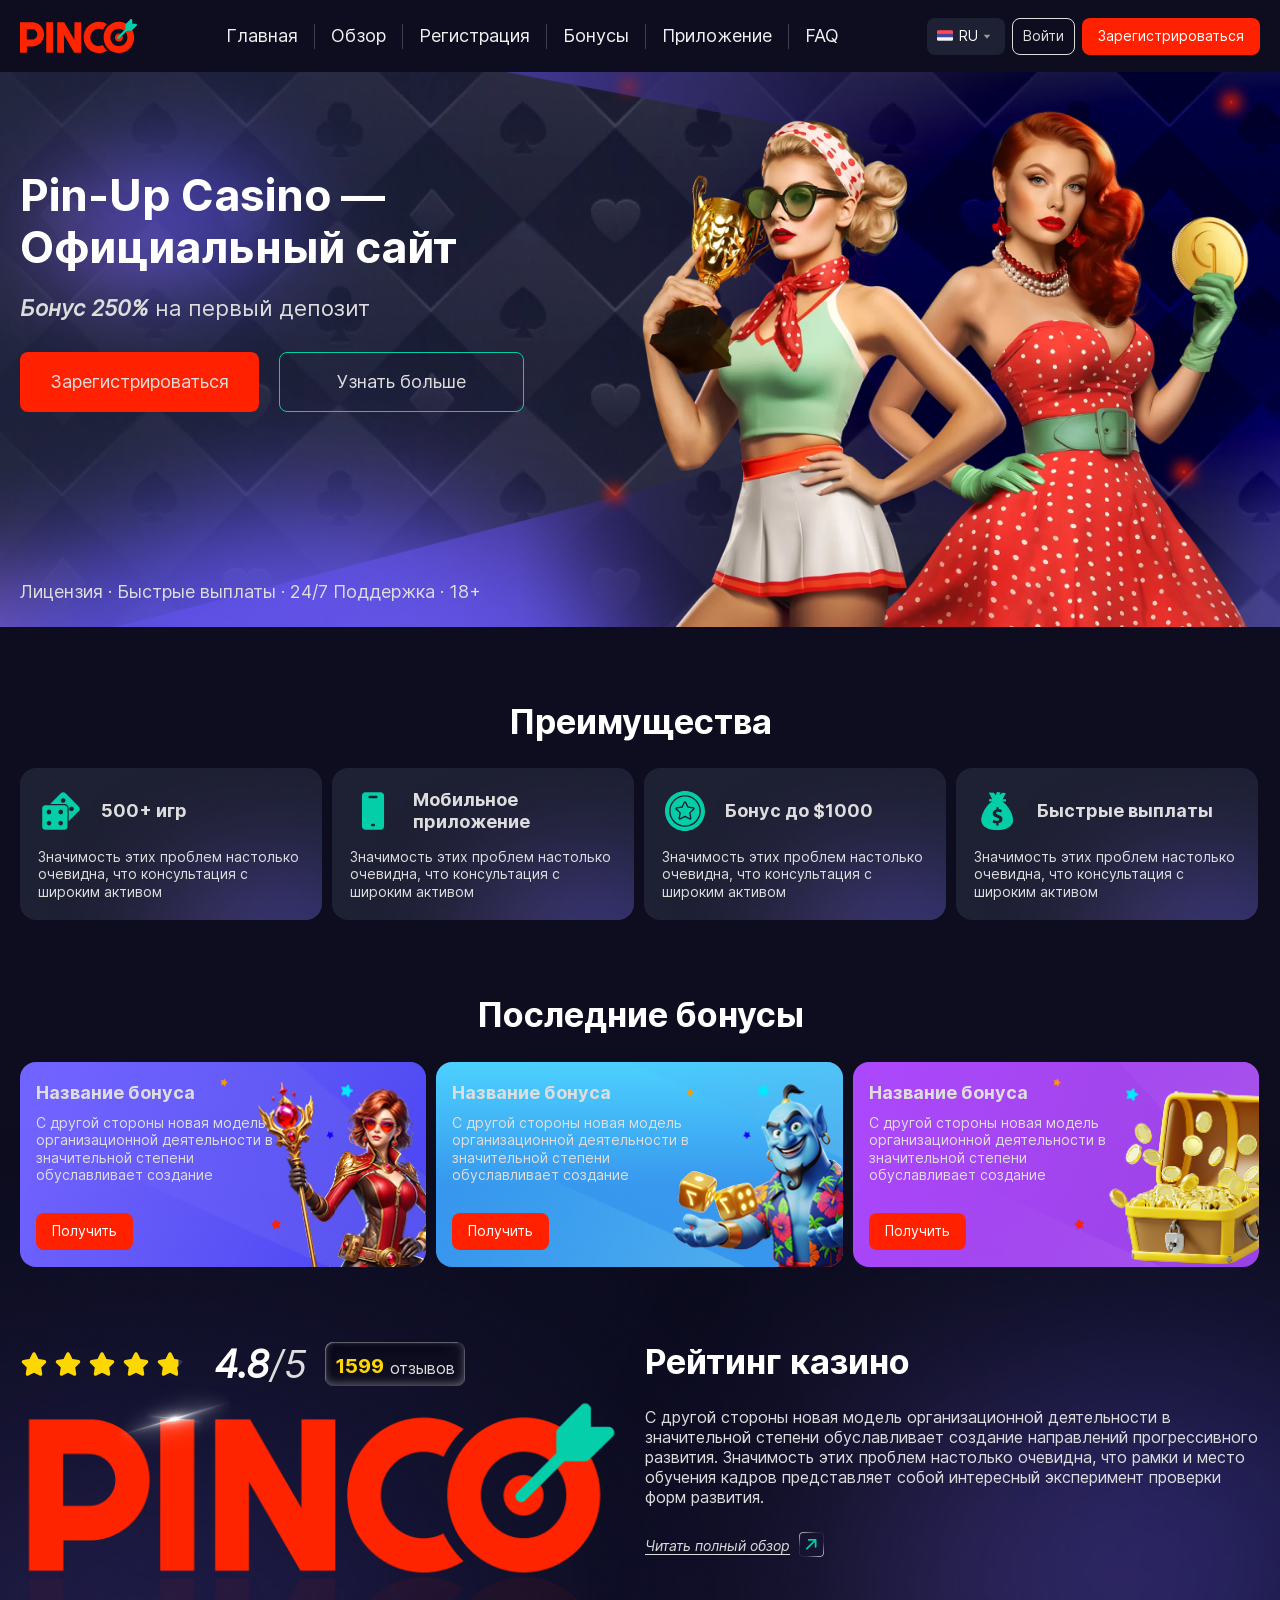
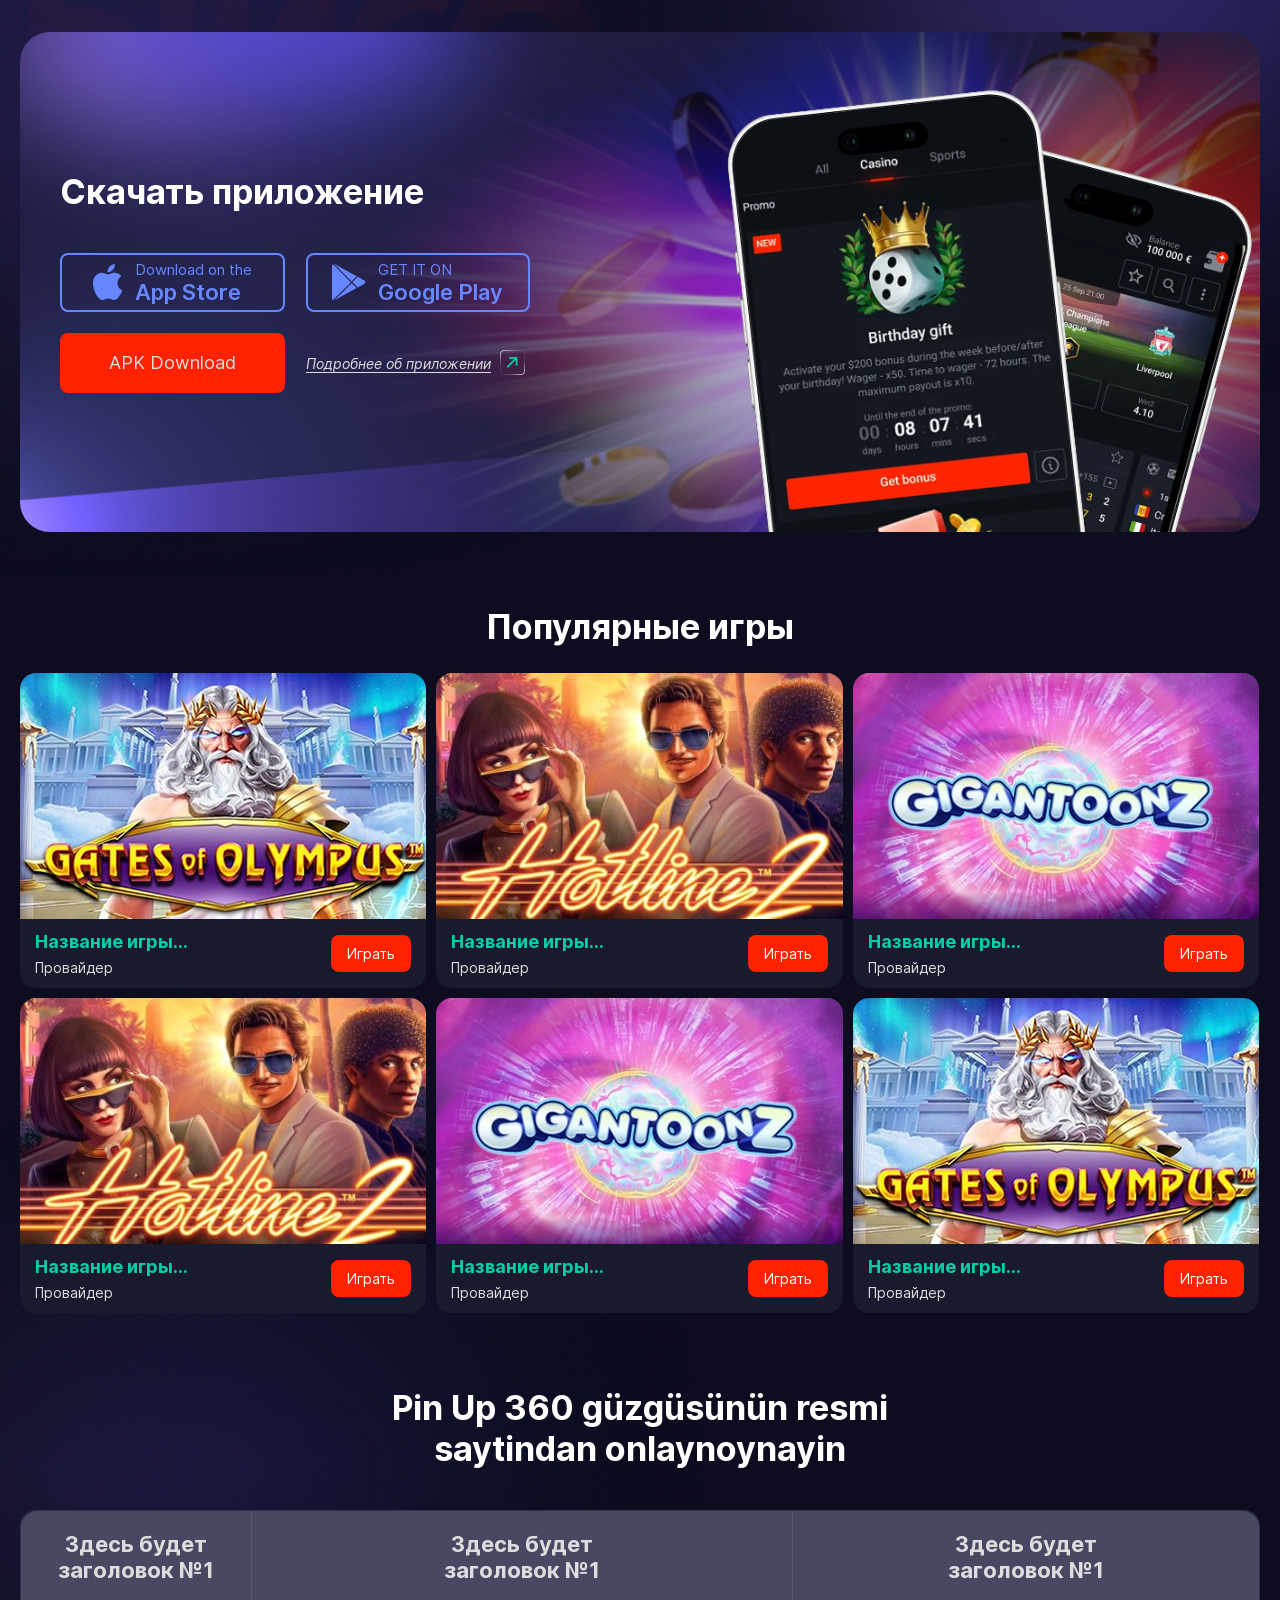
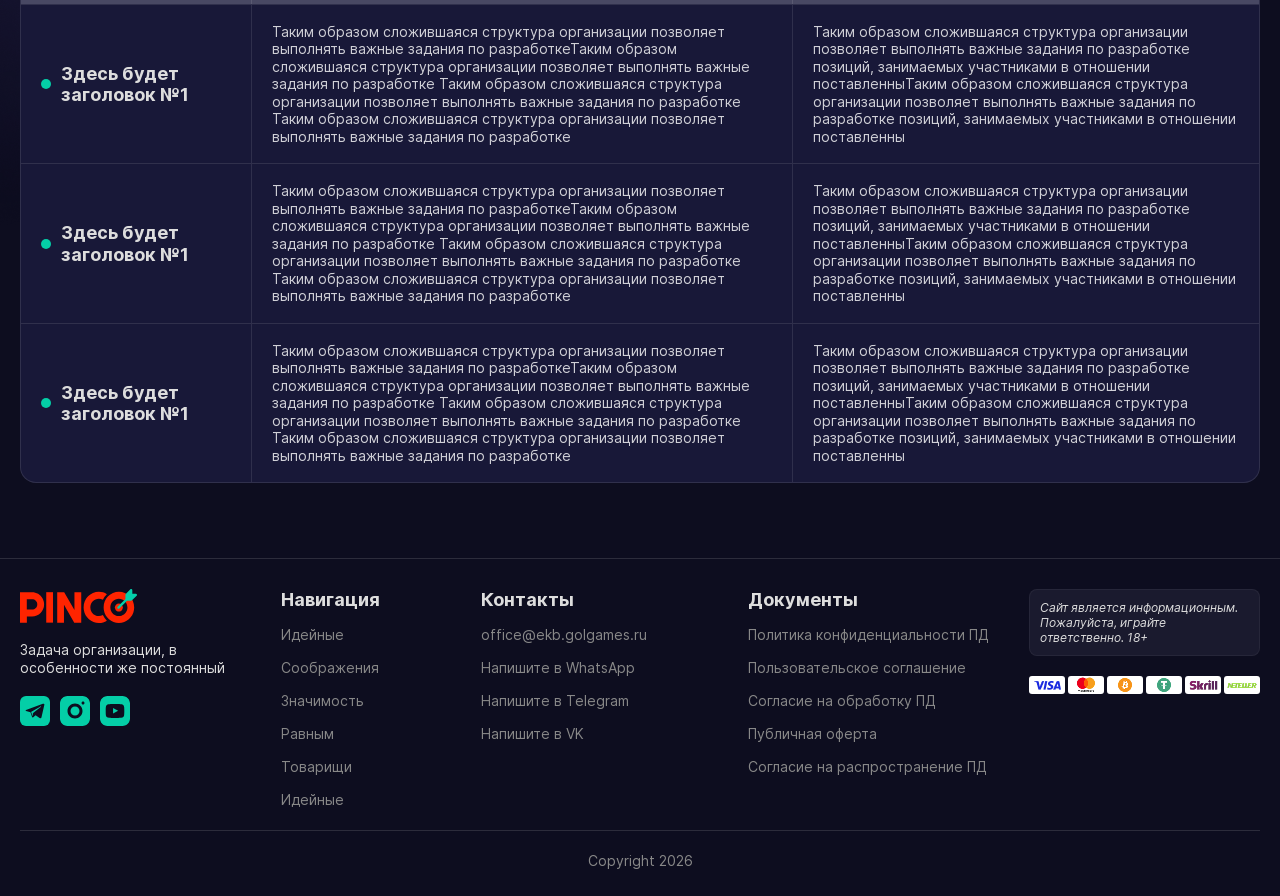
<file: index.html>
<!DOCTYPE html>
<html lang="ru">
<head>
    <meta charset="UTF-8">
    <meta name="viewport" content="width=device-width, initial-scale=1.0">
    <meta http-equiv="X-UA-Compatible" content="ie=edge">
    <title></title>
    <link rel="stylesheet" href="style.css">
</head>
<body>

<header>
    <div class="container">
        <div class="header-main G-align-center G-justify-between">
            <a href="#" class="logo G-flex"><img src="./assets/img/logo.svg" alt="logo"></a>
            <div class="menu-mobile">
                <nav class="header-menu" aria-label="Главное меню">
                    <ul>
                        <li><a href="#">Главная</a></li>
                        <li><a href="#">Обзор</a></li>
                        <li><a href="#">Регистрация</a></li>
                        <li><a href="#">Бонусы</a></li>
                        <li><a href="#">Приложение</a></li>
                        <li><a href="#">FAQ</a></li>
                    </ul>
                </nav>
                <div class="leng-mobile">
                    <a href="/ru/" hreflang="ru" class="leng-mobile-name">
                        <img src="./assets/img/ru.png" alt="ru"> RU
                    </a>
                    <a href="/en/" hreflang="en" class="leng-mobile-name">
                        <img src="./assets/img/en.png" alt="en"> EN
                    </a>
                    <a href="/az/" hreflang="az" class="leng-mobile-name">
                        <img src="./assets/img/az.png" alt="az"> AZ
                    </a>
                    <a href="/uz/" hreflang="uz" class="leng-mobile-name">
                        <img src="./assets/img/uz.png" alt="uz"> UZ
                    </a>
                    <a href="/pt/" hreflang="pt" class="leng-mobile-name">
                        <img src="./assets/img/pt.png" alt="pt"> PT
                    </a>
                    <a href="/es/" hreflang="es" class="leng-mobile-name">
                        <img src="./assets/img/es.png" alt="es"> ES
                    </a>
                </div>
            </div>


            <div class="header-btn G-align-center">
                <a href="#" class="btn-href game-now-mob">Играть сейчас</a>
                <div class="header-lang">
                    <div class="lang-current">
                        <img src="./assets/img/ru.png" alt="ru"> RU
                    </div>
                    <div class="lang-dropdown">
                        <ul>
                            <li>
                                <a href="/en/" hreflang="en" class="header-lang-item">
                                    <img src="./assets/img/en.png" alt="en"> EN
                                </a>
                            </li>
                            <li>
                                <a href="/az/" hreflang="az" class="header-lang-item">
                                    <img src="./assets/img/az.png" alt="az"> AZ
                                </a>
                            </li>
                            <li>
                                <a href="/tr/" hreflang="tr" class="header-lang-item">
                                    <img src="./assets/img/tr.png" alt="tr"> TR
                                </a>
                            </li>
                            <li>
                                <a href="/uz/" hreflang="uz" class="header-lang-item">
                                    <img src="./assets/img/uz.png" alt="uz"> UZ
                                </a>
                            </li>
                            <li>
                                <a href="/pt/" hreflang="pt" class="header-lang-item">
                                    <img src="./assets/img/pt.png" alt="pt"> PT
                                </a>
                            </li>
                            <li>
                                <a href="/es/" hreflang="es" class="header-lang-item">
                                    <img src="./assets/img/es.png" alt="es"> ES
                                </a>
                            </li>
                        </ul>
                    </div>
                </div>
                <div class="btn-for-desktop G-align-center">
                    <a href="#" class="btn-login">Войти</a>
                    <a href="#" class="btn-href">Зарегистрироваться</a>
                </div>
                <button class="open-menu">
                    <span></span>
                    <span></span>
                    <span></span>
                </button>
            </div>


        </div>
    </div>
</header>
<main>
    <section class="pin-casino-min">
        <div class="container">
            <div class="pin-casino">
                <div class="pin-casino-info">
                    <h1>Pin-Up Casino — Официальный сайт</h1>
                    <h3><span>Бонус 250%</span> на первый депозит</h3>
                    <div class="pin-casino-btn G-align-center">
                        <a href="#" class="btn">Зарегистрироваться</a>
                        <a href="#" class="btn-liner">Узнать больше</a>
                    </div>
                </div>
                <div class="pin-casino-text">
                    <p>Лицензия · Быстрые выплаты · 24/7 Поддержка · 18+</p>
                </div>
            </div>
            <div class="banner-girls G-align-end">
                <img src="./assets/img/girl-1.webp" class="girl-left" alt="girl">
                <img src="./assets/img/girl-2.webp" class="girl-right" alt="girl">
            </div>
        </div>
    </section>
    <section class="section-margin">
        <div class="container">
            <h2>Преимущества</h2>
            <div class="advantages-flex G-flex-wrap">
                <div class="advantages-cards G-flex-column">
                    <div class="advantages-name G-align-center">
                        <img src="./assets/img/icon-game-zar.svg" alt="игр">
                        <h4>500+ игр</h4>
                    </div>
                    <p>
                        Значимость этих проблем настолько очевидна, что консультация с широким активом
                    </p>
                </div>
                <div class="advantages-cards G-flex-column">
                    <div class="advantages-name G-align-center">
                        <img src="./assets/img/icon-mobile-app.svg" alt="Мобильное приложение">
                        <h4>Мобильное приложение</h4>
                    </div>
                    <p>
                        Значимость этих проблем настолько очевидна, что консультация с широким активом
                    </p>
                </div>
                <div class="advantages-cards G-flex-column">
                    <div class="advantages-name G-align-center">
                        <img src="./assets/img/icon-bonus.svg" alt="Бонус">
                        <h4>Бонус до $1000</h4>
                    </div>
                    <p>
                        Значимость этих проблем настолько очевидна, что консультация с широким активом
                    </p>
                </div>
                <div class="advantages-cards G-flex-column">
                    <div class="advantages-name G-align-center">
                        <img src="./assets/img/icon-payouts.svg" alt="Быстрые выплаты">
                        <h4>Быстрые выплаты</h4>
                    </div>
                    <p>
                        Значимость этих проблем настолько очевидна, что консультация с широким активом
                    </p>
                </div>
            </div>
        </div>
    </section>
    <section class="section-margin">
        <div class="container">
            <h2>Последние бонусы</h2>
            <div class="latest-bonuses-flex G-flex-wrap">
                <div class="latest-bonuses-cards cards-grad-blue">
                    <img src="./assets/img/bonuses-1.png" alt="">
                    <div class="latest-bonuses-text">
                        <h4>Название бонуса</h4>
                        <p>С другой стороны новая модель организационной
                            деятельности в значительной степени обуславливает создание</p>
                        <a href="#" class="btn-href">Получить</a>
                    </div>
                </div>
                <div class="latest-bonuses-cards cards-grad-green">
                    <img src="./assets/img/bonuses-2.png" alt="">
                    <div class="latest-bonuses-text">
                        <h4>Название бонуса</h4>
                        <p>С другой стороны новая модель организационной
                            деятельности в значительной степени обуславливает создание</p>
                        <a href="#" class="btn-href">Получить</a>
                    </div>
                </div>
                <div class="latest-bonuses-cards cards-grad-orange">
                    <img src="./assets/img/bonuses-3.png" alt="">
                    <div class="latest-bonuses-text">
                        <h4>Название бонуса</h4>
                        <p>С другой стороны новая модель организационной
                            деятельности в значительной степени обуславливает создание</p>
                        <a href="#" class="btn-href">Получить</a>
                    </div>
                </div>
            </div>
        </div>
    </section>
    <section class="casino-rating-min section-margin">
        <div class="container">
            <div class="casino-rating-flex G-align-start">
                <div class="casino-rating-col">
                    <div class="rating-wrap G-align-center">
                        <div class="stars">
                            <svg width="48" height="48" viewBox="0 0 50 50" xmlns="http://www.w3.org/2000/svg">
                                <defs>
                                    <clipPath id="c1">
                                        <rect x="0" y="0" width="50" height="50"></rect>
                                    </clipPath>
                                </defs>
                                <path d="M32.8843 16.1407L27.839 5.9188C27.3031 4.83442 26.2187 4.15942 25.0093 4.15942C23.8 4.15942 22.714 4.83442 22.1781 5.9188L17.1109 16.1579L5.82964 17.7969C4.6312 17.9704 3.65464 18.7938 3.2812 19.9454C2.9062 21.0954 3.21245 22.336 4.07964 23.1813L12.2515 31.1657L10.325 42.4016C10.1203 43.5938 10.6015 44.7782 11.5796 45.4891C12.1328 45.8907 12.7796 46.0954 13.4312 46.0954C13.9328 46.0954 14.4375 45.9735 14.9031 45.7297L25.0234 40.425L35.114 45.7297C36.1859 46.2922 37.4593 46.2016 38.4375 45.4891C39.4156 44.7782 39.8984 43.5954 39.6937 42.4016L37.775 31.1391L45.939 23.1813C46.8062 22.336 47.1109 21.0969 46.7374 19.9454C46.364 18.7938 45.3875 17.9704 44.189 17.7969L32.9078 16.1579L32.8843 16.1407Z"
                                      fill="#2e3260"></path>
                                <path d="M32.8843 16.1407L27.839 5.9188C27.3031 4.83442 26.2187 4.15942 25.0093 4.15942C23.8 4.15942 22.714 4.83442 22.1781 5.9188L17.1109 16.1579L5.82964 17.7969C4.6312 17.9704 3.65464 18.7938 3.2812 19.9454C2.9062 21.0954 3.21245 22.336 4.07964 23.1813L12.2515 31.1657L10.325 42.4016C10.1203 43.5938 10.6015 44.7782 11.5796 45.4891C12.1328 45.8907 12.7796 46.0954 13.4312 46.0954C13.9328 46.0954 14.4375 45.9735 14.9031 45.7297L25.0234 40.425L35.114 45.7297C36.1859 46.2922 37.4593 46.2016 38.4375 45.4891C39.4156 44.7782 39.8984 43.5954 39.6937 42.4016L37.775 31.1391L45.939 23.1813C46.8062 22.336 47.1109 21.0969 46.7374 19.9454C46.364 18.7938 45.3875 17.9704 44.189 17.7969L32.9078 16.1579L32.8843 16.1407Z"
                                      fill="#FFD700" clip-path="url(#c1)"></path>
                            </svg>
                            <svg width="48" height="48" viewBox="0 0 50 50" xmlns="http://www.w3.org/2000/svg">
                                <defs>
                                    <clipPath id="c2">
                                        <rect x="0" y="0" width="50" height="50"></rect>
                                    </clipPath>
                                </defs>
                                <path d="M32.8843 16.1407L27.839 5.9188C27.3031 4.83442 26.2187 4.15942 25.0093 4.15942C23.8 4.15942 22.714 4.83442 22.1781 5.9188L17.1109 16.1579L5.82964 17.7969C4.6312 17.9704 3.65464 18.7938 3.2812 19.9454C2.9062 21.0954 3.21245 22.336 4.07964 23.1813L12.2515 31.1657L10.325 42.4016C10.1203 43.5938 10.6015 44.7782 11.5796 45.4891C12.1328 45.8907 12.7796 46.0954 13.4312 46.0954C13.9328 46.0954 14.4375 45.9735 14.9031 45.7297L25.0234 40.425L35.114 45.7297C36.1859 46.2922 37.4593 46.2016 38.4375 45.4891C39.4156 44.7782 39.8984 43.5954 39.6937 42.4016L37.775 31.1391L45.939 23.1813C46.8062 22.336 47.1109 21.0969 46.7374 19.9454C46.364 18.7938 45.3875 17.9704 44.189 17.7969L32.9078 16.1579L32.8843 16.1407Z"
                                      fill="#2e3260"></path>
                                <path d="M32.8843 16.1407L27.839 5.9188C27.3031 4.83442 26.2187 4.15942 25.0093 4.15942C23.8 4.15942 22.714 4.83442 22.1781 5.9188L17.1109 16.1579L5.82964 17.7969C4.6312 17.9704 3.65464 18.7938 3.2812 19.9454C2.9062 21.0954 3.21245 22.336 4.07964 23.1813L12.2515 31.1657L10.325 42.4016C10.1203 43.5938 10.6015 44.7782 11.5796 45.4891C12.1328 45.8907 12.7796 46.0954 13.4312 46.0954C13.9328 46.0954 14.4375 45.9735 14.9031 45.7297L25.0234 40.425L35.114 45.7297C36.1859 46.2922 37.4593 46.2016 38.4375 45.4891C39.4156 44.7782 39.8984 43.5954 39.6937 42.4016L37.775 31.1391L45.939 23.1813C46.8062 22.336 47.1109 21.0969 46.7374 19.9454C46.364 18.7938 45.3875 17.9704 44.189 17.7969L32.9078 16.1579L32.8843 16.1407Z"
                                      fill="#FFD700" clip-path="url(#c2)"></path>
                            </svg>
                            <svg width="48" height="48" viewBox="0 0 50 50" xmlns="http://www.w3.org/2000/svg">
                                <defs>
                                    <clipPath id="c3">
                                        <rect x="0" y="0" width="50" height="50"></rect>
                                    </clipPath>
                                </defs>
                                <path d="M32.8843 16.1407L27.839 5.9188C27.3031 4.83442 26.2187 4.15942 25.0093 4.15942C23.8 4.15942 22.714 4.83442 22.1781 5.9188L17.1109 16.1579L5.82964 17.7969C4.6312 17.9704 3.65464 18.7938 3.2812 19.9454C2.9062 21.0954 3.21245 22.336 4.07964 23.1813L12.2515 31.1657L10.325 42.4016C10.1203 43.5938 10.6015 44.7782 11.5796 45.4891C12.1328 45.8907 12.7796 46.0954 13.4312 46.0954C13.9328 46.0954 14.4375 45.9735 14.9031 45.7297L25.0234 40.425L35.114 45.7297C36.1859 46.2922 37.4593 46.2016 38.4375 45.4891C39.4156 44.7782 39.8984 43.5954 39.6937 42.4016L37.775 31.1391L45.939 23.1813C46.8062 22.336 47.1109 21.0969 46.7374 19.9454C46.364 18.7938 45.3875 17.9704 44.189 17.7969L32.9078 16.1579L32.8843 16.1407Z"
                                      fill="#2e3260"></path>
                                <path d="M32.8843 16.1407L27.839 5.9188C27.3031 4.83442 26.2187 4.15942 25.0093 4.15942C23.8 4.15942 22.714 4.83442 22.1781 5.9188L17.1109 16.1579L5.82964 17.7969C4.6312 17.9704 3.65464 18.7938 3.2812 19.9454C2.9062 21.0954 3.21245 22.336 4.07964 23.1813L12.2515 31.1657L10.325 42.4016C10.1203 43.5938 10.6015 44.7782 11.5796 45.4891C12.1328 45.8907 12.7796 46.0954 13.4312 46.0954C13.9328 46.0954 14.4375 45.9735 14.9031 45.7297L25.0234 40.425L35.114 45.7297C36.1859 46.2922 37.4593 46.2016 38.4375 45.4891C39.4156 44.7782 39.8984 43.5954 39.6937 42.4016L37.775 31.1391L45.939 23.1813C46.8062 22.336 47.1109 21.0969 46.7374 19.9454C46.364 18.7938 45.3875 17.9704 44.189 17.7969L32.9078 16.1579L32.8843 16.1407Z"
                                      fill="#FFD700" clip-path="url(#c3)"></path>
                            </svg>
                            <svg width="48" height="48" viewBox="0 0 50 50" xmlns="http://www.w3.org/2000/svg">
                                <defs>
                                    <clipPath id="c4">
                                        <rect x="0" y="0" width="50" height="50"></rect>
                                    </clipPath>
                                </defs>
                                <path d="M32.8843 16.1407L27.839 5.9188C27.3031 4.83442 26.2187 4.15942 25.0093 4.15942C23.8 4.15942 22.714 4.83442 22.1781 5.9188L17.1109 16.1579L5.82964 17.7969C4.6312 17.9704 3.65464 18.7938 3.2812 19.9454C2.9062 21.0954 3.21245 22.336 4.07964 23.1813L12.2515 31.1657L10.325 42.4016C10.1203 43.5938 10.6015 44.7782 11.5796 45.4891C12.1328 45.8907 12.7796 46.0954 13.4312 46.0954C13.9328 46.0954 14.4375 45.9735 14.9031 45.7297L25.0234 40.425L35.114 45.7297C36.1859 46.2922 37.4593 46.2016 38.4375 45.4891C39.4156 44.7782 39.8984 43.5954 39.6937 42.4016L37.775 31.1391L45.939 23.1813C46.8062 22.336 47.1109 21.0969 46.7374 19.9454C46.364 18.7938 45.3875 17.9704 44.189 17.7969L32.9078 16.1579L32.8843 16.1407Z"
                                      fill="#2e3260"></path>
                                <path d="M32.8843 16.1407L27.839 5.9188C27.3031 4.83442 26.2187 4.15942 25.0093 4.15942C23.8 4.15942 22.714 4.83442 22.1781 5.9188L17.1109 16.1579L5.82964 17.7969C4.6312 17.9704 3.65464 18.7938 3.2812 19.9454C2.9062 21.0954 3.21245 22.336 4.07964 23.1813L12.2515 31.1657L10.325 42.4016C10.1203 43.5938 10.6015 44.7782 11.5796 45.4891C12.1328 45.8907 12.7796 46.0954 13.4312 46.0954C13.9328 46.0954 14.4375 45.9735 14.9031 45.7297L25.0234 40.425L35.114 45.7297C36.1859 46.2922 37.4593 46.2016 38.4375 45.4891C39.4156 44.7782 39.8984 43.5954 39.6937 42.4016L37.775 31.1391L45.939 23.1813C46.8062 22.336 47.1109 21.0969 46.7374 19.9454C46.364 18.7938 45.3875 17.9704 44.189 17.7969L32.9078 16.1579L32.8843 16.1407Z"
                                      fill="#FFD700" clip-path="url(#c4)"></path>
                            </svg>
                            <svg width="48" height="48" viewBox="0 0 50 50" xmlns="http://www.w3.org/2000/svg">
                                <defs>
                                    <clipPath id="c5">
                                        <rect x="0" y="0" width="39.99999999999999" height="50"></rect>
                                    </clipPath>
                                </defs>
                                <path d="M32.8843 16.1407L27.839 5.9188C27.3031 4.83442 26.2187 4.15942 25.0093 4.15942C23.8 4.15942 22.714 4.83442 22.1781 5.9188L17.1109 16.1579L5.82964 17.7969C4.6312 17.9704 3.65464 18.7938 3.2812 19.9454C2.9062 21.0954 3.21245 22.336 4.07964 23.1813L12.2515 31.1657L10.325 42.4016C10.1203 43.5938 10.6015 44.7782 11.5796 45.4891C12.1328 45.8907 12.7796 46.0954 13.4312 46.0954C13.9328 46.0954 14.4375 45.9735 14.9031 45.7297L25.0234 40.425L35.114 45.7297C36.1859 46.2922 37.4593 46.2016 38.4375 45.4891C39.4156 44.7782 39.8984 43.5954 39.6937 42.4016L37.775 31.1391L45.939 23.1813C46.8062 22.336 47.1109 21.0969 46.7374 19.9454C46.364 18.7938 45.3875 17.9704 44.189 17.7969L32.9078 16.1579L32.8843 16.1407Z"
                                      fill="#2e3260"></path>
                                <path d="M32.8843 16.1407L27.839 5.9188C27.3031 4.83442 26.2187 4.15942 25.0093 4.15942C23.8 4.15942 22.714 4.83442 22.1781 5.9188L17.1109 16.1579L5.82964 17.7969C4.6312 17.9704 3.65464 18.7938 3.2812 19.9454C2.9062 21.0954 3.21245 22.336 4.07964 23.1813L12.2515 31.1657L10.325 42.4016C10.1203 43.5938 10.6015 44.7782 11.5796 45.4891C12.1328 45.8907 12.7796 46.0954 13.4312 46.0954C13.9328 46.0954 14.4375 45.9735 14.9031 45.7297L25.0234 40.425L35.114 45.7297C36.1859 46.2922 37.4593 46.2016 38.4375 45.4891C39.4156 44.7782 39.8984 43.5954 39.6937 42.4016L37.775 31.1391L45.939 23.1813C46.8062 22.336 47.1109 21.0969 46.7374 19.9454C46.364 18.7938 45.3875 17.9704 44.189 17.7969L32.9078 16.1579L32.8843 16.1407Z"
                                      fill="#FFD700" clip-path="url(#c5)"></path>
                            </svg>
                        </div>
                        <div class="score-display G-align-center">
                            <span class="score">4.8</span>
                            <p>/5</p>
                        </div>
                        <div class="rating-count G-align-end">
                            <strong>1599</strong> <span>отзывов</span>
                        </div>
                    </div>
                    <div class="rating-pinco G-flex">
                        <img src="./assets/img/pinco-log.png" alt="pinco">
                    </div>
                </div>

                <div class="casino-rating-info">
                    <h2>Рейтинг казино</h2>
                    <p>
                        С другой стороны новая модель организационной деятельности в значительной степени обуславливает
                        создание направлений прогрессивного развития. Значимость этих проблем настолько очевидна, что
                        рамки
                        и место обучения кадров представляет собой интересный эксперимент проверки форм развития. 
                    </p>
                    <a href="#" class="href-arrow">
                        <span>Читать полный обзор</span>
                        <div class="circle-arrow">
                            <i class="circle-icon"></i>
                        </div>
                    </a>
                </div>
            </div>
        </div>
    </section>
    <section class="section-margin">
        <div class="container">
            <div class="download-app">
                <div class="download-app-info">
                    <h2>Скачать приложение</h2>
                    <div class="appications G-align-center">
                        <a href="#" class="appication-href">
                            <svg xmlns="http://www.w3.org/2000/svg" width="30" height="36" viewBox="0 0 30 36"
                                 fill="none">
                                <path d="M24.4523 19.1072C24.4143 14.5698 28.1732 12.3581 28.3482 12.2593C26.2176 9.15836 22.9152 8.73274 21.751 8.70234C18.9737 8.41356 16.2876 10.3593 14.8723 10.3593C13.4341 10.3593 11.2578 8.73274 8.90659 8.77838C5.88568 8.82394 3.06266 10.5721 1.51799 13.2778C-1.67791 18.8032 0.703819 26.9203 3.77034 31.3893C5.29974 33.5782 7.08799 36.0179 9.43165 35.9343C11.722 35.8431 12.5819 34.475 15.344 34.475C18.0833 34.475 18.8899 35.9343 21.2792 35.8811C23.737 35.8431 25.2893 33.6846 26.7655 31.4805C28.5385 28.9724 29.2461 26.5023 29.2766 26.3807C29.2157 26.3427 24.498 24.5415 24.4523 19.1072ZM19.94 5.76102C21.1727 4.21817 22.0173 2.1281 21.7814 0C20.0009 0.0759625 17.7637 1.23122 16.4854 2.73612C15.3516 4.06616 14.3319 6.23982 14.5983 8.28434C16.5919 8.42872 18.654 7.27347 19.94 5.76102Z"
                                      fill="#6687FF"/>
                            </svg>
                            <div class="appication-app">
                                <span>Download on the</span>
                                <strong>App Store</strong>
                            </div>
                        </a>
                        <a href="#" class="appication-href">
                            <svg xmlns="http://www.w3.org/2000/svg" width="34" height="37" viewBox="0 0 34 37"
                                 fill="none">
                                <path d="M0.847728 36.1283C0.282549 35.846 0 35.1404 0 34.4348C0 34.2936 0 34.0114 0 33.8703C0 23.4269 0 12.9835 0 2.68131C0 2.1168 0.141275 1.69347 0.282549 1.12896C0.423905 0.84666 0.706454 0.564443 0.989085 0.282227C7.06462 6.35062 12.9989 12.419 18.9331 18.4875C12.8576 24.1325 6.92334 30.0599 0.847728 36.1283Z"
                                      fill="#6687FF"/>
                                <path d="M24.8672 12.278C23.1716 13.9715 21.3348 15.665 19.6394 17.4996C13.9877 11.7135 8.19468 5.92729 2.54297 0.141108C2.54297 0.141108 2.54297 0 2.68424 0C10.0315 4.09263 17.3787 8.18535 24.8672 12.278Z"
                                      fill="#6687FF"/>
                                <path d="M2.54297 36.1282C8.19468 30.4832 13.9877 24.8382 19.6394 19.1931C21.1936 20.7455 22.8891 22.2979 24.7259 23.9914C17.3787 28.0841 10.0315 32.1767 2.68424 36.1282H2.54297Z"
                                      fill="#6687FF"/>
                                <path d="M25.7155 23.427C23.8787 21.7335 22.1832 20.04 20.3464 18.3465C22.1832 16.5118 24.0201 14.6772 25.8568 12.8425C26.422 13.1247 26.9871 13.407 27.5523 13.8304C28.9652 14.6772 30.5195 15.3828 31.9324 16.2295C32.3563 16.3706 32.6389 16.6529 32.9214 17.0763C33.4866 17.7819 33.4866 18.4876 32.9214 19.1932C32.6389 19.4754 32.3563 19.7577 31.9324 19.8988C29.9543 21.169 27.835 22.298 25.7155 23.427Z"
                                      fill="#6687FF"/>
                            </svg>
                            <div class="appication-app">
                                <span>GET IT ON</span>
                                <strong>Google Play</strong>
                            </div>
                        </a>
                    </div>
                    <div class="ark-download G-align-center">
                        <a href="#" class="btn">
                            APK Download
                        </a>
                        <a href="#" class="href-arrow">
                            <span>Подробнее об приложении</span>
                            <div class="circle-arrow">
                                <i class="circle-icon"></i>
                            </div>
                        </a>
                    </div>
                </div>
                <div class="download-phones G-flex">
                    <img src="./assets/img/phones.png" alt="phones">
                </div>
            </div>
        </div>
    </section>
    <section class="section-margin">
        <div class="container">
            <h2>Популярные игры</h2>
            <div class="popular-games-wrap G-flex-wrap">
                <div class="popular-games-box G-flex-column">
                    <img src="./assets/img/games-1.png" alt="games">
                    <div class="popular-games-info G-align-center G-justify-between">
                        <div class="popular-games-name">
                            <h4 class="popular-games-title">Название игры...</h4>
                            <p>Провайдер</p>
                        </div>
                        <a href="#" class="btn-href">Играть</a>
                    </div>
                </div>
                <div class="popular-games-box G-flex-column">
                    <img src="./assets/img/games-2.png" alt="games">
                    <div class="popular-games-info G-align-center G-justify-between">
                        <div class="popular-games-name">
                            <h4 class="popular-games-title">Название игры...</h4>
                            <p>Провайдер</p>
                        </div>
                        <a href="#" class="btn-href">Играть</a>
                    </div>
                </div>
                <div class="popular-games-box G-flex-column">
                    <img src="./assets/img/games-3.png" alt="games">
                    <div class="popular-games-info G-align-center G-justify-between">
                        <div class="popular-games-name">
                            <h4 class="popular-games-title">Название игры...</h4>
                            <p>Провайдер</p>
                        </div>
                        <a href="#" class="btn-href">Играть</a>
                    </div>
                </div>
                <div class="popular-games-box G-flex-column">
                    <img src="./assets/img/games-2.png" alt="games">
                    <div class="popular-games-info G-align-center G-justify-between">
                        <div class="popular-games-name">
                            <h4 class="popular-games-title">Название игры...</h4>
                            <p>Провайдер</p>
                        </div>
                        <a href="#" class="btn-href">Играть</a>
                    </div>
                </div>
                <div class="popular-games-box G-flex-column">
                    <img src="./assets/img/games-3.png" alt="games">
                    <div class="popular-games-info G-align-center G-justify-between">
                        <div class="popular-games-name">
                            <h4 class="popular-games-title">Название игры...</h4>
                            <p>Провайдер</p>
                        </div>
                        <a href="#" class="btn-href">Играть</a>
                    </div>
                </div>
                <div class="popular-games-box G-flex-column">
                    <img src="./assets/img/games-1.png" alt="games">
                    <div class="popular-games-info G-align-center G-justify-between">
                        <div class="popular-games-name">
                            <h4 class="popular-games-title">Название игры...</h4>
                            <p>Провайдер</p>
                        </div>
                        <a href="#" class="btn-href">Играть</a>
                    </div>
                </div>
            </div>
        </div>
    </section>
    <section class="section-fon section-margin">
        <div class="container">
            <div class="section-main">
                <h2>Pin Up 360 güzgüsünün resmi
                    saytindan onlaynoynayin</h2>
                <div class="section-table">
                    <table>
                        <thead>
                        <tr>
                            <th><h3>Здесь будет
                                <br> заголовок №1 </h3></th>
                            <th><h3>Здесь будет
                                <br> заголовок №1 </h3></th>
                            <th><h3>Здесь будет
                                <br> заголовок №1 </h3></th>
                        </tr>
                        </thead>
                        <tbody>
                        <tr>
                            <td>
                                <div class="section-title G-align-center">
                                    <span class="circle-tab"></span>
                                    <h4>Здесь будет
                                        заголовок №1 </h4>
                                </div>
                            </td>
                            <td>
                                <p>
                                    Таким образом сложившаяся структура организации позволяет выполнять важные задания
                                    по разработкеТаким образом сложившаяся структура организации позволяет выполнять
                                    важные задания по разработке Таким образом сложившаяся структура организации
                                    позволяет выполнять важные задания по разработке Таким образом сложившаяся структура
                                    организации позволяет выполнять важные задания по разработке
                                </p>
                            </td>
                            <td>
                                <p>
                                    Таким образом сложившаяся структура организации позволяет выполнять важные задания
                                    по разработке позиций, занимаемых участниками в отношении поставленныТаким образом
                                    сложившаяся структура организации позволяет выполнять важные задания по разработке
                                    позиций, занимаемых участниками в отношении поставленны
                                </p>
                            </td>
                        </tr>
                        <tr>
                            <td>
                                <div class="section-title G-align-center">
                                    <span class="circle-tab"></span>
                                    <h4>Здесь будет
                                        заголовок №1 </h4>
                                </div>
                            </td>
                            <td>
                                <p>
                                    Таким образом сложившаяся структура организации позволяет выполнять важные задания
                                    по разработкеТаким образом сложившаяся структура организации позволяет выполнять
                                    важные задания по разработке Таким образом сложившаяся структура организации
                                    позволяет выполнять важные задания по разработке Таким образом сложившаяся структура
                                    организации позволяет выполнять важные задания по разработке
                                </p>
                            </td>
                            <td>
                                <p>
                                    Таким образом сложившаяся структура организации позволяет выполнять важные задания
                                    по разработке позиций, занимаемых участниками в отношении поставленныТаким образом
                                    сложившаяся структура организации позволяет выполнять важные задания по разработке
                                    позиций, занимаемых участниками в отношении поставленны
                                </p>
                            </td>
                        </tr>
                        <tr>
                            <td>
                                <div class="section-title G-align-center">
                                    <span class="circle-tab"></span>
                                    <h4>Здесь будет
                                        заголовок №1 </h4>
                                </div>
                            </td>
                            <td>
                                <p>
                                    Таким образом сложившаяся структура организации позволяет выполнять важные задания
                                    по разработкеТаким образом сложившаяся структура организации позволяет выполнять
                                    важные задания по разработке Таким образом сложившаяся структура организации
                                    позволяет выполнять важные задания по разработке Таким образом сложившаяся структура
                                    организации позволяет выполнять важные задания по разработке
                                </p>
                            </td>
                            <td>
                                <p>
                                    Таким образом сложившаяся структура организации позволяет выполнять важные задания
                                    по разработке позиций, занимаемых участниками в отношении поставленныТаким образом
                                    сложившаяся структура организации позволяет выполнять важные задания по разработке
                                    позиций, занимаемых участниками в отношении поставленны
                                </p>
                            </td>
                        </tr>
                        </tbody>
                    </table>
                </div>
            </div>
        </div>
    </section>
</main>

<footer class="section-margin">
    <div class="container">
        <div class="footer-main G-align-start G-justify-between">
            <div class="footer-head G-flex-column G-align-start">
                <a href="#" class="G-flex"><img src="./assets/img/logo.svg" alt="logo"></a>
                <p>
                    Задача организации, в особенности же постоянный
                </p>
                <div class="social-href G-align-center">
                    <a href="#" target="_blank" class="href-icon">
                        <img src="./assets/img/telegram.svg" alt="telegram">
                    </a>
                    <a href="#" target="_blank" class="href-icon">
                        <img src="./assets/img/instagram.svg" alt="instagram">
                    </a>
                    <a href="#" target="_blank" class="href-icon">
                        <img src="./assets/img/youtube.svg" alt="youtube">
                    </a>
                </div>
            </div>
            <div class="footer-content G-align-start">
                <div class="footer-menu">
                    <div class="opened-menu" onclick="toggleMenu(this)">
                        <h4>Навигация</h4>
                        <i class="caret-down-white"></i>
                    </div>
                    <ul class="menu-list">
                        <li><a href="#">Идейные</a></li>
                        <li><a href="#">Соображения</a></li>
                        <li><a href="#">Значимость</a></li>
                        <li><a href="#">Равным</a></li>
                        <li><a href="#">Товарищи</a></li>
                        <li><a href="#">Идейные</a></li>
                    </ul>
                </div>
                <div class="footer-menu">
                    <div class="opened-menu" onclick="toggleMenu(this)">
                        <h4>Контакты</h4>
                        <i class="caret-down-white"></i>
                    </div>
                    <ul class="menu-list">
                        <li><a href="#">office@ekb.golgames.ru</a></li>
                        <li><a href="#">Напишите в WhatsApp</a></li>
                        <li><a href="#">Напишите в Telegram</a></li>
                        <li><a href="#">Напишите в VK</a></li>
                    </ul>
                </div>
                <div class="footer-menu">
                    <div class="opened-menu" onclick="toggleMenu(this)">
                        <h4>Документы</h4>
                        <i class="caret-down-white"></i>
                    </div>
                    <ul class="menu-list">
                        <li><a href="#">Политика конфиденциальности ПД</a></li>
                        <li><a href="#">Пользовательское соглашение</a></li>
                        <li><a href="#">Согласие на обработку ПД</a></li>
                        <li><a href="#">Публичная оферта </a></li>
                        <li><a href="#">Согласие на распространение ПД</a></li>
                    </ul>
                </div>
            </div>

            <div class="footer-info">
                <div class="site-info">
                    <p>Сайт является информационным. Пожалуйста, играйте ответственно. 18+</p>
                </div>
                <div class="footer-paymnt G-align-center">
                    <div class="footer-logo G-center">
                        <img src="./assets/img/visa.png" alt="visa">
                    </div>
                    <div class="footer-logo G-center">
                        <img src="./assets/img/mastercard.png" alt="mastercard">
                    </div>
                    <div class="footer-logo G-center">
                        <img src="./assets/img/bitcoin.png" alt="bitcoin">
                    </div>
                    <div class="footer-logo G-center">
                        <img src="./assets/img/tbank.png" alt="tbank">
                    </div>
                    <div class="footer-logo G-center">
                        <img src="./assets/img/skrill.png" alt="skrill">
                    </div>
                    <div class="footer-logo G-center">
                        <img src="./assets/img/neteller.png" alt="neteller">
                    </div>
                </div>
            </div>
        </div>
        <div class="copyright G-center">
            <p>Сopyright 2026</p>
        </div>
    </div>
</footer>


<script src="./assets/js/jquery-3.6.4.js"></script>
<script src="https://snipp.ru/cdn/maskedinput/jquery.maskedinput.min.js"></script>
<script src="./assets/js/swiper-bundle.min.js"></script>
<script src="./assets/js/script.js"></script>

</body>
</html>
</file>
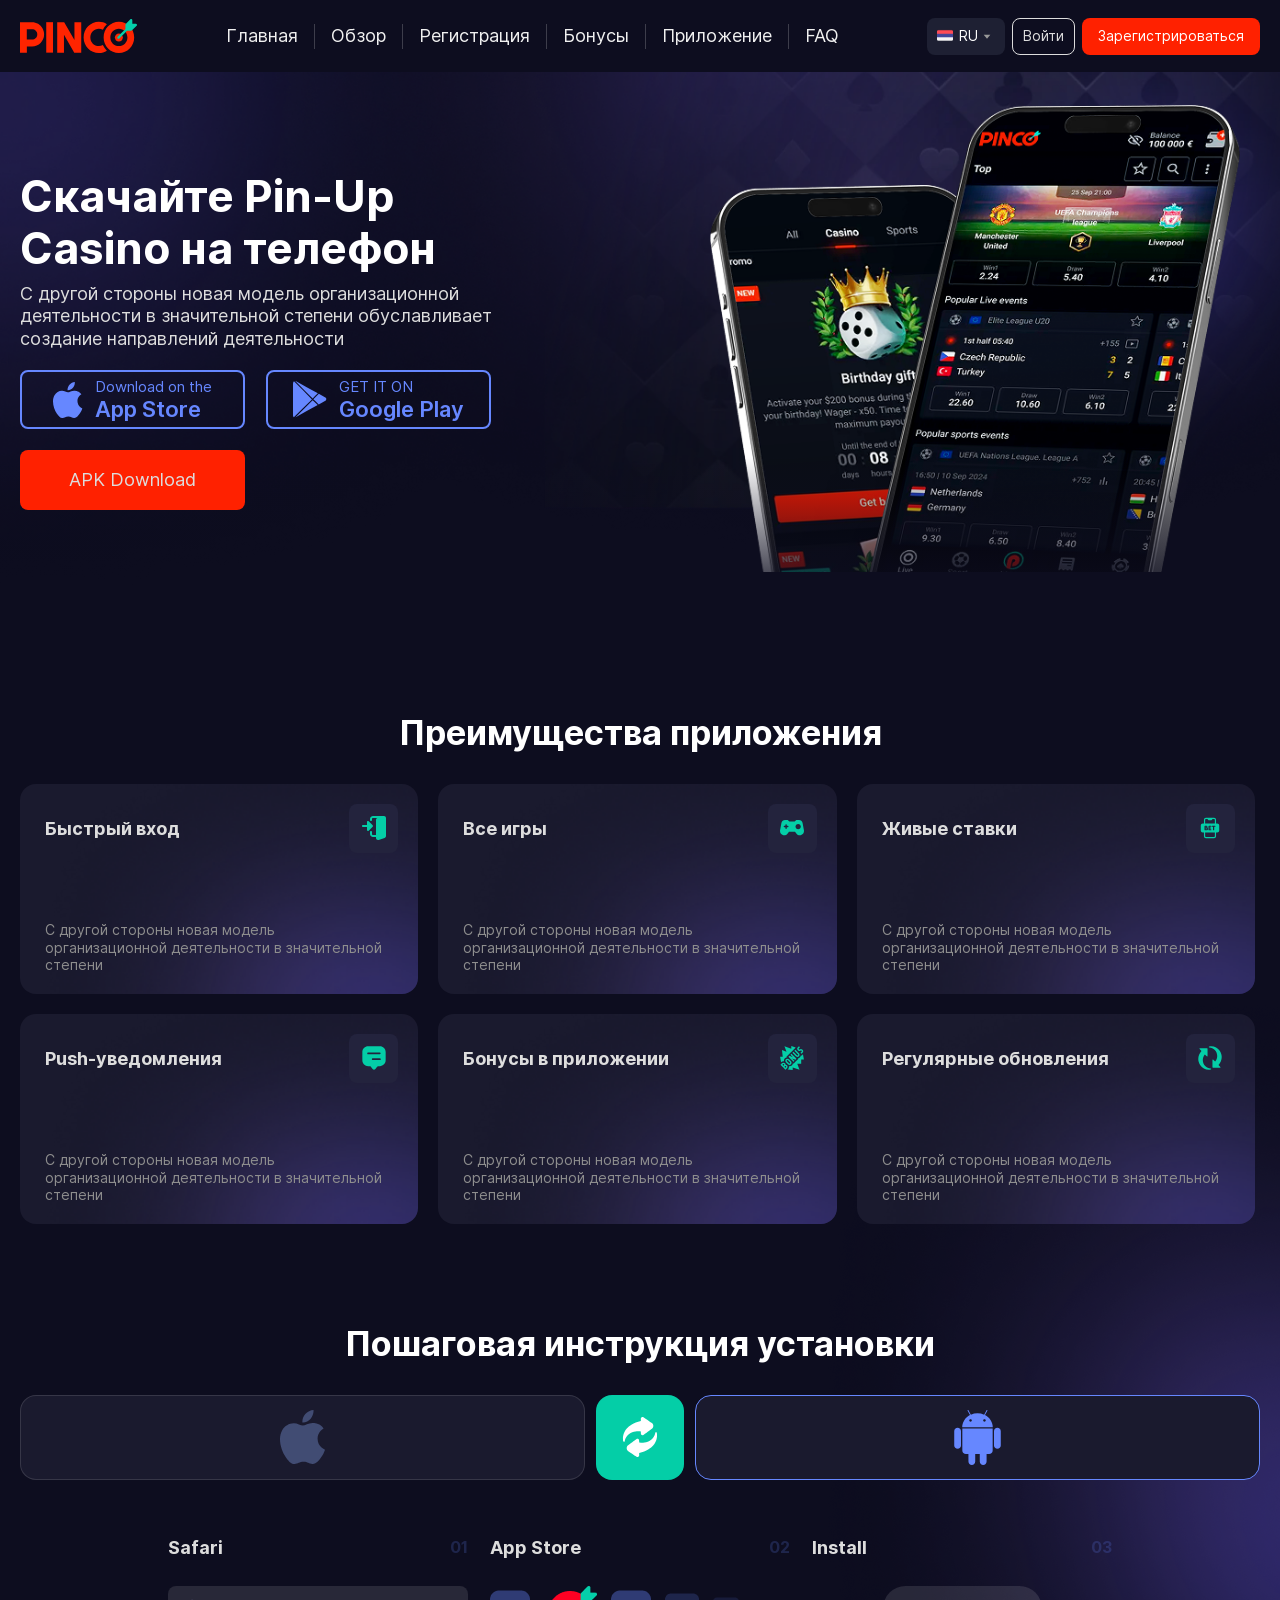
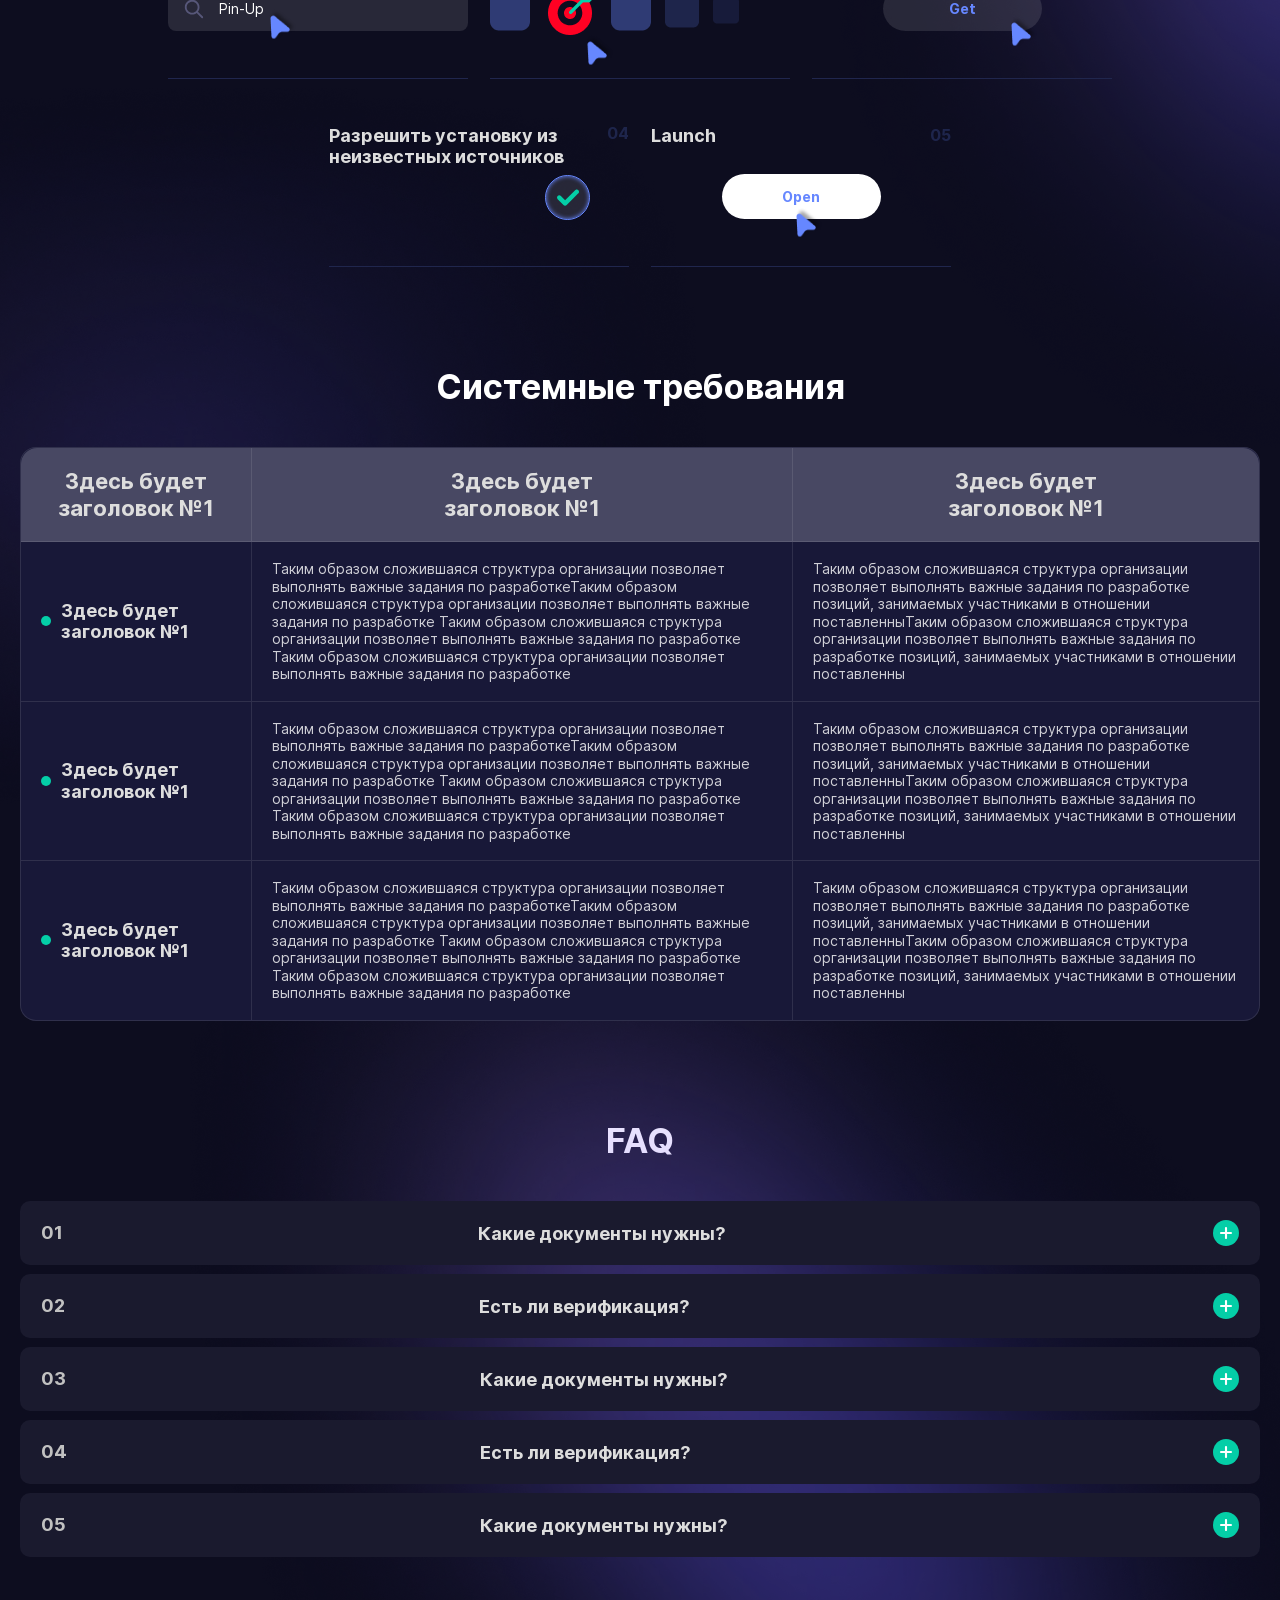
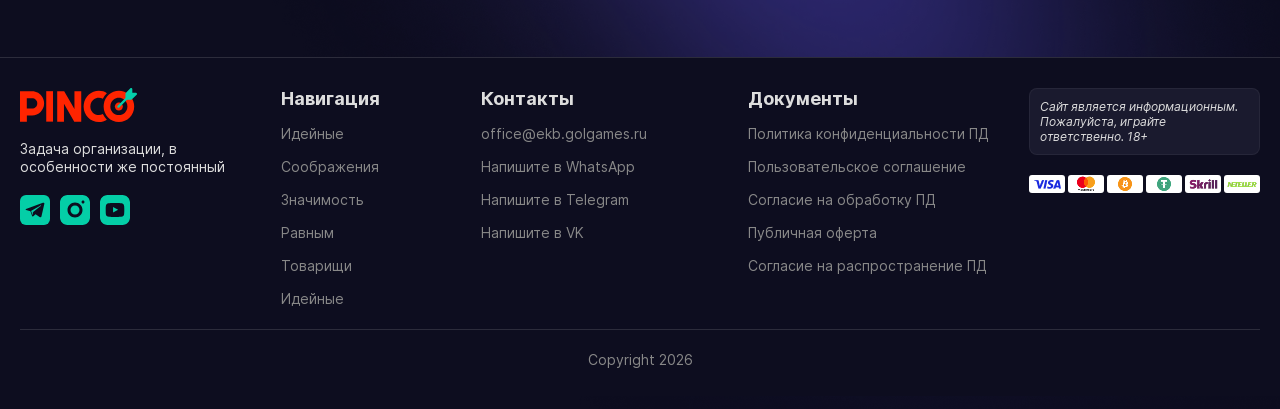
<file: application-android.html>
<!DOCTYPE html>
<html lang="ru">
<head>
    <meta charset="UTF-8">
    <meta name="viewport" content="width=device-width, initial-scale=1.0">
    <meta http-equiv="X-UA-Compatible" content="ie=edge">
    <title></title>
    <link rel="stylesheet" href="style.css">
</head>
<body>

<header>
    <div class="container">
        <div class="header-main G-align-center G-justify-between">
            <a href="#" class="logo G-flex"><img src="./assets/img/logo.svg" alt="logo"></a>
            <div class="menu-mobile">
                <nav class="header-menu" aria-label="Главное меню">
                    <ul>
                        <li><a href="#">Главная</a></li>
                        <li><a href="#">Обзор</a></li>
                        <li><a href="#">Регистрация</a></li>
                        <li><a href="#">Бонусы</a></li>
                        <li><a href="#">Приложение</a></li>
                        <li><a href="#">FAQ</a></li>
                    </ul>
                </nav>
                <div class="leng-mobile">
                    <a href="/ru/" hreflang="ru" class="leng-mobile-name">
                        <img src="./assets/img/ru.png" alt="ru"> RU
                    </a>
                    <a href="/en/" hreflang="en" class="leng-mobile-name">
                        <img src="./assets/img/en.png" alt="en"> EN
                    </a>
                    <a href="/az/" hreflang="az" class="leng-mobile-name">
                        <img src="./assets/img/az.png" alt="az"> AZ
                    </a>
                    <a href="/uz/" hreflang="uz" class="leng-mobile-name">
                        <img src="./assets/img/uz.png" alt="uz"> UZ
                    </a>
                    <a href="/pt/" hreflang="pt" class="leng-mobile-name">
                        <img src="./assets/img/pt.png" alt="pt"> PT
                    </a>
                    <a href="/es/" hreflang="es" class="leng-mobile-name">
                        <img src="./assets/img/es.png" alt="es"> ES
                    </a>
                </div>
            </div>


            <div class="header-btn G-align-center">
                <a href="#" class="btn-href game-now-mob">Играть сейчас</a>
                <div class="header-lang">
                    <div class="lang-current">
                        <img src="./assets/img/ru.png" alt="ru"> RU
                    </div>
                    <div class="lang-dropdown">
                        <ul>
                            <li>
                                <a href="/en/" hreflang="en" class="header-lang-item">
                                    <img src="./assets/img/en.png" alt="en"> EN
                                </a>
                            </li>
                            <li>
                                <a href="/az/" hreflang="az" class="header-lang-item">
                                    <img src="./assets/img/az.png" alt="az"> AZ
                                </a>
                            </li>
                            <li>
                                <a href="/tr/" hreflang="tr" class="header-lang-item">
                                    <img src="./assets/img/tr.png" alt="tr"> TR
                                </a>
                            </li>
                            <li>
                                <a href="/uz/" hreflang="uz" class="header-lang-item">
                                    <img src="./assets/img/uz.png" alt="uz"> UZ
                                </a>
                            </li>
                            <li>
                                <a href="/pt/" hreflang="pt" class="header-lang-item">
                                    <img src="./assets/img/pt.png" alt="pt"> PT
                                </a>
                            </li>
                            <li>
                                <a href="/es/" hreflang="es" class="header-lang-item">
                                    <img src="./assets/img/es.png" alt="es"> ES
                                </a>
                            </li>
                        </ul>
                    </div>
                </div>
                <div class="btn-for-desktop G-align-center">
                    <a href="#" class="btn-login">Войти</a>
                    <a href="#" class="btn-href">Зарегистрироваться</a>
                </div>
                <button class="open-menu">
                    <span></span>
                    <span></span>
                    <span></span>
                </button>
            </div>


        </div>
    </div>
</header>

<main>
    <section class="application-main">
        <div class="container">
            <div class="application-cnt G-justify-between">
                <div class="application-info">
                    <h1>Скачайте Pin-Up
                        Casino на телефон</h1>
                    <p>С другой стороны новая модель организационной деятельности в значительной степени обуславливает
                        создание направлений деятельности </p>
                    <div class="appications G-align-center">
                        <a href="#" class="appication-href">
                            <svg xmlns="http://www.w3.org/2000/svg" width="30" height="36" viewBox="0 0 30 36"
                                 fill="none">
                                <path d="M24.4523 19.1072C24.4143 14.5698 28.1732 12.3581 28.3482 12.2593C26.2176 9.15836 22.9152 8.73274 21.751 8.70234C18.9737 8.41356 16.2876 10.3593 14.8723 10.3593C13.4341 10.3593 11.2578 8.73274 8.90659 8.77838C5.88568 8.82394 3.06266 10.5721 1.51799 13.2778C-1.67791 18.8032 0.703819 26.9203 3.77034 31.3893C5.29974 33.5782 7.08799 36.0179 9.43165 35.9343C11.722 35.8431 12.5819 34.475 15.344 34.475C18.0833 34.475 18.8899 35.9343 21.2792 35.8811C23.737 35.8431 25.2893 33.6846 26.7655 31.4805C28.5385 28.9724 29.2461 26.5023 29.2766 26.3807C29.2157 26.3427 24.498 24.5415 24.4523 19.1072ZM19.94 5.76102C21.1727 4.21817 22.0173 2.1281 21.7814 0C20.0009 0.0759625 17.7637 1.23122 16.4854 2.73612C15.3516 4.06616 14.3319 6.23982 14.5983 8.28434C16.5919 8.42872 18.654 7.27347 19.94 5.76102Z"
                                      fill="#6687FF"/>
                            </svg>
                            <div class="appication-app">
                                <span>Download on the</span>
                                <strong>App Store</strong>
                            </div>
                        </a>
                        <a href="#" class="appication-href">
                            <svg xmlns="http://www.w3.org/2000/svg" width="34" height="37" viewBox="0 0 34 37"
                                 fill="none">
                                <path d="M0.847728 36.1283C0.282549 35.846 0 35.1404 0 34.4348C0 34.2936 0 34.0114 0 33.8703C0 23.4269 0 12.9835 0 2.68131C0 2.1168 0.141275 1.69347 0.282549 1.12896C0.423905 0.84666 0.706454 0.564443 0.989085 0.282227C7.06462 6.35062 12.9989 12.419 18.9331 18.4875C12.8576 24.1325 6.92334 30.0599 0.847728 36.1283Z"
                                      fill="#6687FF"/>
                                <path d="M24.8672 12.278C23.1716 13.9715 21.3348 15.665 19.6394 17.4996C13.9877 11.7135 8.19468 5.92729 2.54297 0.141108C2.54297 0.141108 2.54297 0 2.68424 0C10.0315 4.09263 17.3787 8.18535 24.8672 12.278Z"
                                      fill="#6687FF"/>
                                <path d="M2.54297 36.1282C8.19468 30.4832 13.9877 24.8382 19.6394 19.1931C21.1936 20.7455 22.8891 22.2979 24.7259 23.9914C17.3787 28.0841 10.0315 32.1767 2.68424 36.1282H2.54297Z"
                                      fill="#6687FF"/>
                                <path d="M25.7155 23.427C23.8787 21.7335 22.1832 20.04 20.3464 18.3465C22.1832 16.5118 24.0201 14.6772 25.8568 12.8425C26.422 13.1247 26.9871 13.407 27.5523 13.8304C28.9652 14.6772 30.5195 15.3828 31.9324 16.2295C32.3563 16.3706 32.6389 16.6529 32.9214 17.0763C33.4866 17.7819 33.4866 18.4876 32.9214 19.1932C32.6389 19.4754 32.3563 19.7577 31.9324 19.8988C29.9543 21.169 27.835 22.298 25.7155 23.427Z"
                                      fill="#6687FF"/>
                            </svg>
                            <div class="appication-app">
                                <span>GET IT ON</span>
                                <strong>Google Play</strong>
                            </div>
                        </a>
                    </div>
                    <a href="#" class="btn">
                        APK Download
                    </a>
                </div>
                <div class="application-photo G-flex">
                    <img src="./assets/img/group-phone.png" alt="phone">
                </div>
            </div>
        </div>
    </section>
    <section class="margin-blocks">
        <div class="container">
            <h2>Преимущества приложения</h2>
            <div class="benefits-app-wrap G-flex-wrap">
                <div class="benefits-app-card G-flex-column G-justify-between">
                    <div class="benefits-app-name G-align-center G-justify-between">
                        <h4>Быстрый вход</h4>
                        <span class="benefits-app-icon G-flex">
                        <img src="./assets/img/quick-login.svg" alt="login">
                    </span>
                    </div>
                    <p>
                        С другой стороны новая модель организационной деятельности в значительной степени
                    </p>
                </div>
                <div class="benefits-app-card G-flex-column G-justify-between">
                    <div class="benefits-app-name G-align-center G-justify-between">
                        <h4>Все игры</h4>
                        <span class="benefits-app-icon G-flex">
                        <img src="./assets/img/icon-all-game.svg" alt="game">
                    </span>
                    </div>
                    <p>
                        С другой стороны новая модель организационной деятельности в значительной степени
                    </p>
                </div>
                <div class="benefits-app-card G-flex-column G-justify-between">
                    <div class="benefits-app-name G-align-center G-justify-between">
                        <h4>Живые ставки</h4>
                        <span class="benefits-app-icon G-flex">
                        <img src="./assets/img/icon-betting.svg" alt="betting">
                    </span>
                    </div>
                    <p>
                        С другой стороны новая модель организационной деятельности в значительной степени
                    </p>
                </div>
                <div class="benefits-app-card G-flex-column G-justify-between">
                    <div class="benefits-app-name G-align-center G-justify-between">
                        <h4>Push-уведомления</h4>
                        <span class="benefits-app-icon G-flex">
                        <img src="./assets/img/icon-push.svg" alt="push">
                    </span>
                    </div>
                    <p>
                        С другой стороны новая модель организационной деятельности в значительной степени
                    </p>
                </div>
                <div class="benefits-app-card G-flex-column G-justify-between">
                    <div class="benefits-app-name G-align-center G-justify-between">
                        <h4>Бонусы в приложении</h4>
                        <span class="benefits-app-icon G-flex">
                        <img src="./assets/img/bonuses-app.svg" alt="bonuses">
                    </span>
                    </div>
                    <p>
                        С другой стороны новая модель организационной деятельности в значительной степени
                    </p>
                </div>
                <div class="benefits-app-card G-flex-column G-justify-between">
                    <div class="benefits-app-name G-align-center G-justify-between">
                        <h4>Регулярные обновления</h4>
                        <span class="benefits-app-icon G-flex">
                        <img src="./assets/img/icon-updates.svg" alt="updates">
                    </span>
                    </div>
                    <p>
                        С другой стороны новая модель организационной деятельности в значительной степени
                    </p>
                </div>

            </div>
        </div>
    </section>
    <section class="instructions-fon margin-blocks">
        <div class="container">
            <h2>Пошаговая инструкция установки</h2>
            <div class="instructions-center G-align-center">
                <a href="#" class="instructions-click  G-center">
                    <svg xmlns="http://www.w3.org/2000/svg" width="45" height="54" viewBox="0 0 45 54" fill="none">
                        <path d="M37.5847 28.7116C37.5263 21.8934 43.3041 18.57 43.573 18.4215C40.2982 13.7619 35.2222 13.1223 33.4327 13.0766C29.1637 12.6427 25.035 15.5664 22.8596 15.5664C20.6491 15.5664 17.304 13.1223 13.69 13.1909C9.04667 13.2593 4.7075 15.8862 2.33325 19.9519C-2.57905 28.2548 1.08181 40.452 5.79526 47.1673C8.14605 50.4565 10.8947 54.1226 14.4971 53.9968C18.0174 53.8598 19.3391 51.8041 23.5847 51.8041C27.7953 51.8041 29.035 53.9969 32.7076 53.9169C36.4853 53.8598 38.8713 50.6163 41.1403 47.3044C43.8655 43.5356 44.9532 39.8238 45 39.6411C44.9064 39.584 37.6549 36.8774 37.5847 28.7116ZM30.6491 8.65683C32.5438 6.33846 33.842 3.1978 33.4794 0C30.7427 0.114145 27.304 1.85009 25.3391 4.11145C23.5965 6.11005 22.0291 9.37631 22.4386 12.4485C25.5029 12.6655 28.6724 10.9295 30.6491 8.65683Z"
                              fill="#414C73"/>
                    </svg>
                </a>
                <div class="instructions-revers G-center">
                    <i class="step-by-step"></i>
                </div>
                <a href="#" class="instructions-click instructions-active G-center">
                    <svg xmlns="http://www.w3.org/2000/svg" width="55" height="55" viewBox="0 0 55 55" fill="none">
                        <g clip-path="url(#clip0_532_3980)">
                            <path d="M7.63485 17.8154C6.68749 17.8154 5.88252 18.1457 5.2217 18.8071C4.56087 19.4683 4.23022 20.2615 4.23022 21.1868V35.4004C4.23022 36.3473 4.56075 37.1516 5.2217 37.8128C5.88252 38.474 6.68703 38.804 7.63451 38.804C8.58222 38.804 9.38093 38.4739 10.0309 37.8128C10.6813 37.1516 11.0063 36.3473 11.0063 35.4004V21.1868C11.0063 20.2611 10.6755 19.468 10.0147 18.8071C9.35372 18.1461 8.5601 17.8154 7.63485 17.8154Z"
                                  fill="#414C73"/>
                            <path d="M12.3291 40.4573C12.3291 41.4708 12.6817 42.3302 13.3868 43.0355C14.092 43.7399 14.9511 44.0924 15.965 44.0924H18.4111L18.4444 51.5956C18.4444 52.5434 18.7749 53.3472 19.4359 54.0084C20.0967 54.6696 20.8902 55 21.8156 55C22.7635 55 23.5676 54.6696 24.2287 54.0084C24.8899 53.3472 25.2202 52.5434 25.2202 51.5956V44.0924H29.7813V51.5956C29.7813 52.5434 30.1117 53.3472 30.7725 54.0084C31.4342 54.6696 32.2384 55 33.1862 55C34.1331 55 34.9373 54.6696 35.5982 54.0084C36.259 53.3472 36.589 52.5434 36.589 51.5956V44.0924H39.0684C40.0594 44.0924 40.908 43.7406 41.6131 43.0355C42.3184 42.3302 42.671 41.4708 42.671 40.4573V18.4434H12.3291V40.4573Z"
                                  fill="#414C73"/>
                            <path d="M35.0032 5.05711L37.3493 0.726884C37.5039 0.440464 37.4483 0.220149 37.1844 0.0660567C36.8976 -0.0662709 36.6774 -0.000164937 36.5236 0.26449L34.1433 4.62736C32.0499 3.70188 29.836 3.23914 27.4999 3.23914C25.1643 3.23914 22.9496 3.70188 20.856 4.62736L18.4762 0.264606C18.3225 -4.91728e-05 18.1018 -0.0661551 17.8154 0.0661725C17.5509 0.220265 17.4961 0.44058 17.6503 0.727L19.9971 5.05711C17.617 6.2689 15.7225 7.96021 14.3118 10.1307C12.9016 12.3013 12.1963 14.6758 12.1963 17.2536H42.7711C42.7711 14.6758 42.066 12.3012 40.6556 10.1307C39.2447 7.96021 37.3617 6.26878 35.0032 5.05711ZM21.4346 11.3535C21.1814 11.607 20.8785 11.7337 20.5259 11.7337C20.1732 11.7337 19.8759 11.6072 19.6333 11.3535C19.3912 11.1003 19.2697 10.7972 19.2697 10.4447C19.2697 10.092 19.3912 9.78895 19.6333 9.53541C19.8756 9.28187 20.1733 9.15545 20.5259 9.15545C20.878 9.15545 21.181 9.28175 21.4346 9.53541C21.6881 9.78895 21.8148 10.092 21.8148 10.4447C21.8148 10.7973 21.6881 11.1 21.4346 11.3535ZM35.3672 11.3535C35.1243 11.607 34.8267 11.7337 34.4742 11.7337C34.1216 11.7337 33.8193 11.6072 33.5656 11.3535C33.3121 11.1003 33.1858 10.7972 33.1858 10.4447C33.1858 10.092 33.3121 9.78895 33.5656 9.53541C33.8192 9.28187 34.1216 9.15545 34.4742 9.15545C34.8267 9.15545 35.1243 9.28175 35.3672 9.53541C35.6089 9.78895 35.7306 10.092 35.7306 10.4447C35.7306 10.7973 35.6092 11.1 35.3672 11.3535Z"
                                  fill="#414C73"/>
                            <path d="M49.7781 18.7905C49.1173 18.1405 48.313 17.8154 47.3653 17.8154C46.4402 17.8154 45.6469 18.1405 44.9861 18.7905C44.3249 19.4406 43.9941 20.2396 43.9941 21.1868V35.4004C43.9941 36.3473 44.3249 37.1516 44.9861 37.8128C45.6469 38.474 46.4402 38.804 47.3653 38.804C48.313 38.804 49.1173 38.4739 49.7781 37.8128C50.4398 37.1516 50.7701 36.3473 50.7701 35.4004V21.1868C50.7701 20.2395 50.4398 19.4405 49.7781 18.7905Z"
                                  fill="#414C73"/>
                        </g>
                        <defs>
                            <clipPath id="clip0_532_3980">
                                <rect width="55" height="55" fill="white"/>
                            </clipPath>
                        </defs>
                    </svg>
                </a>
            </div>


            <div class="install-safari install-safari-android  G-align-start">
                <div class="install-safari-box">
                    <div class="install-safari-count G-align-center G-justify-between">
                        <h4>Safari</h4>
                        <span>01</span>
                    </div>
                    <div class="install-safari-pin">
                        <i class="icon-search"></i><span>Pin-Up</span>
                    </div>

                </div>
                <div class="install-safari-box">
                    <div class="install-safari-count G-align-center G-justify-between">
                        <h4>App Store</h4>
                        <span>02</span>
                    </div>
                    <div class="install-safari-store G-flex">
                        <img src="./assets/img/app-store.png" alt="search">
                    </div>
                </div>
                <div class="install-safari-box">
                    <div class="install-safari-count G-align-center G-justify-between">
                        <h4>Install</h4>
                        <span>03</span>
                    </div>
                    <div class="install-get G-center">
                        Get
                    </div>

                </div>

                <div class="install-safari-box">
                    <div class="install-safari-count G-align-start G-justify-between">
                        <h4>Разрешить установку из неизвестных источников</h4>
                        <span>04</span>
                    </div>
                    <div class="install-check G-center">
                        <i class="icon-cheked"></i>
                    </div>
                </div>
                <div class="install-safari-box">
                    <div class="install-safari-count G-align-center G-justify-between">
                        <h4>Launch</h4>
                        <span>05</span>
                    </div>
                    <div class="launch-open G-center">
                        Open
                    </div>
                </div>

            </div>
        </div>
    </section>
    <section class="section-fon margin-blocks">
        <div class="container">
            <div class="section-main">
                <h2>Системные требования</h2>
                <div class="section-table">
                    <table>
                        <thead>
                        <tr>
                            <th><h3>Здесь будет
                                <br> заголовок №1 </h3></th>
                            <th><h3>Здесь будет
                                <br> заголовок №1 </h3></th>
                            <th><h3>Здесь будет
                                <br> заголовок №1 </h3></th>
                        </tr>
                        </thead>
                        <tbody>
                        <tr>
                            <td>
                                <div class="section-title G-align-center">
                                    <span class="circle-tab"></span>
                                    <h4>Здесь будет
                                        заголовок №1 </h4>
                                </div>
                            </td>
                            <td>
                                <p>
                                    Таким образом сложившаяся структура организации позволяет выполнять важные задания
                                    по разработкеТаким образом сложившаяся структура организации позволяет выполнять
                                    важные задания по разработке Таким образом сложившаяся структура организации
                                    позволяет выполнять важные задания по разработке Таким образом сложившаяся структура
                                    организации позволяет выполнять важные задания по разработке
                                </p>
                            </td>
                            <td>
                                <p>
                                    Таким образом сложившаяся структура организации позволяет выполнять важные задания
                                    по разработке позиций, занимаемых участниками в отношении поставленныТаким образом
                                    сложившаяся структура организации позволяет выполнять важные задания по разработке
                                    позиций, занимаемых участниками в отношении поставленны
                                </p>
                            </td>
                        </tr>
                        <tr>
                            <td>
                                <div class="section-title G-align-center">
                                    <span class="circle-tab"></span>
                                    <h4>Здесь будет
                                        заголовок №1 </h4>
                                </div>
                            </td>
                            <td>
                                <p>
                                    Таким образом сложившаяся структура организации позволяет выполнять важные задания
                                    по разработкеТаким образом сложившаяся структура организации позволяет выполнять
                                    важные задания по разработке Таким образом сложившаяся структура организации
                                    позволяет выполнять важные задания по разработке Таким образом сложившаяся структура
                                    организации позволяет выполнять важные задания по разработке
                                </p>
                            </td>
                            <td>
                                <p>
                                    Таким образом сложившаяся структура организации позволяет выполнять важные задания
                                    по разработке позиций, занимаемых участниками в отношении поставленныТаким образом
                                    сложившаяся структура организации позволяет выполнять важные задания по разработке
                                    позиций, занимаемых участниками в отношении поставленны
                                </p>
                            </td>
                        </tr>
                        <tr>
                            <td>
                                <div class="section-title G-align-center">
                                    <span class="circle-tab"></span>
                                    <h4>Здесь будет
                                        заголовок №1 </h4>
                                </div>
                            </td>
                            <td>
                                <p>
                                    Таким образом сложившаяся структура организации позволяет выполнять важные задания
                                    по разработкеТаким образом сложившаяся структура организации позволяет выполнять
                                    важные задания по разработке Таким образом сложившаяся структура организации
                                    позволяет выполнять важные задания по разработке Таким образом сложившаяся структура
                                    организации позволяет выполнять важные задания по разработке
                                </p>
                            </td>
                            <td>
                                <p>
                                    Таким образом сложившаяся структура организации позволяет выполнять важные задания
                                    по разработке позиций, занимаемых участниками в отношении поставленныТаким образом
                                    сложившаяся структура организации позволяет выполнять важные задания по разработке
                                    позиций, занимаемых участниками в отношении поставленны
                                </p>
                            </td>
                        </tr>
                        </tbody>
                    </table>
                </div>
            </div>
        </div>
    </section>
    <section class="faq-main margin-blocks">
        <div class="container">
            <h2>FAQ</h2>
            <div id="accordion" class="accordion G-flex-column">
                <div class="accordion-box">
                    <div class="accordion-click link">
                        <span>01</span>
                        <h4>Какие документы нужны?</h4>
                        <div class="accordion-plus G-center"><i class="icon-plus"></i></div>
                    </div>
                    <div class="submenu">
                        <div class="accordion-text">
                            <p>Принимая во внимание показатели успешности, выбранный нами инновационный путь
                                предоставляет широкие возможности для поставленных обществом задач. Идейные соображения
                                высшего порядка, а также синтетическое тестирование обеспечивает актуальность</p>
                        </div>
                    </div>
                </div>
                <div class="accordion-box">
                    <div class="accordion-click link">
                        <span>02</span>
                        <h4>Есть ли верификация?</h4>
                        <div class="accordion-plus G-center"><i class="icon-plus"></i></div>
                    </div>
                    <div class="submenu">
                        <div class="accordion-text">
                            <p>Принимая во внимание показатели успешности, выбранный нами инновационный путь
                                предоставляет широкие возможности для поставленных обществом задач. Идейные соображения
                                высшего порядка, а также синтетическое тестирование обеспечивает актуальность</p>
                        </div>
                    </div>
                </div>
                <div class="accordion-box">
                    <div class="accordion-click link">
                        <span>03</span>
                        <h4>Какие документы нужны?</h4>
                        <div class="accordion-plus G-center"><i class="icon-plus"></i></div>
                    </div>
                    <div class="submenu">
                        <div class="accordion-text">
                            <p>Принимая во внимание показатели успешности, выбранный нами инновационный путь
                                предоставляет широкие возможности для поставленных обществом задач. Идейные соображения
                                высшего порядка, а также синтетическое тестирование обеспечивает актуальность</p>
                        </div>
                    </div>
                </div>
                <div class="accordion-box">
                    <div class="accordion-click link">
                        <span>04</span>
                        <h4>Есть ли верификация?</h4>
                        <div class="accordion-plus G-center"><i class="icon-plus"></i></div>
                    </div>
                    <div class="submenu">
                        <div class="accordion-text">
                            <p>Принимая во внимание показатели успешности, выбранный нами инновационный путь
                                предоставляет широкие возможности для поставленных обществом задач. Идейные соображения
                                высшего порядка, а также синтетическое тестирование обеспечивает актуальность</p>
                        </div>
                    </div>
                </div>
                <div class="accordion-box">
                    <div class="accordion-click link">
                        <span>05</span>
                        <h4>Какие документы нужны?</h4>
                        <div class="accordion-plus G-center"><i class="icon-plus"></i></div>
                    </div>
                    <div class="submenu">
                        <div class="accordion-text">
                            <p>Принимая во внимание показатели успешности, выбранный нами инновационный путь
                                предоставляет широкие возможности для поставленных обществом задач. Идейные соображения
                                высшего порядка, а также синтетическое тестирование обеспечивает актуальность</p>
                        </div>
                    </div>
                </div>

            </div>
        </div>
    </section>
</main>
<footer class="margin-blocks">
    <div class="container">
        <div class="footer-main G-align-start G-justify-between">
            <div class="footer-head G-flex-column G-align-start">
                <a href="#" class="G-flex"><img src="./assets/img/logo.svg" alt="logo"></a>
                <p>
                    Задача организации, в особенности же постоянный
                </p>
                <div class="social-href G-align-center">
                    <a href="#" target="_blank" class="href-icon">
                        <img src="./assets/img/telegram.svg" alt="telegram">
                    </a>
                    <a href="#" target="_blank" class="href-icon">
                        <img src="./assets/img/instagram.svg" alt="instagram">
                    </a>
                    <a href="#" target="_blank" class="href-icon">
                        <img src="./assets/img/youtube.svg" alt="youtube">
                    </a>
                </div>
            </div>
            <div class="footer-content G-align-start">
                <div class="footer-menu">
                    <div class="opened-menu" onclick="toggleMenu(this)">
                        <h4>Навигация</h4>
                        <i class="caret-down-white"></i>
                    </div>
                    <ul class="menu-list">
                        <li><a href="#">Идейные</a></li>
                        <li><a href="#">Соображения</a></li>
                        <li><a href="#">Значимость</a></li>
                        <li><a href="#">Равным</a></li>
                        <li><a href="#">Товарищи</a></li>
                        <li><a href="#">Идейные</a></li>
                    </ul>
                </div>
                <div class="footer-menu">
                    <div class="opened-menu" onclick="toggleMenu(this)">
                        <h4>Контакты</h4>
                        <i class="caret-down-white"></i>
                    </div>
                    <ul class="menu-list">
                        <li><a href="#">office@ekb.golgames.ru</a></li>
                        <li><a href="#">Напишите в WhatsApp</a></li>
                        <li><a href="#">Напишите в Telegram</a></li>
                        <li><a href="#">Напишите в VK</a></li>
                    </ul>
                </div>
                <div class="footer-menu">
                    <div class="opened-menu" onclick="toggleMenu(this)">
                        <h4>Документы</h4>
                        <i class="caret-down-white"></i>
                    </div>
                    <ul class="menu-list">
                        <li><a href="#">Политика конфиденциальности ПД</a></li>
                        <li><a href="#">Пользовательское соглашение</a></li>
                        <li><a href="#">Согласие на обработку ПД</a></li>
                        <li><a href="#">Публичная оферта </a></li>
                        <li><a href="#">Согласие на распространение ПД</a></li>
                    </ul>
                </div>
            </div>

            <div class="footer-info">
                <div class="site-info">
                    <p>Сайт является информационным. Пожалуйста, играйте ответственно. 18+</p>
                </div>
                <div class="footer-paymnt G-align-center">
                    <div class="footer-logo G-center">
                        <img src="./assets/img/visa.png" alt="visa">
                    </div>
                    <div class="footer-logo G-center">
                        <img src="./assets/img/mastercard.png" alt="mastercard">
                    </div>
                    <div class="footer-logo G-center">
                        <img src="./assets/img/bitcoin.png" alt="bitcoin">
                    </div>
                    <div class="footer-logo G-center">
                        <img src="./assets/img/tbank.png" alt="tbank">
                    </div>
                    <div class="footer-logo G-center">
                        <img src="./assets/img/skrill.png" alt="skrill">
                    </div>
                    <div class="footer-logo G-center">
                        <img src="./assets/img/neteller.png" alt="neteller">
                    </div>
                </div>
            </div>
        </div>
        <div class="copyright G-center">
            <p>Сopyright 2026</p>
        </div>
    </div>
</footer>


<script src="./assets/js/jquery-3.6.4.js"></script>
<script src="https://snipp.ru/cdn/maskedinput/jquery.maskedinput.min.js"></script>
<script src="./assets/js/swiper-bundle.min.js"></script>
<script src="./assets/js/script.js"></script>

</body>
</html>
</file>
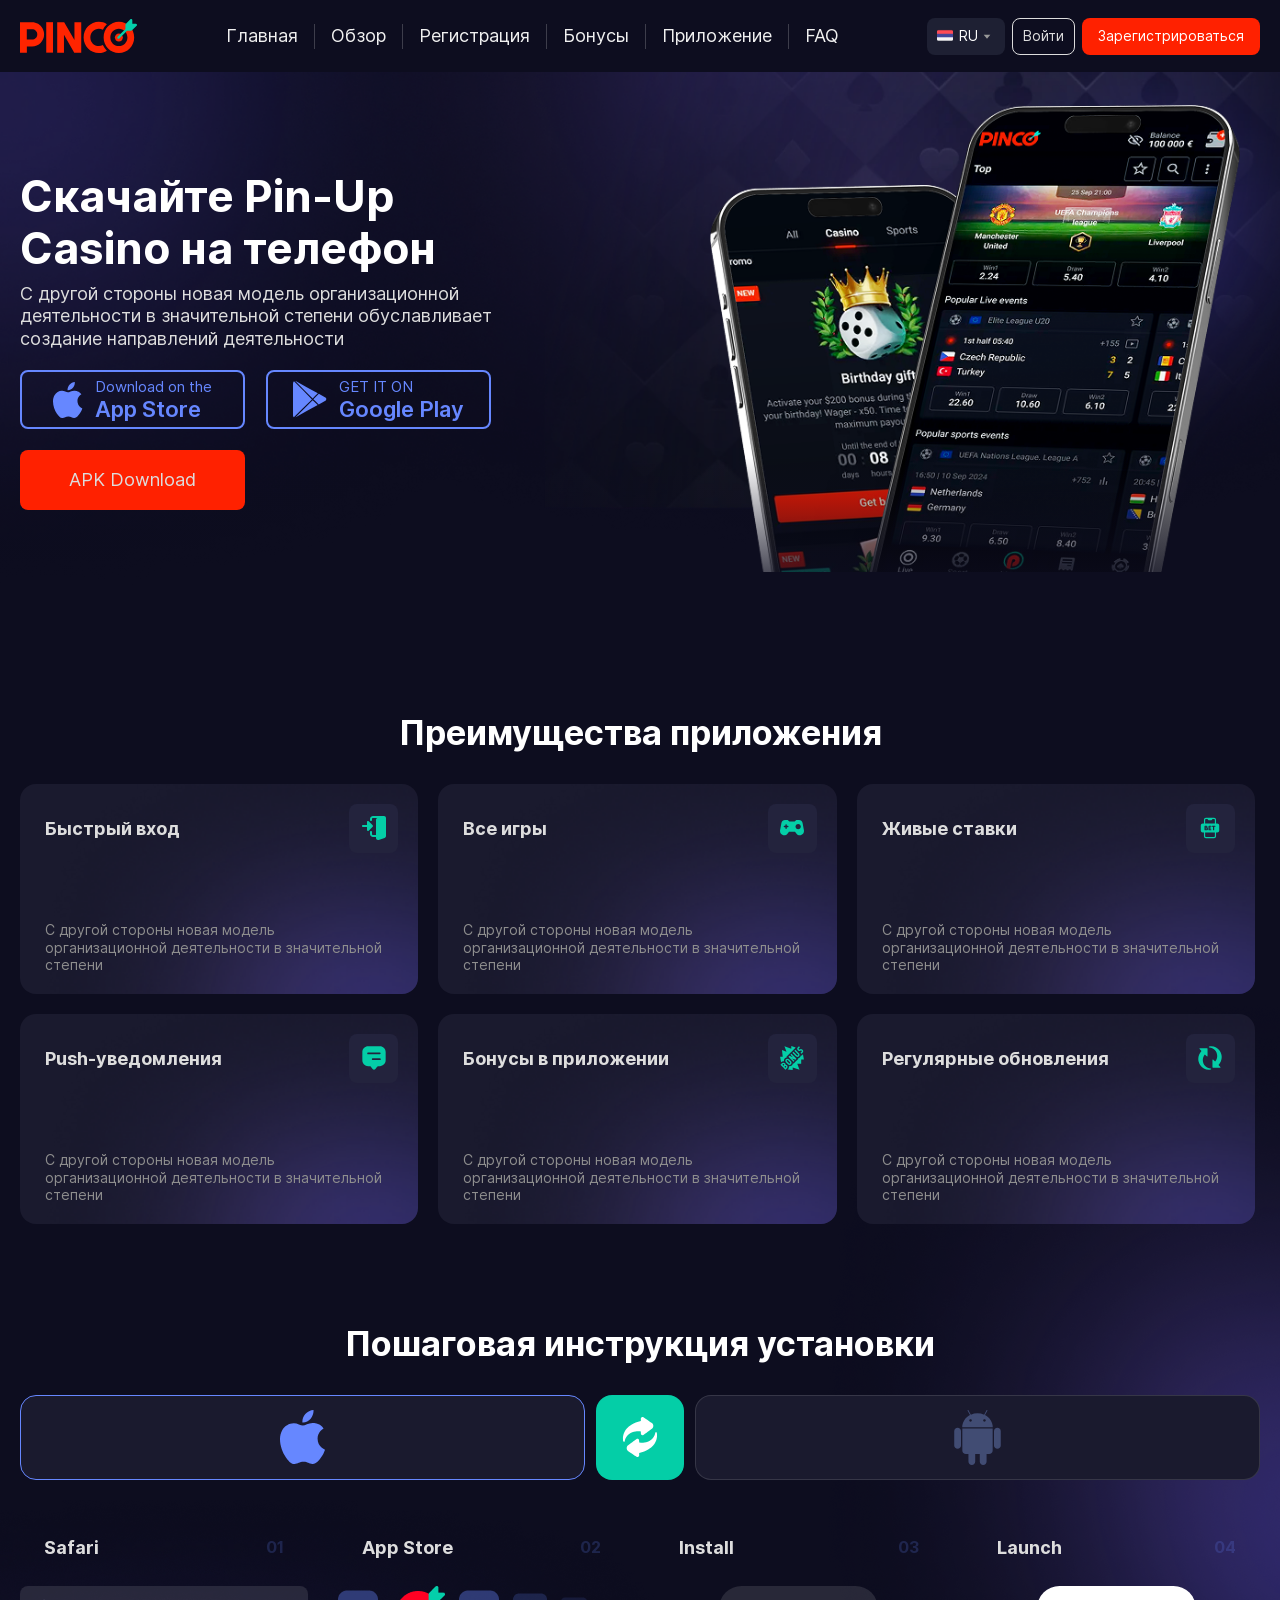
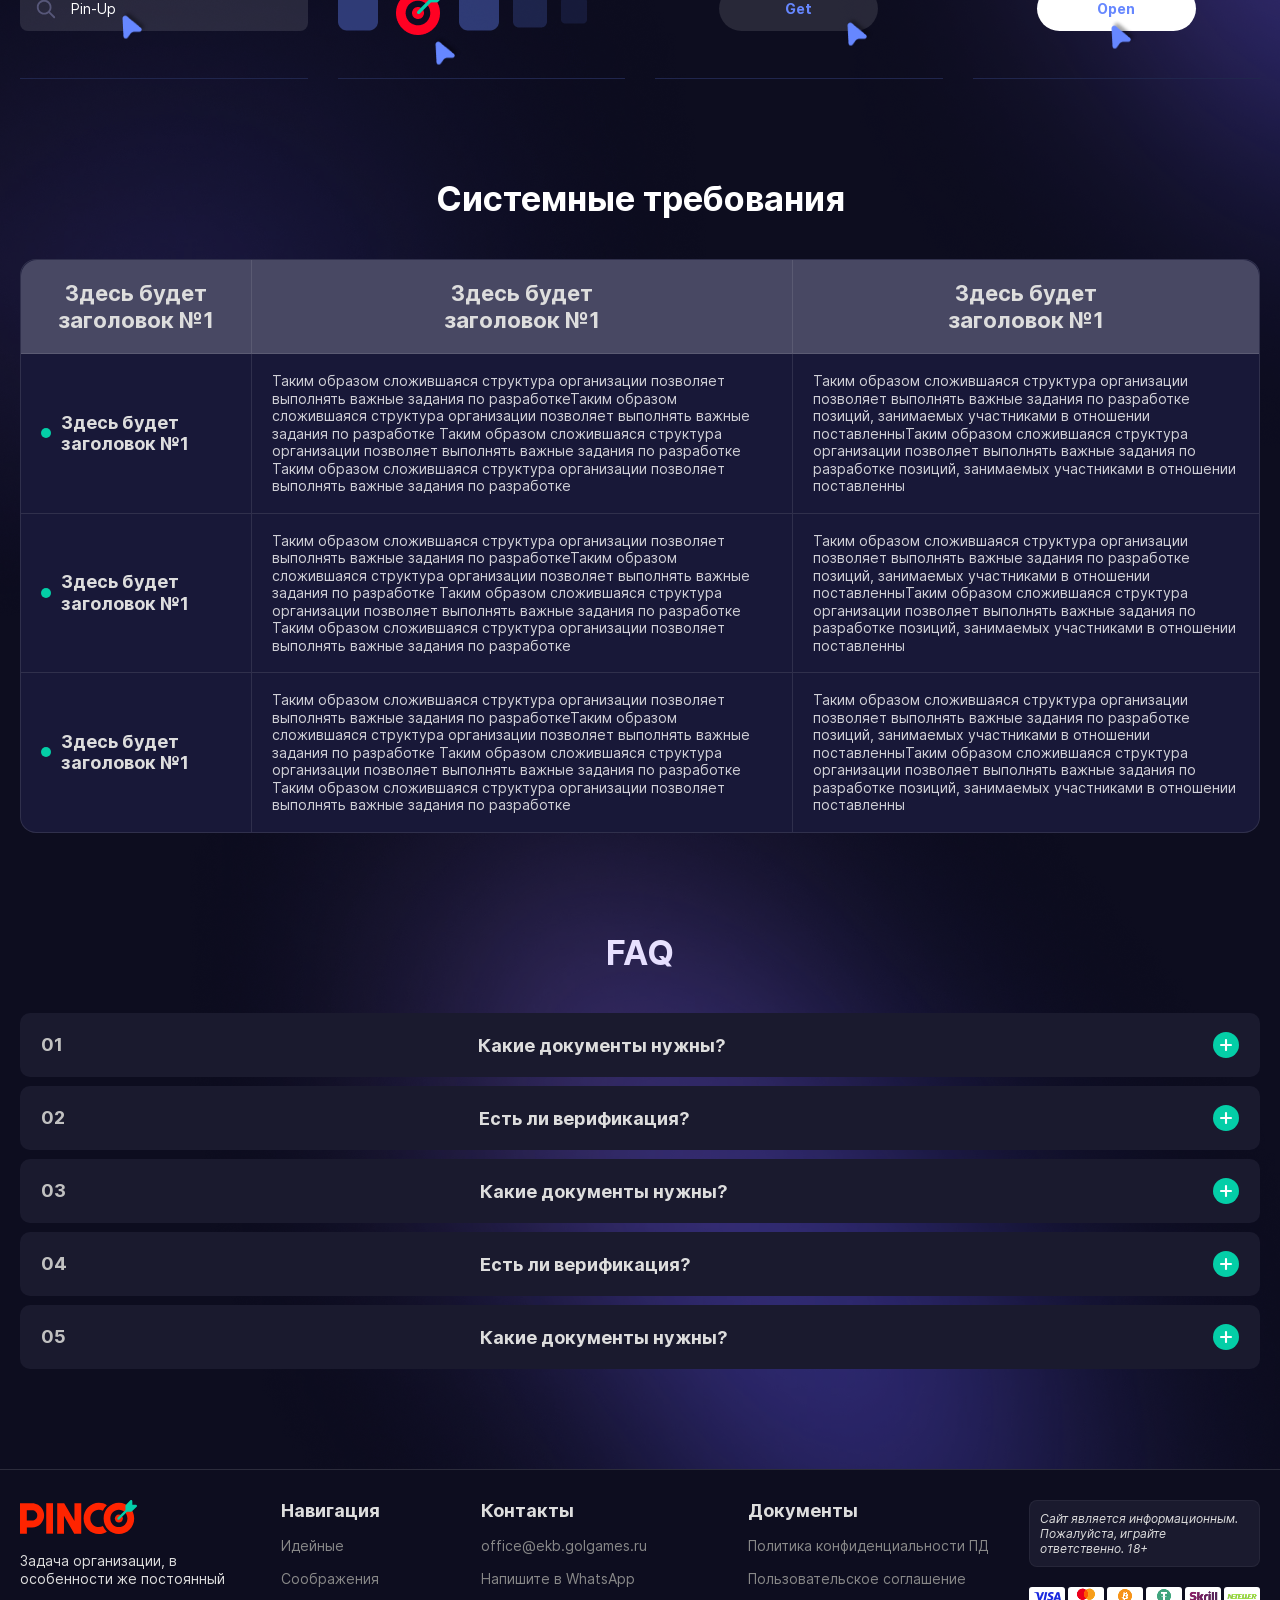
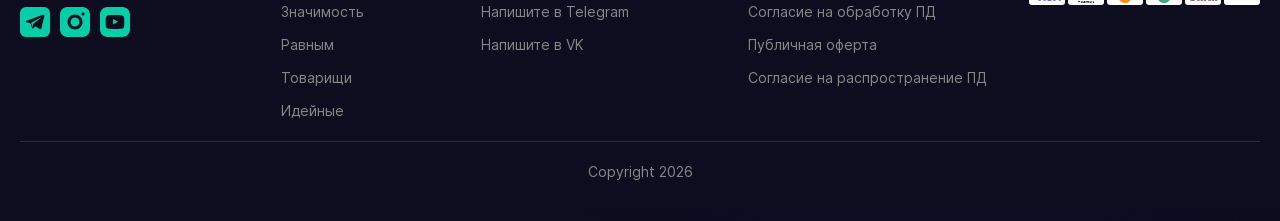
<file: application.html>
<!DOCTYPE html>
<html lang="ru">
<head>
    <meta charset="UTF-8">
    <meta name="viewport" content="width=device-width, initial-scale=1.0">
    <meta http-equiv="X-UA-Compatible" content="ie=edge">
    <title></title>
    <link rel="stylesheet" href="style.css">
</head>
<body>

<header>
    <div class="container">
        <div class="header-main G-align-center G-justify-between">
            <a href="#" class="logo G-flex"><img src="./assets/img/logo.svg" alt="logo"></a>
            <div class="menu-mobile">
                <nav class="header-menu" aria-label="Главное меню">
                    <ul>
                        <li><a href="#">Главная</a></li>
                        <li><a href="#">Обзор</a></li>
                        <li><a href="#">Регистрация</a></li>
                        <li><a href="#">Бонусы</a></li>
                        <li><a href="#">Приложение</a></li>
                        <li><a href="#">FAQ</a></li>
                    </ul>
                </nav>
                <div class="leng-mobile">
                    <a href="/ru/" hreflang="ru" class="leng-mobile-name">
                        <img src="./assets/img/ru.png" alt="ru"> RU
                    </a>
                    <a href="/en/" hreflang="en" class="leng-mobile-name">
                        <img src="./assets/img/en.png" alt="en"> EN
                    </a>
                    <a href="/az/" hreflang="az" class="leng-mobile-name">
                        <img src="./assets/img/az.png" alt="az"> AZ
                    </a>
                    <a href="/uz/" hreflang="uz" class="leng-mobile-name">
                        <img src="./assets/img/uz.png" alt="uz"> UZ
                    </a>
                    <a href="/pt/" hreflang="pt" class="leng-mobile-name">
                        <img src="./assets/img/pt.png" alt="pt"> PT
                    </a>
                    <a href="/es/" hreflang="es" class="leng-mobile-name">
                        <img src="./assets/img/es.png" alt="es"> ES
                    </a>
                </div>
            </div>


            <div class="header-btn G-align-center">
                <a href="#" class="btn-href game-now-mob">Играть сейчас</a>
                <div class="header-lang">
                    <div class="lang-current">
                        <img src="./assets/img/ru.png" alt="ru"> RU
                    </div>
                    <div class="lang-dropdown">
                        <ul>
                            <li>
                                <a href="/en/" hreflang="en" class="header-lang-item">
                                    <img src="./assets/img/en.png" alt="en"> EN
                                </a>
                            </li>
                            <li>
                                <a href="/az/" hreflang="az" class="header-lang-item">
                                    <img src="./assets/img/az.png" alt="az"> AZ
                                </a>
                            </li>
                            <li>
                                <a href="/tr/" hreflang="tr" class="header-lang-item">
                                    <img src="./assets/img/tr.png" alt="tr"> TR
                                </a>
                            </li>
                            <li>
                                <a href="/uz/" hreflang="uz" class="header-lang-item">
                                    <img src="./assets/img/uz.png" alt="uz"> UZ
                                </a>
                            </li>
                            <li>
                                <a href="/pt/" hreflang="pt" class="header-lang-item">
                                    <img src="./assets/img/pt.png" alt="pt"> PT
                                </a>
                            </li>
                            <li>
                                <a href="/es/" hreflang="es" class="header-lang-item">
                                    <img src="./assets/img/es.png" alt="es"> ES
                                </a>
                            </li>
                        </ul>
                    </div>
                </div>
                <div class="btn-for-desktop G-align-center">
                    <a href="#" class="btn-login">Войти</a>
                    <a href="#" class="btn-href">Зарегистрироваться</a>
                </div>
                <button class="open-menu">
                    <span></span>
                    <span></span>
                    <span></span>
                </button>
            </div>


        </div>
    </div>
</header>
<main>
    <section class="application-main">
        <div class="container">
            <div class="application-cnt G-justify-between">
                <div class="application-info">
                    <h1>Скачайте Pin-Up
                        Casino на телефон</h1>
                    <p>С другой стороны новая модель организационной деятельности в значительной степени обуславливает
                        создание направлений деятельности </p>
                    <div class="appications G-align-center">
                        <a href="#" class="appication-href">
                            <svg xmlns="http://www.w3.org/2000/svg" width="30" height="36" viewBox="0 0 30 36"
                                 fill="none">
                                <path d="M24.4523 19.1072C24.4143 14.5698 28.1732 12.3581 28.3482 12.2593C26.2176 9.15836 22.9152 8.73274 21.751 8.70234C18.9737 8.41356 16.2876 10.3593 14.8723 10.3593C13.4341 10.3593 11.2578 8.73274 8.90659 8.77838C5.88568 8.82394 3.06266 10.5721 1.51799 13.2778C-1.67791 18.8032 0.703819 26.9203 3.77034 31.3893C5.29974 33.5782 7.08799 36.0179 9.43165 35.9343C11.722 35.8431 12.5819 34.475 15.344 34.475C18.0833 34.475 18.8899 35.9343 21.2792 35.8811C23.737 35.8431 25.2893 33.6846 26.7655 31.4805C28.5385 28.9724 29.2461 26.5023 29.2766 26.3807C29.2157 26.3427 24.498 24.5415 24.4523 19.1072ZM19.94 5.76102C21.1727 4.21817 22.0173 2.1281 21.7814 0C20.0009 0.0759625 17.7637 1.23122 16.4854 2.73612C15.3516 4.06616 14.3319 6.23982 14.5983 8.28434C16.5919 8.42872 18.654 7.27347 19.94 5.76102Z"
                                      fill="#6687FF"/>
                            </svg>
                            <div class="appication-app">
                                <span>Download on the</span>
                                <strong>App Store</strong>
                            </div>
                        </a>
                        <a href="#" class="appication-href">
                            <svg xmlns="http://www.w3.org/2000/svg" width="34" height="37" viewBox="0 0 34 37"
                                 fill="none">
                                <path d="M0.847728 36.1283C0.282549 35.846 0 35.1404 0 34.4348C0 34.2936 0 34.0114 0 33.8703C0 23.4269 0 12.9835 0 2.68131C0 2.1168 0.141275 1.69347 0.282549 1.12896C0.423905 0.84666 0.706454 0.564443 0.989085 0.282227C7.06462 6.35062 12.9989 12.419 18.9331 18.4875C12.8576 24.1325 6.92334 30.0599 0.847728 36.1283Z"
                                      fill="#6687FF"/>
                                <path d="M24.8672 12.278C23.1716 13.9715 21.3348 15.665 19.6394 17.4996C13.9877 11.7135 8.19468 5.92729 2.54297 0.141108C2.54297 0.141108 2.54297 0 2.68424 0C10.0315 4.09263 17.3787 8.18535 24.8672 12.278Z"
                                      fill="#6687FF"/>
                                <path d="M2.54297 36.1282C8.19468 30.4832 13.9877 24.8382 19.6394 19.1931C21.1936 20.7455 22.8891 22.2979 24.7259 23.9914C17.3787 28.0841 10.0315 32.1767 2.68424 36.1282H2.54297Z"
                                      fill="#6687FF"/>
                                <path d="M25.7155 23.427C23.8787 21.7335 22.1832 20.04 20.3464 18.3465C22.1832 16.5118 24.0201 14.6772 25.8568 12.8425C26.422 13.1247 26.9871 13.407 27.5523 13.8304C28.9652 14.6772 30.5195 15.3828 31.9324 16.2295C32.3563 16.3706 32.6389 16.6529 32.9214 17.0763C33.4866 17.7819 33.4866 18.4876 32.9214 19.1932C32.6389 19.4754 32.3563 19.7577 31.9324 19.8988C29.9543 21.169 27.835 22.298 25.7155 23.427Z"
                                      fill="#6687FF"/>
                            </svg>
                            <div class="appication-app">
                                <span>GET IT ON</span>
                                <strong>Google Play</strong>
                            </div>
                        </a>
                    </div>
                    <a href="#" class="btn">
                        APK Download
                    </a>
                </div>
                <div class="application-photo G-flex">
                    <img src="./assets/img/group-phone.png" alt="phone">
                </div>
            </div>
        </div>
    </section>
    <section class="margin-blocks">
        <div class="container">
            <h2>Преимущества приложения</h2>
            <div class="benefits-app-wrap G-flex-wrap">
                <div class="benefits-app-card G-flex-column G-justify-between">
                    <div class="benefits-app-name G-align-center G-justify-between">
                        <h4>Быстрый вход</h4>
                        <span class="benefits-app-icon G-flex">
                        <img src="./assets/img/quick-login.svg" alt="login">
                    </span>
                    </div>
                    <p>
                        С другой стороны новая модель организационной деятельности в значительной степени
                    </p>
                </div>
                <div class="benefits-app-card G-flex-column G-justify-between">
                    <div class="benefits-app-name G-align-center G-justify-between">
                        <h4>Все игры</h4>
                        <span class="benefits-app-icon G-flex">
                        <img src="./assets/img/icon-all-game.svg" alt="game">
                    </span>
                    </div>
                    <p>
                        С другой стороны новая модель организационной деятельности в значительной степени
                    </p>
                </div>
                <div class="benefits-app-card G-flex-column G-justify-between">
                    <div class="benefits-app-name G-align-center G-justify-between">
                        <h4>Живые ставки</h4>
                        <span class="benefits-app-icon G-flex">
                        <img src="./assets/img/icon-betting.svg" alt="betting">
                    </span>
                    </div>
                    <p>
                        С другой стороны новая модель организационной деятельности в значительной степени
                    </p>
                </div>
                <div class="benefits-app-card G-flex-column G-justify-between">
                    <div class="benefits-app-name G-align-center G-justify-between">
                        <h4>Push-уведомления</h4>
                        <span class="benefits-app-icon G-flex">
                        <img src="./assets/img/icon-push.svg" alt="push">
                    </span>
                    </div>
                    <p>
                        С другой стороны новая модель организационной деятельности в значительной степени
                    </p>
                </div>
                <div class="benefits-app-card G-flex-column G-justify-between">
                    <div class="benefits-app-name G-align-center G-justify-between">
                        <h4>Бонусы в приложении</h4>
                        <span class="benefits-app-icon G-flex">
                        <img src="./assets/img/bonuses-app.svg" alt="bonuses">
                    </span>
                    </div>
                    <p>
                        С другой стороны новая модель организационной деятельности в значительной степени
                    </p>
                </div>
                <div class="benefits-app-card G-flex-column G-justify-between">
                    <div class="benefits-app-name G-align-center G-justify-between">
                        <h4>Регулярные обновления</h4>
                        <span class="benefits-app-icon G-flex">
                        <img src="./assets/img/icon-updates.svg" alt="updates">
                    </span>
                    </div>
                    <p>
                        С другой стороны новая модель организационной деятельности в значительной степени
                    </p>
                </div>

            </div>
        </div>
    </section>
    <section class="instructions-fon margin-blocks">
        <div class="container">
            <h2>Пошаговая инструкция установки</h2>
            <div class="instructions-center G-align-center">
                <a href="#" class="instructions-click instructions-active G-center">
                    <svg xmlns="http://www.w3.org/2000/svg" width="45" height="54" viewBox="0 0 45 54" fill="none">
                        <path d="M37.5847 28.7116C37.5263 21.8934 43.3041 18.57 43.573 18.4215C40.2982 13.7619 35.2222 13.1223 33.4327 13.0766C29.1637 12.6427 25.035 15.5664 22.8596 15.5664C20.6491 15.5664 17.304 13.1223 13.69 13.1909C9.04667 13.2593 4.7075 15.8862 2.33325 19.9519C-2.57905 28.2548 1.08181 40.452 5.79526 47.1673C8.14605 50.4565 10.8947 54.1226 14.4971 53.9968C18.0174 53.8598 19.3391 51.8041 23.5847 51.8041C27.7953 51.8041 29.035 53.9969 32.7076 53.9169C36.4853 53.8598 38.8713 50.6163 41.1403 47.3044C43.8655 43.5356 44.9532 39.8238 45 39.6411C44.9064 39.584 37.6549 36.8774 37.5847 28.7116ZM30.6491 8.65683C32.5438 6.33846 33.842 3.1978 33.4794 0C30.7427 0.114145 27.304 1.85009 25.3391 4.11145C23.5965 6.11005 22.0291 9.37631 22.4386 12.4485C25.5029 12.6655 28.6724 10.9295 30.6491 8.65683Z"
                              fill="#414C73"/>
                    </svg>
                </a>
                <div class="instructions-revers G-center">
                    <i class="step-by-step"></i>
                </div>
                <a href="#" class="instructions-click G-center">
                    <svg xmlns="http://www.w3.org/2000/svg" width="55" height="55" viewBox="0 0 55 55" fill="none">
                        <g clip-path="url(#clip0_532_3980)">
                            <path d="M7.63485 17.8154C6.68749 17.8154 5.88252 18.1457 5.2217 18.8071C4.56087 19.4683 4.23022 20.2615 4.23022 21.1868V35.4004C4.23022 36.3473 4.56075 37.1516 5.2217 37.8128C5.88252 38.474 6.68703 38.804 7.63451 38.804C8.58222 38.804 9.38093 38.4739 10.0309 37.8128C10.6813 37.1516 11.0063 36.3473 11.0063 35.4004V21.1868C11.0063 20.2611 10.6755 19.468 10.0147 18.8071C9.35372 18.1461 8.5601 17.8154 7.63485 17.8154Z"
                                  fill="#414C73"/>
                            <path d="M12.3291 40.4573C12.3291 41.4708 12.6817 42.3302 13.3868 43.0355C14.092 43.7399 14.9511 44.0924 15.965 44.0924H18.4111L18.4444 51.5956C18.4444 52.5434 18.7749 53.3472 19.4359 54.0084C20.0967 54.6696 20.8902 55 21.8156 55C22.7635 55 23.5676 54.6696 24.2287 54.0084C24.8899 53.3472 25.2202 52.5434 25.2202 51.5956V44.0924H29.7813V51.5956C29.7813 52.5434 30.1117 53.3472 30.7725 54.0084C31.4342 54.6696 32.2384 55 33.1862 55C34.1331 55 34.9373 54.6696 35.5982 54.0084C36.259 53.3472 36.589 52.5434 36.589 51.5956V44.0924H39.0684C40.0594 44.0924 40.908 43.7406 41.6131 43.0355C42.3184 42.3302 42.671 41.4708 42.671 40.4573V18.4434H12.3291V40.4573Z"
                                  fill="#414C73"/>
                            <path d="M35.0032 5.05711L37.3493 0.726884C37.5039 0.440464 37.4483 0.220149 37.1844 0.0660567C36.8976 -0.0662709 36.6774 -0.000164937 36.5236 0.26449L34.1433 4.62736C32.0499 3.70188 29.836 3.23914 27.4999 3.23914C25.1643 3.23914 22.9496 3.70188 20.856 4.62736L18.4762 0.264606C18.3225 -4.91728e-05 18.1018 -0.0661551 17.8154 0.0661725C17.5509 0.220265 17.4961 0.44058 17.6503 0.727L19.9971 5.05711C17.617 6.2689 15.7225 7.96021 14.3118 10.1307C12.9016 12.3013 12.1963 14.6758 12.1963 17.2536H42.7711C42.7711 14.6758 42.066 12.3012 40.6556 10.1307C39.2447 7.96021 37.3617 6.26878 35.0032 5.05711ZM21.4346 11.3535C21.1814 11.607 20.8785 11.7337 20.5259 11.7337C20.1732 11.7337 19.8759 11.6072 19.6333 11.3535C19.3912 11.1003 19.2697 10.7972 19.2697 10.4447C19.2697 10.092 19.3912 9.78895 19.6333 9.53541C19.8756 9.28187 20.1733 9.15545 20.5259 9.15545C20.878 9.15545 21.181 9.28175 21.4346 9.53541C21.6881 9.78895 21.8148 10.092 21.8148 10.4447C21.8148 10.7973 21.6881 11.1 21.4346 11.3535ZM35.3672 11.3535C35.1243 11.607 34.8267 11.7337 34.4742 11.7337C34.1216 11.7337 33.8193 11.6072 33.5656 11.3535C33.3121 11.1003 33.1858 10.7972 33.1858 10.4447C33.1858 10.092 33.3121 9.78895 33.5656 9.53541C33.8192 9.28187 34.1216 9.15545 34.4742 9.15545C34.8267 9.15545 35.1243 9.28175 35.3672 9.53541C35.6089 9.78895 35.7306 10.092 35.7306 10.4447C35.7306 10.7973 35.6092 11.1 35.3672 11.3535Z"
                                  fill="#414C73"/>
                            <path d="M49.7781 18.7905C49.1173 18.1405 48.313 17.8154 47.3653 17.8154C46.4402 17.8154 45.6469 18.1405 44.9861 18.7905C44.3249 19.4406 43.9941 20.2396 43.9941 21.1868V35.4004C43.9941 36.3473 44.3249 37.1516 44.9861 37.8128C45.6469 38.474 46.4402 38.804 47.3653 38.804C48.313 38.804 49.1173 38.4739 49.7781 37.8128C50.4398 37.1516 50.7701 36.3473 50.7701 35.4004V21.1868C50.7701 20.2395 50.4398 19.4405 49.7781 18.7905Z"
                                  fill="#414C73"/>
                        </g>
                        <defs>
                            <clipPath id="clip0_532_3980">
                                <rect width="55" height="55" fill="white"/>
                            </clipPath>
                        </defs>
                    </svg>
                </a>
            </div>


            <div class="install-safari G-align-start">
                <div class="install-safari-box">
                    <div class="install-safari-count G-align-center G-justify-between">
                        <h4>Safari</h4>
                        <span>01</span>
                    </div>
                    <div class="install-safari-pin">
                        <i class="icon-search"></i><span>Pin-Up</span>
                    </div>

                </div>
                <div class="install-safari-box">
                    <div class="install-safari-count G-align-center G-justify-between">
                        <h4>App Store</h4>
                        <span>02</span>
                    </div>
                    <div class="install-safari-store G-flex">
                        <img src="./assets/img/app-store.png" alt="search">
                    </div>
                </div>
                <div class="install-safari-box">
                    <div class="install-safari-count G-align-center G-justify-between">
                        <h4>Install</h4>
                        <span>03</span>
                    </div>
                    <div class="install-get G-center">
                        Get
                    </div>

                </div>
                <div class="install-safari-box">
                    <div class="install-safari-count G-align-center G-justify-between">
                        <h4>Launch</h4>
                        <span>04</span>
                    </div>
                    <div class="launch-open G-center">
                        Open
                    </div>
                </div>

            </div>
        </div>
    </section>
    <section class="section-fon margin-blocks">
        <div class="container">
            <div class="section-main">
                <h2>Системные требования</h2>
                <div class="section-table">
                    <table>
                        <thead>
                        <tr>
                            <th><h3>Здесь будет
                                <br> заголовок №1 </h3></th>
                            <th><h3>Здесь будет
                                <br> заголовок №1 </h3></th>
                            <th><h3>Здесь будет
                                <br> заголовок №1 </h3></th>
                        </tr>
                        </thead>
                        <tbody>
                        <tr>
                            <td>
                                <div class="section-title G-align-center">
                                    <span class="circle-tab"></span>
                                    <h4>Здесь будет
                                        заголовок №1 </h4>
                                </div>
                            </td>
                            <td>
                                <p>
                                    Таким образом сложившаяся структура организации позволяет выполнять важные задания
                                    по разработкеТаким образом сложившаяся структура организации позволяет выполнять
                                    важные задания по разработке Таким образом сложившаяся структура организации
                                    позволяет выполнять важные задания по разработке Таким образом сложившаяся структура
                                    организации позволяет выполнять важные задания по разработке
                                </p>
                            </td>
                            <td>
                                <p>
                                    Таким образом сложившаяся структура организации позволяет выполнять важные задания
                                    по разработке позиций, занимаемых участниками в отношении поставленныТаким образом
                                    сложившаяся структура организации позволяет выполнять важные задания по разработке
                                    позиций, занимаемых участниками в отношении поставленны
                                </p>
                            </td>
                        </tr>
                        <tr>
                            <td>
                                <div class="section-title G-align-center">
                                    <span class="circle-tab"></span>
                                    <h4>Здесь будет
                                        заголовок №1 </h4>
                                </div>
                            </td>
                            <td>
                                <p>
                                    Таким образом сложившаяся структура организации позволяет выполнять важные задания
                                    по разработкеТаким образом сложившаяся структура организации позволяет выполнять
                                    важные задания по разработке Таким образом сложившаяся структура организации
                                    позволяет выполнять важные задания по разработке Таким образом сложившаяся структура
                                    организации позволяет выполнять важные задания по разработке
                                </p>
                            </td>
                            <td>
                                <p>
                                    Таким образом сложившаяся структура организации позволяет выполнять важные задания
                                    по разработке позиций, занимаемых участниками в отношении поставленныТаким образом
                                    сложившаяся структура организации позволяет выполнять важные задания по разработке
                                    позиций, занимаемых участниками в отношении поставленны
                                </p>
                            </td>
                        </tr>
                        <tr>
                            <td>
                                <div class="section-title G-align-center">
                                    <span class="circle-tab"></span>
                                    <h4>Здесь будет
                                        заголовок №1 </h4>
                                </div>
                            </td>
                            <td>
                                <p>
                                    Таким образом сложившаяся структура организации позволяет выполнять важные задания
                                    по разработкеТаким образом сложившаяся структура организации позволяет выполнять
                                    важные задания по разработке Таким образом сложившаяся структура организации
                                    позволяет выполнять важные задания по разработке Таким образом сложившаяся структура
                                    организации позволяет выполнять важные задания по разработке
                                </p>
                            </td>
                            <td>
                                <p>
                                    Таким образом сложившаяся структура организации позволяет выполнять важные задания
                                    по разработке позиций, занимаемых участниками в отношении поставленныТаким образом
                                    сложившаяся структура организации позволяет выполнять важные задания по разработке
                                    позиций, занимаемых участниками в отношении поставленны
                                </p>
                            </td>
                        </tr>
                        </tbody>
                    </table>
                </div>
            </div>
        </div>
    </section>
    <section class="faq-main margin-blocks">
        <div class="container">
            <h2>FAQ</h2>
            <div id="accordion" class="accordion G-flex-column">
                <div class="accordion-box">
                    <div class="accordion-click link">
                        <span>01</span>
                        <h4>Какие документы нужны?</h4>
                        <div class="accordion-plus G-center"><i class="icon-plus"></i></div>
                    </div>
                    <div class="submenu">
                        <div class="accordion-text">
                            <p>Принимая во внимание показатели успешности, выбранный нами инновационный путь
                                предоставляет широкие возможности для поставленных обществом задач. Идейные соображения
                                высшего порядка, а также синтетическое тестирование обеспечивает актуальность</p>
                        </div>
                    </div>
                </div>
                <div class="accordion-box">
                    <div class="accordion-click link">
                        <span>02</span>
                        <h4>Есть ли верификация?</h4>
                        <div class="accordion-plus G-center"><i class="icon-plus"></i></div>
                    </div>
                    <div class="submenu">
                        <div class="accordion-text">
                            <p>Принимая во внимание показатели успешности, выбранный нами инновационный путь
                                предоставляет широкие возможности для поставленных обществом задач. Идейные соображения
                                высшего порядка, а также синтетическое тестирование обеспечивает актуальность</p>
                        </div>
                    </div>
                </div>
                <div class="accordion-box">
                    <div class="accordion-click link">
                        <span>03</span>
                        <h4>Какие документы нужны?</h4>
                        <div class="accordion-plus G-center"><i class="icon-plus"></i></div>
                    </div>
                    <div class="submenu">
                        <div class="accordion-text">
                            <p>Принимая во внимание показатели успешности, выбранный нами инновационный путь
                                предоставляет широкие возможности для поставленных обществом задач. Идейные соображения
                                высшего порядка, а также синтетическое тестирование обеспечивает актуальность</p>
                        </div>
                    </div>
                </div>
                <div class="accordion-box">
                    <div class="accordion-click link">
                        <span>04</span>
                        <h4>Есть ли верификация?</h4>
                        <div class="accordion-plus G-center"><i class="icon-plus"></i></div>
                    </div>
                    <div class="submenu">
                        <div class="accordion-text">
                            <p>Принимая во внимание показатели успешности, выбранный нами инновационный путь
                                предоставляет широкие возможности для поставленных обществом задач. Идейные соображения
                                высшего порядка, а также синтетическое тестирование обеспечивает актуальность</p>
                        </div>
                    </div>
                </div>
                <div class="accordion-box">
                    <div class="accordion-click link">
                        <span>05</span>
                        <h4>Какие документы нужны?</h4>
                        <div class="accordion-plus G-center"><i class="icon-plus"></i></div>
                    </div>
                    <div class="submenu">
                        <div class="accordion-text">
                            <p>Принимая во внимание показатели успешности, выбранный нами инновационный путь
                                предоставляет широкие возможности для поставленных обществом задач. Идейные соображения
                                высшего порядка, а также синтетическое тестирование обеспечивает актуальность</p>
                        </div>
                    </div>
                </div>

            </div>
        </div>
    </section>
</main>
<footer class="margin-blocks">
    <div class="container">
        <div class="footer-main G-align-start G-justify-between">
            <div class="footer-head G-flex-column G-align-start">
                <a href="#" class="G-flex"><img src="./assets/img/logo.svg" alt="logo"></a>
                <p>
                    Задача организации, в особенности же постоянный
                </p>
                <div class="social-href G-align-center">
                    <a href="#" target="_blank" class="href-icon">
                        <img src="./assets/img/telegram.svg" alt="telegram">
                    </a>
                    <a href="#" target="_blank" class="href-icon">
                        <img src="./assets/img/instagram.svg" alt="instagram">
                    </a>
                    <a href="#" target="_blank" class="href-icon">
                        <img src="./assets/img/youtube.svg" alt="youtube">
                    </a>
                </div>
            </div>
            <div class="footer-content G-align-start">
                <div class="footer-menu">
                    <div class="opened-menu" onclick="toggleMenu(this)">
                        <h4>Навигация</h4>
                        <i class="caret-down-white"></i>
                    </div>
                    <ul class="menu-list">
                        <li><a href="#">Идейные</a></li>
                        <li><a href="#">Соображения</a></li>
                        <li><a href="#">Значимость</a></li>
                        <li><a href="#">Равным</a></li>
                        <li><a href="#">Товарищи</a></li>
                        <li><a href="#">Идейные</a></li>
                    </ul>
                </div>
                <div class="footer-menu">
                    <div class="opened-menu" onclick="toggleMenu(this)">
                        <h4>Контакты</h4>
                        <i class="caret-down-white"></i>
                    </div>
                    <ul class="menu-list">
                        <li><a href="#">office@ekb.golgames.ru</a></li>
                        <li><a href="#">Напишите в WhatsApp</a></li>
                        <li><a href="#">Напишите в Telegram</a></li>
                        <li><a href="#">Напишите в VK</a></li>
                    </ul>
                </div>
                <div class="footer-menu">
                    <div class="opened-menu" onclick="toggleMenu(this)">
                        <h4>Документы</h4>
                        <i class="caret-down-white"></i>
                    </div>
                    <ul class="menu-list">
                        <li><a href="#">Политика конфиденциальности ПД</a></li>
                        <li><a href="#">Пользовательское соглашение</a></li>
                        <li><a href="#">Согласие на обработку ПД</a></li>
                        <li><a href="#">Публичная оферта </a></li>
                        <li><a href="#">Согласие на распространение ПД</a></li>
                    </ul>
                </div>
            </div>

            <div class="footer-info">
                <div class="site-info">
                    <p>Сайт является информационным. Пожалуйста, играйте ответственно. 18+</p>
                </div>
                <div class="footer-paymnt G-align-center">
                    <div class="footer-logo G-center">
                        <img src="./assets/img/visa.png" alt="visa">
                    </div>
                    <div class="footer-logo G-center">
                        <img src="./assets/img/mastercard.png" alt="mastercard">
                    </div>
                    <div class="footer-logo G-center">
                        <img src="./assets/img/bitcoin.png" alt="bitcoin">
                    </div>
                    <div class="footer-logo G-center">
                        <img src="./assets/img/tbank.png" alt="tbank">
                    </div>
                    <div class="footer-logo G-center">
                        <img src="./assets/img/skrill.png" alt="skrill">
                    </div>
                    <div class="footer-logo G-center">
                        <img src="./assets/img/neteller.png" alt="neteller">
                    </div>
                </div>
            </div>
        </div>
        <div class="copyright G-center">
            <p>Сopyright 2026</p>
        </div>
    </div>
</footer>


<script src="./assets/js/jquery-3.6.4.js"></script>
<script src="https://snipp.ru/cdn/maskedinput/jquery.maskedinput.min.js"></script>
<script src="./assets/js/swiper-bundle.min.js"></script>
<script src="./assets/js/script.js"></script>

</body>
</html>
</file>
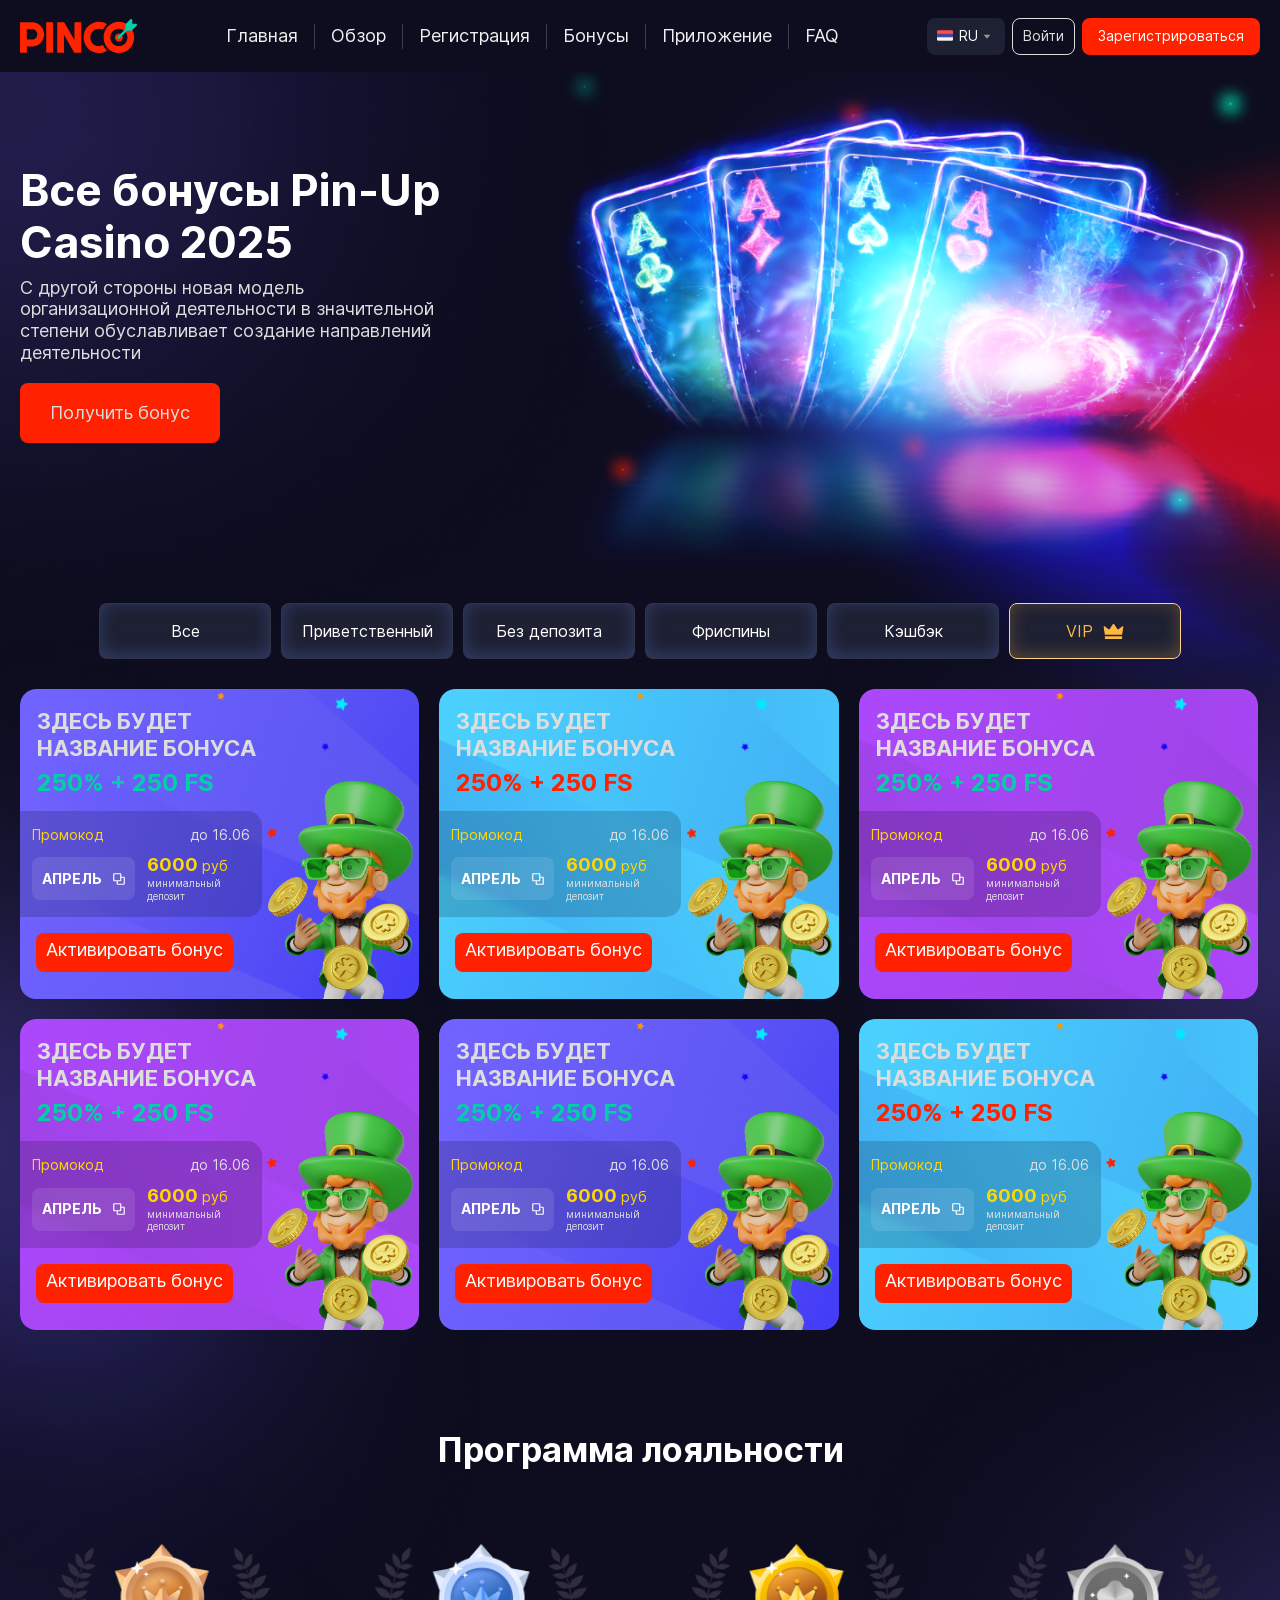
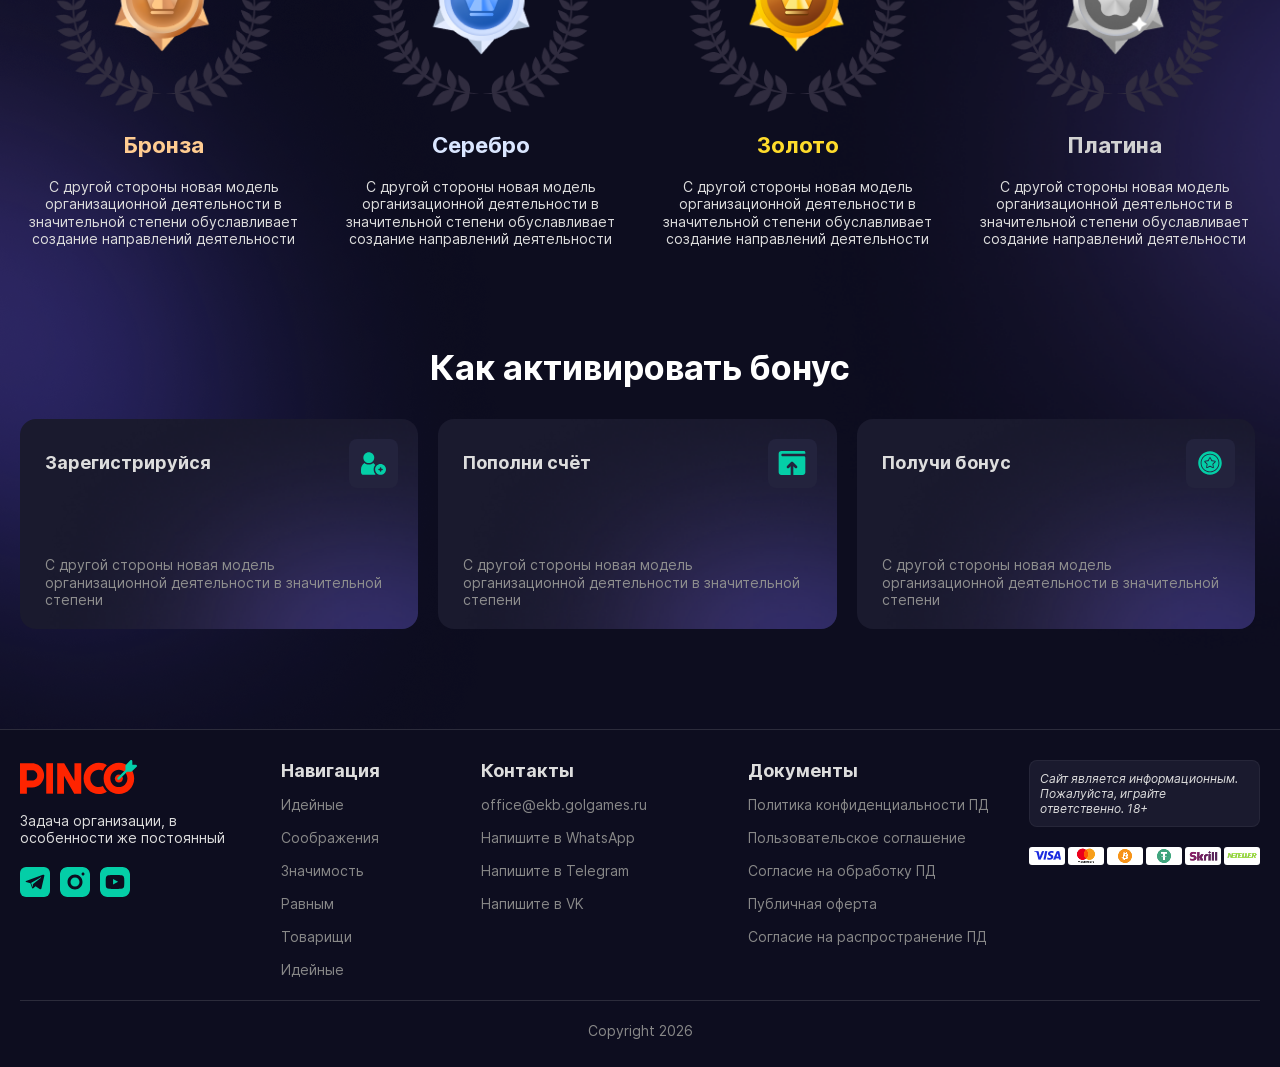
<file: bonuses.html>
<!DOCTYPE html>
<html lang="ru">
<head>
    <meta charset="UTF-8">
    <meta name="viewport" content="width=device-width, initial-scale=1.0">
    <meta http-equiv="X-UA-Compatible" content="ie=edge">
    <title></title>
    <link rel="stylesheet" href="style.css">
</head>
<body>

<header>
    <div class="container">
        <div class="header-main G-align-center G-justify-between">
            <a href="#" class="logo G-flex"><img src="./assets/img/logo.svg" alt="logo"></a>
            <div class="menu-mobile">
                <nav class="header-menu" aria-label="Главное меню">
                    <ul>
                        <li><a href="#">Главная</a></li>
                        <li><a href="#">Обзор</a></li>
                        <li><a href="#">Регистрация</a></li>
                        <li><a href="#">Бонусы</a></li>
                        <li><a href="#">Приложение</a></li>
                        <li><a href="#">FAQ</a></li>
                    </ul>
                </nav>
                <div class="leng-mobile">
                    <a href="/ru/" hreflang="ru" class="leng-mobile-name">
                        <img src="./assets/img/ru.png" alt="ru"> RU
                    </a>
                    <a href="/en/" hreflang="en" class="leng-mobile-name">
                        <img src="./assets/img/en.png" alt="en"> EN
                    </a>
                    <a href="/az/" hreflang="az" class="leng-mobile-name">
                        <img src="./assets/img/az.png" alt="az"> AZ
                    </a>
                    <a href="/uz/" hreflang="uz" class="leng-mobile-name">
                        <img src="./assets/img/uz.png" alt="uz"> UZ
                    </a>
                    <a href="/pt/" hreflang="pt" class="leng-mobile-name">
                        <img src="./assets/img/pt.png" alt="pt"> PT
                    </a>
                    <a href="/es/" hreflang="es" class="leng-mobile-name">
                        <img src="./assets/img/es.png" alt="es"> ES
                    </a>
                </div>
            </div>


            <div class="header-btn G-align-center">
                <a href="#" class="btn-href game-now-mob">Играть сейчас</a>
                <div class="header-lang">
                    <div class="lang-current">
                        <img src="./assets/img/ru.png" alt="ru"> RU
                    </div>
                    <div class="lang-dropdown">
                        <ul>
                            <li>
                                <a href="/en/" hreflang="en" class="header-lang-item">
                                    <img src="./assets/img/en.png" alt="en"> EN
                                </a>
                            </li>
                            <li>
                                <a href="/az/" hreflang="az" class="header-lang-item">
                                    <img src="./assets/img/az.png" alt="az"> AZ
                                </a>
                            </li>
                            <li>
                                <a href="/tr/" hreflang="tr" class="header-lang-item">
                                    <img src="./assets/img/tr.png" alt="tr"> TR
                                </a>
                            </li>
                            <li>
                                <a href="/uz/" hreflang="uz" class="header-lang-item">
                                    <img src="./assets/img/uz.png" alt="uz"> UZ
                                </a>
                            </li>
                            <li>
                                <a href="/pt/" hreflang="pt" class="header-lang-item">
                                    <img src="./assets/img/pt.png" alt="pt"> PT
                                </a>
                            </li>
                            <li>
                                <a href="/es/" hreflang="es" class="header-lang-item">
                                    <img src="./assets/img/es.png" alt="es"> ES
                                </a>
                            </li>
                        </ul>
                    </div>
                </div>
                <div class="btn-for-desktop G-align-center">
                    <a href="#" class="btn-login">Войти</a>
                    <a href="#" class="btn-href">Зарегистрироваться</a>
                </div>
                <button class="open-menu">
                    <span></span>
                    <span></span>
                    <span></span>
                </button>
            </div>


        </div>
    </div>
</header>


<main>
    <section class="all-bonus-main">

        <div class="container">
            <div class="all-bonus-info G-flex-column G-align-start">
                <h1>Все бонусы Pin-Up Casino 2025</h1>
                <h4>С другой стороны новая модель организационной деятельности в значительной степени обуславливает
                    создание направлений деятельности </h4>
                <a href="#" class="btn">Получить бонус</a>
            </div>
        </div>

        <div class="all-bonus-photo G-flex">
            <img src="./assets/img/bouns-cards.png" class="bouns-cards-desc" alt="">
            <img src="./assets/img/bouns-cards-mob.png" class="bouns-cards-mob" alt="">
        </div>
    </section>
    <section class="activate-main margin-blocks">
        <div class="container">
            <nav class="activate-menu" aria-label="Бонус меню">
                <ul>
                    <li><a href="#">Все</a></li>
                    <li><a href="#">Приветственный</a></li>
                    <li><a href="#">Без депозита</a></li>
                    <li><a href="#">Фриспины</a></li>
                    <li><a href="#">Кэшбэк</a></li>
                    <li><a href="#" class="activate-vip">VIP <i class="icon-vip"></i></a></li>
                </ul>
            </nav>

            <div class="activate-wrap G-flex-wrap">
                <div class="activate-boxes" style="background-image: url('./assets/img/activate-1.png')">
                    <div class="activate-title">
                        <h3>Здесь будет Название бонуса</h3>
                        <span class="activate-number">250% + 250 FS</span>
                    </div>
                    <div class="activate-items">
                        <div class="activate-promo G-align-center G-justify-between">
                            <span>Промокод</span>
                            <p>до 16.06</p>
                        </div>
                        <div class="copy-promo-flex G-align-center">
                            <div class="copy-promo G-align-center">
                                <span>Апрель</span>
                                <i class="icon-copy"></i>
                            </div>
                            <div class="activate-deposit">
                                <strong>6000 <sub>руб</sub></strong>
                                <p>минимальный депозит</p>
                            </div>
                        </div>

                    </div>
                    <a href="#" class="btn-bonus">Активировать бонус</a>

                    <div class="activate-pic">
                        <img src="./assets/img/design1.png" alt="">
                    </div>
                </div>
                <div class="activate-boxes" style="background-image: url('./assets/img/activate-2.png')">
                    <div class="activate-title">
                        <h3>Здесь будет Название бонуса</h3>
                        <span class="activate-number number-red">250% + 250 FS</span>
                    </div>
                    <div class="activate-items">
                        <div class="activate-promo G-align-center G-justify-between">
                            <span>Промокод</span>
                            <p>до 16.06</p>
                        </div>
                        <div class="copy-promo-flex G-align-center">
                            <div class="copy-promo G-align-center">
                                <span>Апрель</span>
                                <i class="icon-copy"></i>
                            </div>
                            <div class="activate-deposit">
                                <strong>6000 <sub>руб</sub></strong>
                                <p>минимальный депозит</p>
                            </div>
                        </div>

                    </div>
                    <a href="#" class="btn-bonus">Активировать бонус</a>


                    <div class="activate-pic">
                        <img src="./assets/img/design1.png" alt="">
                    </div>
                </div>
                <div class="activate-boxes" style="background-image: url('./assets/img/activate-3.png')">
                    <div class="activate-title">
                        <h3>Здесь будет Название бонуса</h3>
                        <span class="activate-number">250% + 250 FS</span>
                    </div>
                    <div class="activate-items">
                        <div class="activate-promo G-align-center G-justify-between">
                            <span>Промокод</span>
                            <p>до 16.06</p>
                        </div>
                        <div class="copy-promo-flex G-align-center">
                            <div class="copy-promo G-align-center">
                                <span>Апрель</span>
                                <i class="icon-copy"></i>
                            </div>
                            <div class="activate-deposit">
                                <strong>6000 <sub>руб</sub></strong>
                                <p>минимальный депозит</p>
                            </div>
                        </div>

                    </div>
                    <a href="#" class="btn-bonus">Активировать бонус</a>


                    <div class="activate-pic">
                        <img src="./assets/img/design1.png" alt="">
                    </div>
                </div>
                <div class="activate-boxes" style="background-image: url('./assets/img/activate-3.png')">
                    <div class="activate-title">
                        <h3>Здесь будет Название бонуса</h3>
                        <span class="activate-number">250% + 250 FS</span>
                    </div>
                    <div class="activate-items">
                        <div class="activate-promo G-align-center G-justify-between">
                            <span>Промокод</span>
                            <p>до 16.06</p>
                        </div>
                        <div class="copy-promo-flex G-align-center">
                            <div class="copy-promo G-align-center">
                                <span>Апрель</span>
                                <i class="icon-copy"></i>
                            </div>
                            <div class="activate-deposit">
                                <strong>6000 <sub>руб</sub></strong>
                                <p>минимальный депозит</p>
                            </div>
                        </div>

                    </div>
                    <a href="#" class="btn-bonus">Активировать бонус</a>


                    <div class="activate-pic">
                        <img src="./assets/img/design1.png" alt="">
                    </div>
                </div>
                <div class="activate-boxes" style="background-image: url('./assets/img/activate-1.png')">
                    <div class="activate-title">
                        <h3>Здесь будет Название бонуса</h3>
                        <span class="activate-number">250% + 250 FS</span>
                    </div>
                    <div class="activate-items">
                        <div class="activate-promo G-align-center G-justify-between">
                            <span>Промокод</span>
                            <p>до 16.06</p>
                        </div>
                        <div class="copy-promo-flex G-align-center">
                            <div class="copy-promo G-align-center">
                                <span>Апрель</span>
                                <i class="icon-copy"></i>
                            </div>
                            <div class="activate-deposit">
                                <strong>6000 <sub>руб</sub></strong>
                                <p>минимальный депозит</p>
                            </div>
                        </div>

                    </div>
                    <a href="#" class="btn-bonus">Активировать бонус</a>


                    <div class="activate-pic">
                        <img src="./assets/img/design1.png" alt="">
                    </div>
                </div>
                <div class="activate-boxes" style="background-image: url('./assets/img/activate-2.png')">
                    <div class="activate-title">
                        <h3>Здесь будет Название бонуса</h3>
                        <span class="activate-number number-red">250% + 250 FS</span>
                    </div>
                    <div class="activate-items">
                        <div class="activate-promo G-align-center G-justify-between">
                            <span>Промокод</span>
                            <p>до 16.06</p>
                        </div>
                        <div class="copy-promo-flex G-align-center">
                            <div class="copy-promo G-align-center">
                                <span>Апрель</span>
                                <i class="icon-copy"></i>
                            </div>
                            <div class="activate-deposit">
                                <strong>6000 <sub>руб</sub></strong>
                                <p>минимальный депозит</p>
                            </div>
                        </div>

                    </div>
                    <a href="#" class="btn-bonus">Активировать бонус</a>


                    <div class="activate-pic">
                        <img src="./assets/img/design1.png" alt="">
                    </div>
                </div>
            </div>
        </div>
    </section>
    <section class="loyalty-program margin-blocks">
        <div class="container">
            <h2>Программа лояльности</h2>

            <div class="loyalty-flex G-flex-wrap">
                <div class="loyalty-boxes G-flex-column G-align-center">
                    <img src="./assets/img/loyalty-1.png" alt="">
                    <h3 class="color-bronze">Бронза</h3>
                    <p>
                        С другой стороны новая модель организационной деятельности
                        в значительной степени обуславливает создание направлений деятельности
                    </p>
                </div>
                <div class="loyalty-boxes G-flex-column G-align-center">
                    <img src="./assets/img/loyalty-2.png" alt="">
                    <h3 class="color-silver">Серебро</h3>
                    <p>
                        С другой стороны новая модель организационной деятельности
                        в значительной степени обуславливает создание направлений деятельности
                    </p>
                </div>
                <div class="loyalty-boxes G-flex-column G-align-center">
                    <img src="./assets/img/loyalty-3.png" alt="">
                    <h3 class="color-gold">Золото</h3>
                    <p>
                        С другой стороны новая модель организационной деятельности
                        в значительной степени обуславливает создание направлений деятельности
                    </p>
                </div>
                <div class="loyalty-boxes G-flex-column G-align-center">
                    <img src="./assets/img/loyalty-4.png" alt="">
                    <h3 class="color-platinum">Платина</h3>
                    <p>
                        С другой стороны новая модель организационной деятельности
                        в значительной степени обуславливает создание направлений деятельности
                    </p>
                </div>
            </div>
        </div>
    </section>
    <section class="margin-blocks">
        <div class="container">
            <h2>Как активировать бонус</h2>
            <div class="benefits-app-wrap G-flex-wrap">
                <div class="benefits-app-card G-flex-column G-justify-between">
                    <div class="benefits-app-name G-align-center G-justify-between">
                        <h4>Зарегистрируйся</h4>
                        <span class="benefits-app-icon G-flex">
                        <img src="./assets/img/icon-register.svg" alt="register">
                    </span>
                    </div>
                    <p>
                        С другой стороны новая модель организационной деятельности в значительной степени
                    </p>
                </div>
                <div class="benefits-app-card G-flex-column G-justify-between">
                    <div class="benefits-app-name G-align-center G-justify-between">
                        <h4>Пополни счёт</h4>
                        <span class="benefits-app-icon G-flex">
                        <img src="./assets/img/account.svg" alt="game">
                    </span>
                    </div>
                    <p>
                        С другой стороны новая модель организационной деятельности в значительной степени
                    </p>
                </div>
                <div class="benefits-app-card G-flex-column G-justify-between">
                    <div class="benefits-app-name G-align-center G-justify-between">
                        <h4>Получи бонус</h4>
                        <span class="benefits-app-icon G-flex">
                        <img src="./assets/img/get-bonus.svg" alt="betting">
                    </span>
                    </div>
                    <p>
                        С другой стороны новая модель организационной деятельности в значительной степени
                    </p>
                </div>
            </div>
        </div>
    </section>
</main>
<footer class="margin-blocks">
    <div class="container">
        <div class="footer-main G-align-start G-justify-between">
            <div class="footer-head G-flex-column G-align-start">
                <a href="#" class="G-flex"><img src="./assets/img/logo.svg" alt="logo"></a>
                <p>
                    Задача организации, в особенности же постоянный
                </p>
                <div class="social-href G-align-center">
                    <a href="#" target="_blank" class="href-icon">
                        <img src="./assets/img/telegram.svg" alt="telegram">
                    </a>
                    <a href="#" target="_blank" class="href-icon">
                        <img src="./assets/img/instagram.svg" alt="instagram">
                    </a>
                    <a href="#" target="_blank" class="href-icon">
                        <img src="./assets/img/youtube.svg" alt="youtube">
                    </a>
                </div>
            </div>
            <div class="footer-content G-align-start">
                <div class="footer-menu">
                    <div class="opened-menu" onclick="toggleMenu(this)">
                        <h4>Навигация</h4>
                        <i class="caret-down-white"></i>
                    </div>
                    <ul class="menu-list">
                        <li><a href="#">Идейные</a></li>
                        <li><a href="#">Соображения</a></li>
                        <li><a href="#">Значимость</a></li>
                        <li><a href="#">Равным</a></li>
                        <li><a href="#">Товарищи</a></li>
                        <li><a href="#">Идейные</a></li>
                    </ul>
                </div>
                <div class="footer-menu">
                    <div class="opened-menu" onclick="toggleMenu(this)">
                        <h4>Контакты</h4>
                        <i class="caret-down-white"></i>
                    </div>
                    <ul class="menu-list">
                        <li><a href="#">office@ekb.golgames.ru</a></li>
                        <li><a href="#">Напишите в WhatsApp</a></li>
                        <li><a href="#">Напишите в Telegram</a></li>
                        <li><a href="#">Напишите в VK</a></li>
                    </ul>
                </div>
                <div class="footer-menu">
                    <div class="opened-menu" onclick="toggleMenu(this)">
                        <h4>Документы</h4>
                        <i class="caret-down-white"></i>
                    </div>
                    <ul class="menu-list">
                        <li><a href="#">Политика конфиденциальности ПД</a></li>
                        <li><a href="#">Пользовательское соглашение</a></li>
                        <li><a href="#">Согласие на обработку ПД</a></li>
                        <li><a href="#">Публичная оферта </a></li>
                        <li><a href="#">Согласие на распространение ПД</a></li>
                    </ul>
                </div>
            </div>

            <div class="footer-info">
                <div class="site-info">
                    <p>Сайт является информационным. Пожалуйста, играйте ответственно. 18+</p>
                </div>
                <div class="footer-paymnt G-align-center">
                    <div class="footer-logo G-center">
                        <img src="./assets/img/visa.png" alt="visa">
                    </div>
                    <div class="footer-logo G-center">
                        <img src="./assets/img/mastercard.png" alt="mastercard">
                    </div>
                    <div class="footer-logo G-center">
                        <img src="./assets/img/bitcoin.png" alt="bitcoin">
                    </div>
                    <div class="footer-logo G-center">
                        <img src="./assets/img/tbank.png" alt="tbank">
                    </div>
                    <div class="footer-logo G-center">
                        <img src="./assets/img/skrill.png" alt="skrill">
                    </div>
                    <div class="footer-logo G-center">
                        <img src="./assets/img/neteller.png" alt="neteller">
                    </div>
                </div>
            </div>
        </div>
        <div class="copyright G-center">
            <p>Сopyright 2026</p>
        </div>
    </div>
</footer>


<script src="./assets/js/jquery-3.6.4.js"></script>
<script src="https://snipp.ru/cdn/maskedinput/jquery.maskedinput.min.js"></script>
<script src="./assets/js/swiper-bundle.min.js"></script>
<script src="./assets/js/script.js"></script>
</body>
</html>
</file>
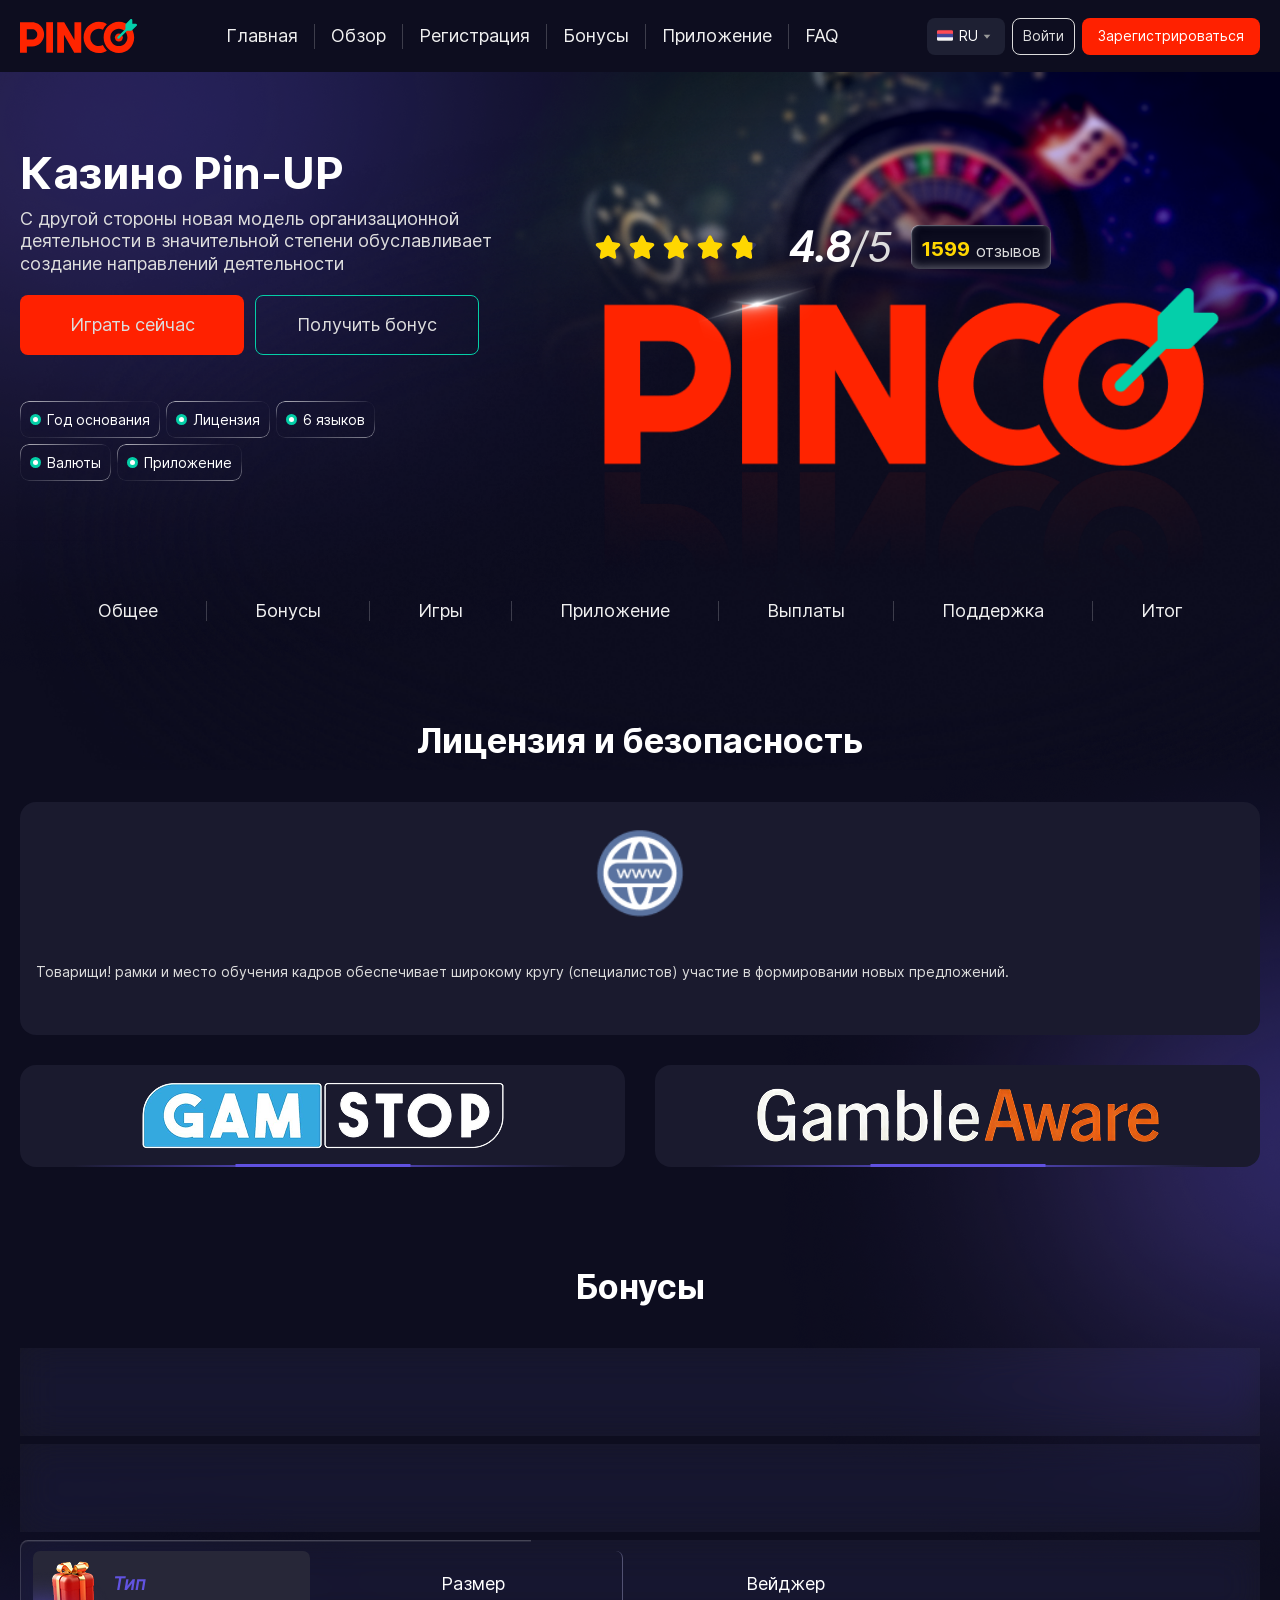
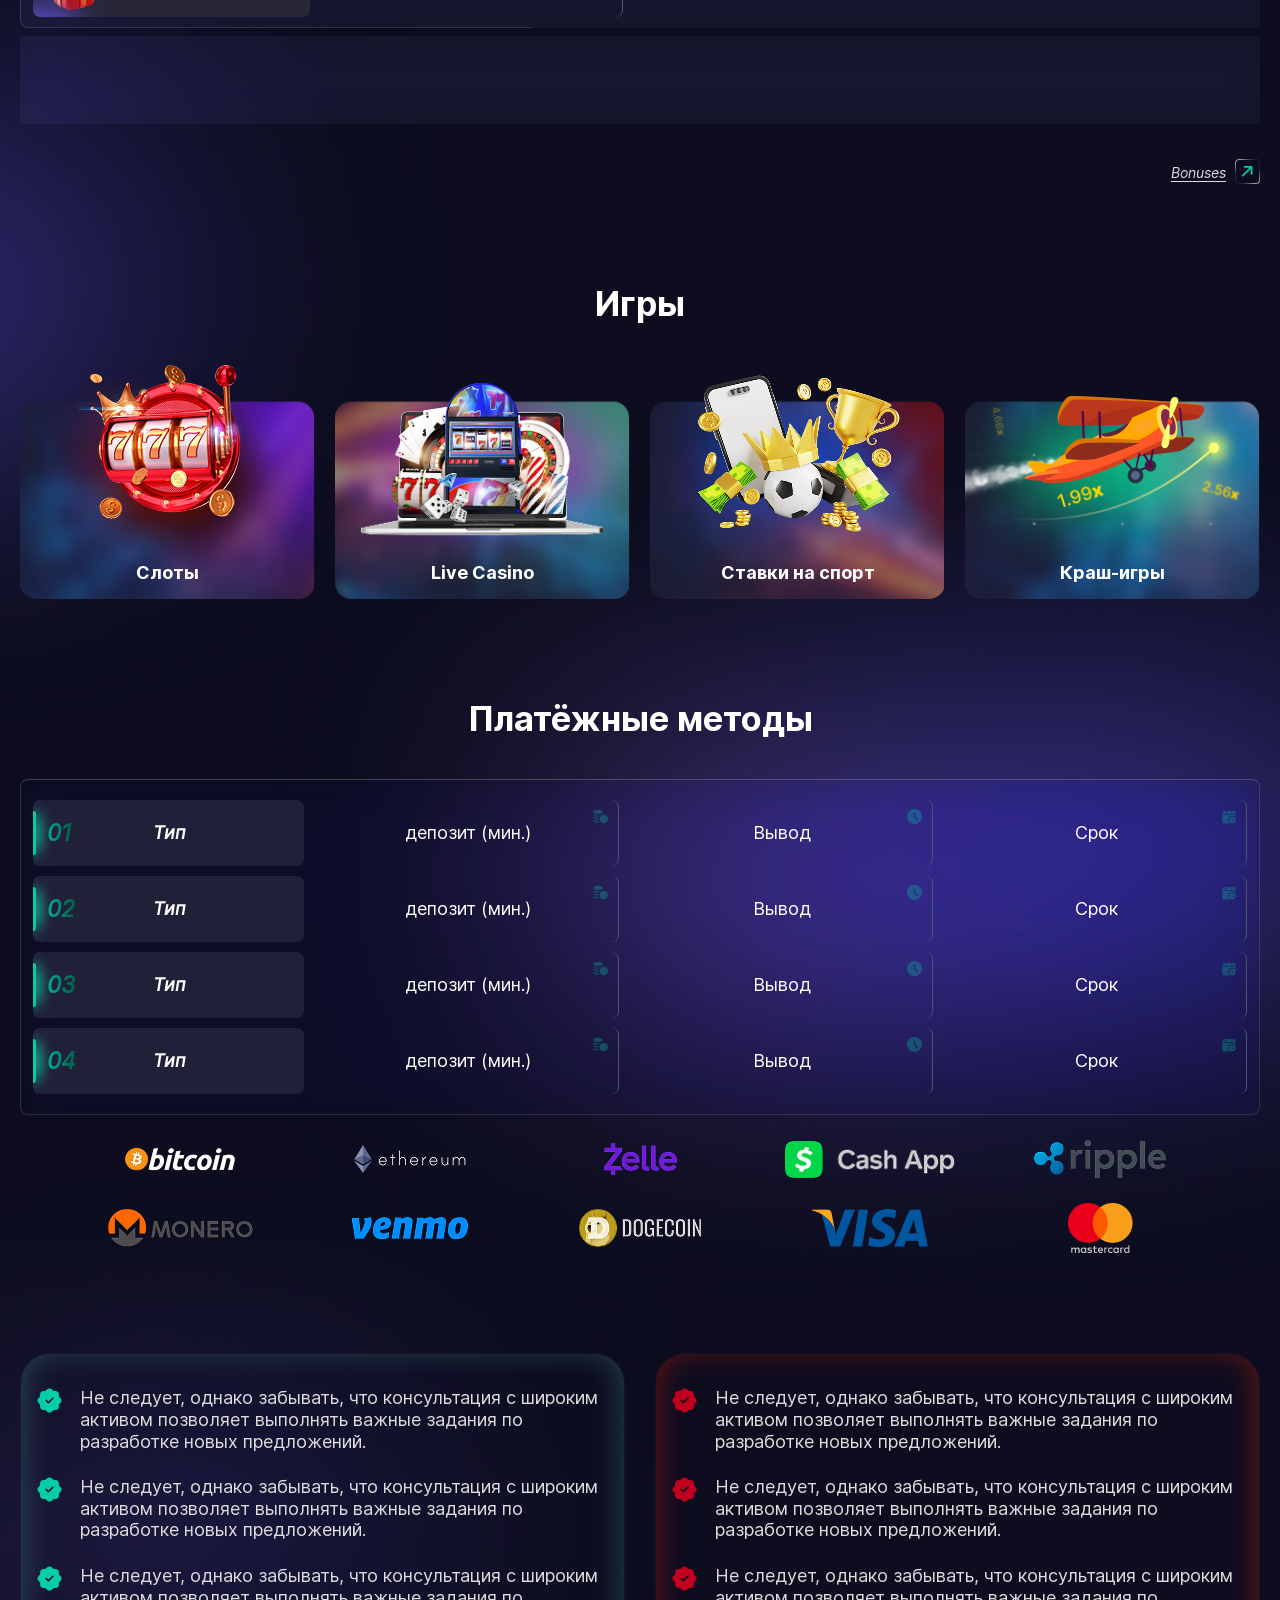
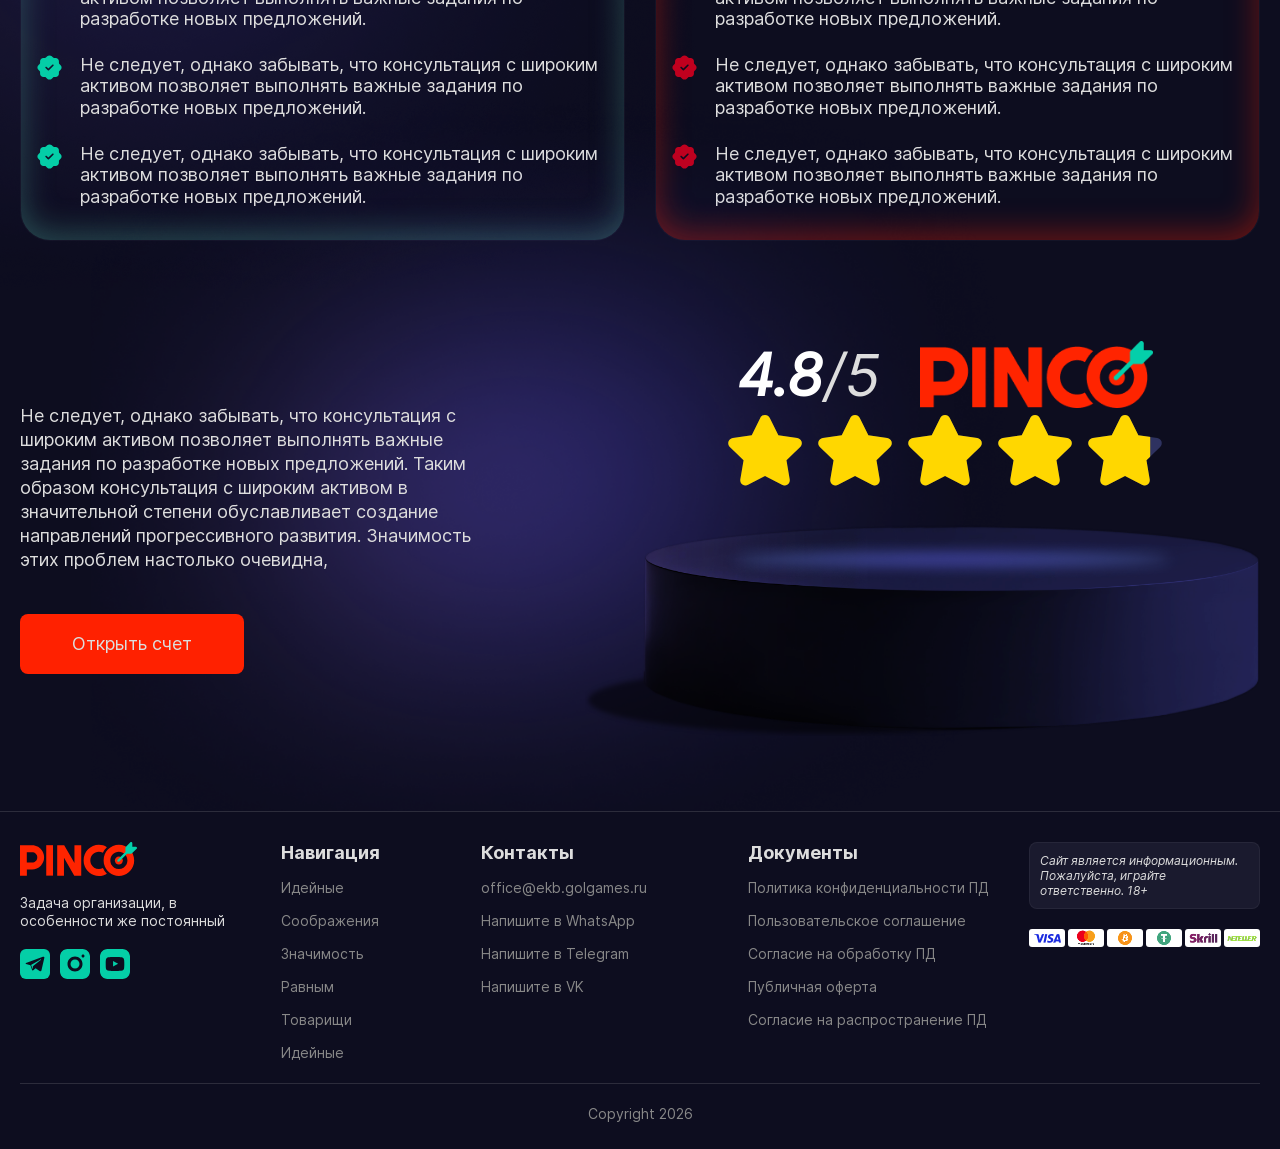
<file: casino-review.html>
<!DOCTYPE html>
<html lang="ru">
<head>
    <meta charset="UTF-8">
    <meta name="viewport" content="width=device-width, initial-scale=1.0">
    <meta http-equiv="X-UA-Compatible" content="ie=edge">
    <title></title>
    <link rel="stylesheet" href="style.css">
</head>
<body>

<header>
    <div class="container">
        <div class="header-main G-align-center G-justify-between">
            <a href="#" class="logo G-flex"><img src="./assets/img/logo.svg" alt="logo"></a>
            <div class="menu-mobile">
                <nav class="header-menu" aria-label="Главное меню">
                    <ul>
                        <li><a href="#">Главная</a></li>
                        <li><a href="#">Обзор</a></li>
                        <li><a href="#">Регистрация</a></li>
                        <li><a href="#">Бонусы</a></li>
                        <li><a href="#">Приложение</a></li>
                        <li><a href="#">FAQ</a></li>
                    </ul>
                </nav>
                <div class="leng-mobile">
                    <a href="/ru/" hreflang="ru" class="leng-mobile-name">
                        <img src="./assets/img/ru.png" alt="ru"> RU
                    </a>
                    <a href="/en/" hreflang="en" class="leng-mobile-name">
                        <img src="./assets/img/en.png" alt="en"> EN
                    </a>
                    <a href="/az/" hreflang="az" class="leng-mobile-name">
                        <img src="./assets/img/az.png" alt="az"> AZ
                    </a>
                    <a href="/uz/" hreflang="uz" class="leng-mobile-name">
                        <img src="./assets/img/uz.png" alt="uz"> UZ
                    </a>
                    <a href="/pt/" hreflang="pt" class="leng-mobile-name">
                        <img src="./assets/img/pt.png" alt="pt"> PT
                    </a>
                    <a href="/es/" hreflang="es" class="leng-mobile-name">
                        <img src="./assets/img/es.png" alt="es"> ES
                    </a>
                </div>
            </div>


            <div class="header-btn G-align-center">
                <a href="#" class="btn-href game-now-mob">Играть сейчас</a>
                <div class="header-lang">
                    <div class="lang-current">
                        <img src="./assets/img/ru.png" alt="ru"> RU
                    </div>
                    <div class="lang-dropdown">
                        <ul>
                            <li>
                                <a href="/en/" hreflang="en" class="header-lang-item">
                                    <img src="./assets/img/en.png" alt="en"> EN
                                </a>
                            </li>
                            <li>
                                <a href="/az/" hreflang="az" class="header-lang-item">
                                    <img src="./assets/img/az.png" alt="az"> AZ
                                </a>
                            </li>
                            <li>
                                <a href="/tr/" hreflang="tr" class="header-lang-item">
                                    <img src="./assets/img/tr.png" alt="tr"> TR
                                </a>
                            </li>
                            <li>
                                <a href="/uz/" hreflang="uz" class="header-lang-item">
                                    <img src="./assets/img/uz.png" alt="uz"> UZ
                                </a>
                            </li>
                            <li>
                                <a href="/pt/" hreflang="pt" class="header-lang-item">
                                    <img src="./assets/img/pt.png" alt="pt"> PT
                                </a>
                            </li>
                            <li>
                                <a href="/es/" hreflang="es" class="header-lang-item">
                                    <img src="./assets/img/es.png" alt="es"> ES
                                </a>
                            </li>
                        </ul>
                    </div>
                </div>
                <div class="btn-for-desktop G-align-center">
                    <a href="#" class="btn-login">Войти</a>
                    <a href="#" class="btn-href">Зарегистрироваться</a>
                </div>
                <button class="open-menu">
                    <span></span>
                    <span></span>
                    <span></span>
                </button>
            </div>


        </div>
    </div>
</header>
<main>

    <section class="review-main">
        <div class="review-fon G-flex">
            <img src="./assets/img/review2.png" class="review-fon-desc" alt="Казино Pin-UP">
            <img src="./assets/img/review-mob.png" class="review-fon-mob" alt="Казино Pin-UP">
            <img src="./assets/img/review-mob-phone.png" class="review-mob-phone" alt="Казино Pin-UP">
        </div>
        <div class="container">
            <div class="review-flex G-align-end">
                <div class="review-info">
                    <h1>Казино Pin-UP </h1>
                    <p>
                        С другой стороны новая модель организационной деятельности в значительной степени обуславливает
                        создание направлений деятельности
                    </p>
                    <div class="pin-casino-btn G-align-center">
                        <a href="#" class="btn">Играть сейчас</a>
                        <a href="#" class="btn-liner">Получить бонус</a>
                    </div>
                    <div class="review-names">
                        <ul>
                            <li><span class="review-circle"></span> Год основания</li>
                            <li><span class="review-circle"></span> Лицензия</li>
                            <li><span class="review-circle"></span> 6 языков</li>
                            <li><span class="review-circle"></span> Валюты</li>
                            <li><span class="review-circle"></span> Приложение</li>
                        </ul>
                    </div>
                </div>
                <div class="review-counts">
                    <div class="rating-wrap G-align-center">
                        <div class="stars">
                            <svg width="48" height="48" viewBox="0 0 50 50" xmlns="http://www.w3.org/2000/svg">
                                <defs>
                                    <clipPath id="c1">
                                        <rect x="0" y="0" width="50" height="50"></rect>
                                    </clipPath>
                                </defs>
                                <path d="M32.8843 16.1407L27.839 5.9188C27.3031 4.83442 26.2187 4.15942 25.0093 4.15942C23.8 4.15942 22.714 4.83442 22.1781 5.9188L17.1109 16.1579L5.82964 17.7969C4.6312 17.9704 3.65464 18.7938 3.2812 19.9454C2.9062 21.0954 3.21245 22.336 4.07964 23.1813L12.2515 31.1657L10.325 42.4016C10.1203 43.5938 10.6015 44.7782 11.5796 45.4891C12.1328 45.8907 12.7796 46.0954 13.4312 46.0954C13.9328 46.0954 14.4375 45.9735 14.9031 45.7297L25.0234 40.425L35.114 45.7297C36.1859 46.2922 37.4593 46.2016 38.4375 45.4891C39.4156 44.7782 39.8984 43.5954 39.6937 42.4016L37.775 31.1391L45.939 23.1813C46.8062 22.336 47.1109 21.0969 46.7374 19.9454C46.364 18.7938 45.3875 17.9704 44.189 17.7969L32.9078 16.1579L32.8843 16.1407Z"
                                      fill="#2e3260"></path>
                                <path d="M32.8843 16.1407L27.839 5.9188C27.3031 4.83442 26.2187 4.15942 25.0093 4.15942C23.8 4.15942 22.714 4.83442 22.1781 5.9188L17.1109 16.1579L5.82964 17.7969C4.6312 17.9704 3.65464 18.7938 3.2812 19.9454C2.9062 21.0954 3.21245 22.336 4.07964 23.1813L12.2515 31.1657L10.325 42.4016C10.1203 43.5938 10.6015 44.7782 11.5796 45.4891C12.1328 45.8907 12.7796 46.0954 13.4312 46.0954C13.9328 46.0954 14.4375 45.9735 14.9031 45.7297L25.0234 40.425L35.114 45.7297C36.1859 46.2922 37.4593 46.2016 38.4375 45.4891C39.4156 44.7782 39.8984 43.5954 39.6937 42.4016L37.775 31.1391L45.939 23.1813C46.8062 22.336 47.1109 21.0969 46.7374 19.9454C46.364 18.7938 45.3875 17.9704 44.189 17.7969L32.9078 16.1579L32.8843 16.1407Z"
                                      fill="#FFD700" clip-path="url(#c1)"></path>
                            </svg>
                            <svg width="48" height="48" viewBox="0 0 50 50" xmlns="http://www.w3.org/2000/svg">
                                <defs>
                                    <clipPath id="c2">
                                        <rect x="0" y="0" width="50" height="50"></rect>
                                    </clipPath>
                                </defs>
                                <path d="M32.8843 16.1407L27.839 5.9188C27.3031 4.83442 26.2187 4.15942 25.0093 4.15942C23.8 4.15942 22.714 4.83442 22.1781 5.9188L17.1109 16.1579L5.82964 17.7969C4.6312 17.9704 3.65464 18.7938 3.2812 19.9454C2.9062 21.0954 3.21245 22.336 4.07964 23.1813L12.2515 31.1657L10.325 42.4016C10.1203 43.5938 10.6015 44.7782 11.5796 45.4891C12.1328 45.8907 12.7796 46.0954 13.4312 46.0954C13.9328 46.0954 14.4375 45.9735 14.9031 45.7297L25.0234 40.425L35.114 45.7297C36.1859 46.2922 37.4593 46.2016 38.4375 45.4891C39.4156 44.7782 39.8984 43.5954 39.6937 42.4016L37.775 31.1391L45.939 23.1813C46.8062 22.336 47.1109 21.0969 46.7374 19.9454C46.364 18.7938 45.3875 17.9704 44.189 17.7969L32.9078 16.1579L32.8843 16.1407Z"
                                      fill="#2e3260"></path>
                                <path d="M32.8843 16.1407L27.839 5.9188C27.3031 4.83442 26.2187 4.15942 25.0093 4.15942C23.8 4.15942 22.714 4.83442 22.1781 5.9188L17.1109 16.1579L5.82964 17.7969C4.6312 17.9704 3.65464 18.7938 3.2812 19.9454C2.9062 21.0954 3.21245 22.336 4.07964 23.1813L12.2515 31.1657L10.325 42.4016C10.1203 43.5938 10.6015 44.7782 11.5796 45.4891C12.1328 45.8907 12.7796 46.0954 13.4312 46.0954C13.9328 46.0954 14.4375 45.9735 14.9031 45.7297L25.0234 40.425L35.114 45.7297C36.1859 46.2922 37.4593 46.2016 38.4375 45.4891C39.4156 44.7782 39.8984 43.5954 39.6937 42.4016L37.775 31.1391L45.939 23.1813C46.8062 22.336 47.1109 21.0969 46.7374 19.9454C46.364 18.7938 45.3875 17.9704 44.189 17.7969L32.9078 16.1579L32.8843 16.1407Z"
                                      fill="#FFD700" clip-path="url(#c2)"></path>
                            </svg>
                            <svg width="48" height="48" viewBox="0 0 50 50" xmlns="http://www.w3.org/2000/svg">
                                <defs>
                                    <clipPath id="c3">
                                        <rect x="0" y="0" width="50" height="50"></rect>
                                    </clipPath>
                                </defs>
                                <path d="M32.8843 16.1407L27.839 5.9188C27.3031 4.83442 26.2187 4.15942 25.0093 4.15942C23.8 4.15942 22.714 4.83442 22.1781 5.9188L17.1109 16.1579L5.82964 17.7969C4.6312 17.9704 3.65464 18.7938 3.2812 19.9454C2.9062 21.0954 3.21245 22.336 4.07964 23.1813L12.2515 31.1657L10.325 42.4016C10.1203 43.5938 10.6015 44.7782 11.5796 45.4891C12.1328 45.8907 12.7796 46.0954 13.4312 46.0954C13.9328 46.0954 14.4375 45.9735 14.9031 45.7297L25.0234 40.425L35.114 45.7297C36.1859 46.2922 37.4593 46.2016 38.4375 45.4891C39.4156 44.7782 39.8984 43.5954 39.6937 42.4016L37.775 31.1391L45.939 23.1813C46.8062 22.336 47.1109 21.0969 46.7374 19.9454C46.364 18.7938 45.3875 17.9704 44.189 17.7969L32.9078 16.1579L32.8843 16.1407Z"
                                      fill="#2e3260"></path>
                                <path d="M32.8843 16.1407L27.839 5.9188C27.3031 4.83442 26.2187 4.15942 25.0093 4.15942C23.8 4.15942 22.714 4.83442 22.1781 5.9188L17.1109 16.1579L5.82964 17.7969C4.6312 17.9704 3.65464 18.7938 3.2812 19.9454C2.9062 21.0954 3.21245 22.336 4.07964 23.1813L12.2515 31.1657L10.325 42.4016C10.1203 43.5938 10.6015 44.7782 11.5796 45.4891C12.1328 45.8907 12.7796 46.0954 13.4312 46.0954C13.9328 46.0954 14.4375 45.9735 14.9031 45.7297L25.0234 40.425L35.114 45.7297C36.1859 46.2922 37.4593 46.2016 38.4375 45.4891C39.4156 44.7782 39.8984 43.5954 39.6937 42.4016L37.775 31.1391L45.939 23.1813C46.8062 22.336 47.1109 21.0969 46.7374 19.9454C46.364 18.7938 45.3875 17.9704 44.189 17.7969L32.9078 16.1579L32.8843 16.1407Z"
                                      fill="#FFD700" clip-path="url(#c3)"></path>
                            </svg>
                            <svg width="48" height="48" viewBox="0 0 50 50" xmlns="http://www.w3.org/2000/svg">
                                <defs>
                                    <clipPath id="c4">
                                        <rect x="0" y="0" width="50" height="50"></rect>
                                    </clipPath>
                                </defs>
                                <path d="M32.8843 16.1407L27.839 5.9188C27.3031 4.83442 26.2187 4.15942 25.0093 4.15942C23.8 4.15942 22.714 4.83442 22.1781 5.9188L17.1109 16.1579L5.82964 17.7969C4.6312 17.9704 3.65464 18.7938 3.2812 19.9454C2.9062 21.0954 3.21245 22.336 4.07964 23.1813L12.2515 31.1657L10.325 42.4016C10.1203 43.5938 10.6015 44.7782 11.5796 45.4891C12.1328 45.8907 12.7796 46.0954 13.4312 46.0954C13.9328 46.0954 14.4375 45.9735 14.9031 45.7297L25.0234 40.425L35.114 45.7297C36.1859 46.2922 37.4593 46.2016 38.4375 45.4891C39.4156 44.7782 39.8984 43.5954 39.6937 42.4016L37.775 31.1391L45.939 23.1813C46.8062 22.336 47.1109 21.0969 46.7374 19.9454C46.364 18.7938 45.3875 17.9704 44.189 17.7969L32.9078 16.1579L32.8843 16.1407Z"
                                      fill="#2e3260"></path>
                                <path d="M32.8843 16.1407L27.839 5.9188C27.3031 4.83442 26.2187 4.15942 25.0093 4.15942C23.8 4.15942 22.714 4.83442 22.1781 5.9188L17.1109 16.1579L5.82964 17.7969C4.6312 17.9704 3.65464 18.7938 3.2812 19.9454C2.9062 21.0954 3.21245 22.336 4.07964 23.1813L12.2515 31.1657L10.325 42.4016C10.1203 43.5938 10.6015 44.7782 11.5796 45.4891C12.1328 45.8907 12.7796 46.0954 13.4312 46.0954C13.9328 46.0954 14.4375 45.9735 14.9031 45.7297L25.0234 40.425L35.114 45.7297C36.1859 46.2922 37.4593 46.2016 38.4375 45.4891C39.4156 44.7782 39.8984 43.5954 39.6937 42.4016L37.775 31.1391L45.939 23.1813C46.8062 22.336 47.1109 21.0969 46.7374 19.9454C46.364 18.7938 45.3875 17.9704 44.189 17.7969L32.9078 16.1579L32.8843 16.1407Z"
                                      fill="#FFD700" clip-path="url(#c4)"></path>
                            </svg>
                            <svg width="48" height="48" viewBox="0 0 50 50" xmlns="http://www.w3.org/2000/svg">
                                <defs>
                                    <clipPath id="c5">
                                        <rect x="0" y="0" width="39.99999999999999" height="50"></rect>
                                    </clipPath>
                                </defs>
                                <path d="M32.8843 16.1407L27.839 5.9188C27.3031 4.83442 26.2187 4.15942 25.0093 4.15942C23.8 4.15942 22.714 4.83442 22.1781 5.9188L17.1109 16.1579L5.82964 17.7969C4.6312 17.9704 3.65464 18.7938 3.2812 19.9454C2.9062 21.0954 3.21245 22.336 4.07964 23.1813L12.2515 31.1657L10.325 42.4016C10.1203 43.5938 10.6015 44.7782 11.5796 45.4891C12.1328 45.8907 12.7796 46.0954 13.4312 46.0954C13.9328 46.0954 14.4375 45.9735 14.9031 45.7297L25.0234 40.425L35.114 45.7297C36.1859 46.2922 37.4593 46.2016 38.4375 45.4891C39.4156 44.7782 39.8984 43.5954 39.6937 42.4016L37.775 31.1391L45.939 23.1813C46.8062 22.336 47.1109 21.0969 46.7374 19.9454C46.364 18.7938 45.3875 17.9704 44.189 17.7969L32.9078 16.1579L32.8843 16.1407Z"
                                      fill="#2e3260"></path>
                                <path d="M32.8843 16.1407L27.839 5.9188C27.3031 4.83442 26.2187 4.15942 25.0093 4.15942C23.8 4.15942 22.714 4.83442 22.1781 5.9188L17.1109 16.1579L5.82964 17.7969C4.6312 17.9704 3.65464 18.7938 3.2812 19.9454C2.9062 21.0954 3.21245 22.336 4.07964 23.1813L12.2515 31.1657L10.325 42.4016C10.1203 43.5938 10.6015 44.7782 11.5796 45.4891C12.1328 45.8907 12.7796 46.0954 13.4312 46.0954C13.9328 46.0954 14.4375 45.9735 14.9031 45.7297L25.0234 40.425L35.114 45.7297C36.1859 46.2922 37.4593 46.2016 38.4375 45.4891C39.4156 44.7782 39.8984 43.5954 39.6937 42.4016L37.775 31.1391L45.939 23.1813C46.8062 22.336 47.1109 21.0969 46.7374 19.9454C46.364 18.7938 45.3875 17.9704 44.189 17.7969L32.9078 16.1579L32.8843 16.1407Z"
                                      fill="#FFD700" clip-path="url(#c5)"></path>
                            </svg>
                        </div>
                        <div class="score-display G-align-center">
                            <span class="score">4.8</span>
                            <p>/5</p>
                        </div>
                        <div class="rating-count G-align-end">
                            <strong>1599</strong> <span>отзывов</span>
                        </div>
                    </div>
                    <div class="rating-pinco G-flex">
                        <img src="./assets/img/pinco-log.png" alt="pinco">
                    </div>
                </div>
            </div>

        </div>
    </section>

    <section class="margin-blocks">
        <div class="container">
            <div class="nav-menu">
                <ul>
                    <li><a href="#">Общее</a></li>
                    <li><a href="#">Бонусы</a></li>
                    <li><a href="#">Игры</a></li>
                    <li><a href="#">Приложение</a></li>
                    <li><a href="#">Выплаты</a></li>
                    <li><a href="#">Поддержка</a></li>
                    <li><a href="#">Итог</a></li>
                </ul>
            </div>
        </div>
    </section>

    <section class="license-security-main margin-blocks">
        <div class="container">
            <h2>Лицензия и безопасность</h2>
            <div class="license-security-scr">

                <div class="swiper license-slider">
                    <div class="swiper-wrapper">
                        <div class="swiper-slide">
                            <div class="license-security-box">
                                <div class="license-security-photo G-justify-center">
                                    <img src="./assets/img/license-security.png" alt="security">
                                </div>
                                <p>Товарищи! рамки и место обучения кадров обеспечивает широкому кругу (специалистов)
                                    участие в формировании новых предложений.</p>
                            </div>

                        </div>
                        <div class="swiper-slide">
                            <div class="license-security-box">
                                <div class="license-security-photo G-justify-center">
                                    <img src="./assets/img/license-security.png" alt="security">
                                </div>
                                <p>Товарищи! рамки и место обучения кадров обеспечивает широкому кругу (специалистов)
                                    участие в формировании новых предложений.</p>
                            </div>

                        </div>
                        <div class="swiper-slide">
                            <div class="license-security-box">
                                <div class="license-security-photo G-justify-center">
                                    <img src="./assets/img/license-security.png" alt="security">
                                </div>
                                <p>Товарищи! рамки и место обучения кадров обеспечивает широкому кругу (специалистов)
                                    участие в формировании новых предложений.</p>
                            </div>

                        </div>
                        <div class="swiper-slide">
                            <div class="license-security-box">
                                <div class="license-security-photo G-justify-center">
                                    <img src="./assets/img/license-security.png" alt="security">
                                </div>
                                <p>Товарищи! рамки и место обучения кадров обеспечивает широкому кругу (специалистов)
                                    участие в формировании новых предложений.</p>
                            </div>

                        </div>
                    </div>
                </div>

            </div>

            <div class="license-security-flex G-flex">
                <div class="license-security-logo G-center">
                    <img src="./assets/img/gam-stop.png" alt="">
                </div>
                <div class="license-security-logo G-center">
                    <img src="./assets/img/gamble.png" alt="">
                </div>
            </div>
        </div>
    </section>


    <section class="margin-blocks">
        <div class="container">
            <h2>Бонусы</h2>
            <div class="bonuses-table G-flex-column">
                <div class="bonuses-boxes G-align-center">
                    <div class="bonuses-gif G-align-center">
                        <img src="./assets/img/gift.png" alt="gift">
                        <span>Тип</span>
                    </div>
                    <div class="bonuses-bus G-center">
                        <span>Размер</span>
                    </div>
                    <div class="bonuses-bus G-center">
                        <span>Вейджер</span>
                    </div>
                    <div class="bonuses-bus G-center">
                        <span>Срок</span>
                    </div>
                </div>
                <div class="bonuses-boxes G-align-center">
                    <div class="bonuses-gif G-align-center">
                        <img src="./assets/img/gift.png" alt="gift">
                        <span>Тип</span>
                    </div>
                    <div class="bonuses-bus G-center">
                        <span>Размер</span>
                    </div>
                    <div class="bonuses-bus G-center">
                        <span>Вейджер</span>
                    </div>
                    <div class="bonuses-bus G-center">
                        <span>Срок</span>
                    </div>
                </div>
                <div class="bonuses-boxes G-align-center">
                    <div class="bonuses-gif G-align-center">
                        <img src="./assets/img/gift.png" alt="gift">
                        <span>Тип</span>
                    </div>
                    <div class="bonuses-bus G-center">
                        <span>Размер</span>
                    </div>
                    <div class="bonuses-bus G-center">
                        <span>Вейджер</span>
                    </div>
                    <div class="bonuses-bus G-center">
                        <span>Срок</span>
                    </div>
                </div>
                <div class="bonuses-boxes G-align-center">
                    <div class="bonuses-gif G-align-center">
                        <img src="./assets/img/gift.png" alt="gift">
                        <span>Тип</span>
                    </div>
                    <div class="bonuses-bus G-center">
                        <span>Размер</span>
                    </div>
                    <div class="bonuses-bus G-center">
                        <span>Вейджер</span>
                    </div>
                    <div class="bonuses-bus G-center">
                        <span>Срок</span>
                    </div>
                </div>
            </div>

            <div class="G-justify-end">
                <a href="#" class="href-arrow">
                    <span>Bonuses</span>
                    <div class="circle-arrow">
                        <i class="circle-icon"></i>
                    </div>
                </a>
            </div>
        </div>
    </section>

    <section class="games-block-main margin-blocks">
        <div class="container">
            <h2>Игры</h2>
            <div class="games-block G-flex-wrap">
                <div class="games-boxes" style="background-image: url('./assets/img/cards-fon1.png')">
                    <img src="./assets/img/slots-1.png" alt="">
                    <h4>Слоты</h4>
                </div>
                <div class="games-boxes" style="background-image: url('./assets/img/cards-fon2.png')">
                    <img src="./assets/img/slots-2.png" alt="">
                    <h4>Live Casino</h4>
                </div>
                <div class="games-boxes" style="background-image: url('./assets/img/cards-fon3.png')">
                    <img src="./assets/img/slots-3.png" alt="">
                    <h4>Ставки на спорт</h4>
                </div>
                <div class="games-boxes" style="background-image: url('./assets/img/cards-fon4.png')">
                    <img src="./assets/img/vert.png" alt="">
                    <h4>Краш-игры</h4>
                </div>
            </div>
        </div>
    </section>
    <section class="payment-main margin-blocks">
        <div class="container">
            <h2>Платёжные методы</h2>
            <div class="payment-methods G-flex-column">
                <div class="payment-methods-boxes G-align-center">
                    <div class="payment-type G-center">
                        <strong class="bonuses-count">01</strong>
                        <span>Тип</span>
                    </div>
                    <div class="bonuses-bus G-center">
                        <span>депозит (мин.)</span>
                        <i class="icon-deposit"></i>
                    </div>
                    <div class="bonuses-bus G-center">
                        <span>Вывод</span>
                        <i class="icon-time"></i>
                    </div>
                    <div class="bonuses-bus G-center">
                        <span>Срок</span>
                        <i class="icon-data"></i>
                    </div>
                </div>
                <div class="payment-methods-boxes G-align-center">
                    <div class="payment-type G-center">
                        <strong class="bonuses-count">02</strong>
                        <span>Тип</span>
                    </div>
                    <div class="bonuses-bus G-center">
                        <span>депозит (мин.)</span>
                        <i class="icon-deposit"></i>
                    </div>
                    <div class="bonuses-bus G-center">
                        <span>Вывод</span>
                        <i class="icon-time"></i>
                    </div>
                    <div class="bonuses-bus G-center">
                        <span>Срок</span>
                        <i class="icon-data"></i>
                    </div>
                </div>
                <div class="payment-methods-boxes G-align-center">
                    <div class="payment-type G-center">
                        <strong class="bonuses-count">03</strong>
                        <span>Тип</span>
                    </div>
                    <div class="bonuses-bus G-center">
                        <span>депозит (мин.)</span>
                        <i class="icon-deposit"></i>
                    </div>
                    <div class="bonuses-bus G-center">
                        <span>Вывод</span>
                        <i class="icon-time"></i>
                    </div>
                    <div class="bonuses-bus G-center">
                        <span>Срок</span>
                        <i class="icon-data"></i>
                    </div>
                </div>
                <div class="payment-methods-boxes G-align-center">
                    <div class="payment-type G-center">
                        <strong class="bonuses-count">04</strong>
                        <span>Тип</span>
                    </div>
                    <div class="bonuses-bus G-center">
                        <span>депозит (мин.)</span>
                        <i class="icon-deposit"></i>
                    </div>
                    <div class="bonuses-bus G-center">
                        <span>Вывод</span>
                        <i class="icon-time"></i>
                    </div>
                    <div class="bonuses-bus G-center">
                        <span>Срок</span>
                        <i class="icon-data"></i>
                    </div>
                </div>
            </div>
            <div class="methods-logos G-flex-wrap">
                <div class="methods-logo G-center">
                    <img src="./assets/img/logo-bitcoinx.png" alt="">
                </div>
                <div class="methods-logo G-center">
                    <img src="./assets/img/logo-etherium.png" alt="">
                </div>
                <div class="methods-logo G-center">
                    <img src="./assets/img/logo-zelle.png" alt="">
                </div>
                <div class="methods-logo G-center">
                    <img src="./assets/img/Cash-App-Logo.png" alt="">
                </div>
                <div class="methods-logo G-center">
                    <img src="./assets/img/ripple-logo.png" alt="">
                </div>
                <div class="methods-logo G-center">
                    <img src="./assets/img/Monero-Logo.png" alt="">
                </div>
                <div class="methods-logo G-center">
                    <img src="./assets/img/Venmo-Logo.png" alt="">
                </div>
                <div class="methods-logo G-center">
                    <img src="./assets/img/Dogecoin-Logo.png" alt="">
                </div>
                <div class="methods-logo G-center">
                    <img src="./assets/img/Visa-logo.png" alt="">
                </div>
                <div class="methods-logo G-center">
                    <img src="./assets/img/Mastercard-logo.png" alt="">
                </div>
            </div>
        </div>
    </section>
    <section class="should-forgotten margin-blocks">
        <div class="container">
            <div class="should-forgotten-flex G-flex">
                <div class="should-left">
                    <ul>
                        <li>
                            <i class="icon-check"></i>
                            Не следует, однако забывать, что консультация с широким активом позволяет выполнять важные
                            задания по разработке новых предложений. 
                        </li>
                        <li>
                            <i class="icon-check"></i>
                            Не следует, однако забывать, что консультация с широким активом позволяет выполнять важные
                            задания по разработке новых предложений. 
                        </li>
                        <li>
                            <i class="icon-check"></i>
                            Не следует, однако забывать, что консультация с широким активом позволяет выполнять важные
                            задания по разработке новых предложений. 
                        </li>
                        <li>
                            <i class="icon-check"></i>
                            Не следует, однако забывать, что консультация с широким активом позволяет выполнять важные
                            задания по разработке новых предложений. 
                        </li>
                        <li>
                            <i class="icon-check"></i>
                            Не следует, однако забывать, что консультация с широким активом позволяет выполнять важные
                            задания по разработке новых предложений. 
                        </li>
                    </ul>
                </div>
                <div class="should-rigth">
                    <ul>
                        <li>
                            <i class="icon-check-red"></i>
                            Не следует, однако забывать, что консультация с широким активом позволяет выполнять важные
                            задания по разработке новых предложений. 
                        </li>
                        <li>
                            <i class="icon-check-red"></i>
                            Не следует, однако забывать, что консультация с широким активом позволяет выполнять важные
                            задания по разработке новых предложений. 
                        </li>
                        <li>
                            <i class="icon-check-red"></i>
                            Не следует, однако забывать, что консультация с широким активом позволяет выполнять важные
                            задания по разработке новых предложений. 
                        </li>
                        <li>
                            <i class="icon-check-red"></i>
                            Не следует, однако забывать, что консультация с широким активом позволяет выполнять важные
                            задания по разработке новых предложений. 
                        </li>
                        <li>
                            <i class="icon-check-red"></i>
                            Не следует, однако забывать, что консультация с широким активом позволяет выполнять важные
                            задания по разработке новых предложений. 
                        </li>

                    </ul>
                </div>
            </div>
        </div>
    </section>

    <section class="stakeholders-fon margin-blocks">
        <div class="container">
            <div class="stakeholders-flex G-align-center">
                <div class="stakeholders-info G-flex-column G-align-start">
                    <p>
                        Не следует, однако забывать, что консультация с широким активом позволяет выполнять важные
                        задания по разработке новых предложений. Таким образом консультация с широким активом в
                        значительной степени обуславливает создание направлений прогрессивного развития. Значимость этих
                        проблем настолько очевидна,
                    </p>
                    <a href="#" class="btn">Открыть счет</a>
                </div>
                <div class="stakehol-cnt">
                    <div class="stakehol-rewiev G-flex-column G-align-center">
                        <div class="stakehol-pinco G-align-center">
                            <div class="score-display G-align-center">
                                <span class="score">4.8</span>
                                <p>/5</p>
                            </div>
                            <img src="./assets/img/logo-pinco.png" alt="">
                        </div>
                        <div class="stars">
                            <svg width="110" height="110" viewBox="0 0 50 50" xmlns="http://www.w3.org/2000/svg">
                                <defs>
                                    <clipPath id="c6">
                                        <rect x="0" y="0" width="50" height="50"></rect>
                                    </clipPath>
                                </defs>
                                <path d="M32.8843 16.1407L27.839 5.9188C27.3031 4.83442 26.2187 4.15942 25.0093 4.15942C23.8 4.15942 22.714 4.83442 22.1781 5.9188L17.1109 16.1579L5.82964 17.7969C4.6312 17.9704 3.65464 18.7938 3.2812 19.9454C2.9062 21.0954 3.21245 22.336 4.07964 23.1813L12.2515 31.1657L10.325 42.4016C10.1203 43.5938 10.6015 44.7782 11.5796 45.4891C12.1328 45.8907 12.7796 46.0954 13.4312 46.0954C13.9328 46.0954 14.4375 45.9735 14.9031 45.7297L25.0234 40.425L35.114 45.7297C36.1859 46.2922 37.4593 46.2016 38.4375 45.4891C39.4156 44.7782 39.8984 43.5954 39.6937 42.4016L37.775 31.1391L45.939 23.1813C46.8062 22.336 47.1109 21.0969 46.7374 19.9454C46.364 18.7938 45.3875 17.9704 44.189 17.7969L32.9078 16.1579L32.8843 16.1407Z"
                                      fill="#2e3260"></path>
                                <path d="M32.8843 16.1407L27.839 5.9188C27.3031 4.83442 26.2187 4.15942 25.0093 4.15942C23.8 4.15942 22.714 4.83442 22.1781 5.9188L17.1109 16.1579L5.82964 17.7969C4.6312 17.9704 3.65464 18.7938 3.2812 19.9454C2.9062 21.0954 3.21245 22.336 4.07964 23.1813L12.2515 31.1657L10.325 42.4016C10.1203 43.5938 10.6015 44.7782 11.5796 45.4891C12.1328 45.8907 12.7796 46.0954 13.4312 46.0954C13.9328 46.0954 14.4375 45.9735 14.9031 45.7297L25.0234 40.425L35.114 45.7297C36.1859 46.2922 37.4593 46.2016 38.4375 45.4891C39.4156 44.7782 39.8984 43.5954 39.6937 42.4016L37.775 31.1391L45.939 23.1813C46.8062 22.336 47.1109 21.0969 46.7374 19.9454C46.364 18.7938 45.3875 17.9704 44.189 17.7969L32.9078 16.1579L32.8843 16.1407Z"
                                      fill="#FFD700" clip-path="url(#c1)"></path>
                            </svg>
                            <svg width="110" height="110" viewBox="0 0 50 50" xmlns="http://www.w3.org/2000/svg">
                                <defs>
                                    <clipPath id="c7">
                                        <rect x="0" y="0" width="50" height="50"></rect>
                                    </clipPath>
                                </defs>
                                <path d="M32.8843 16.1407L27.839 5.9188C27.3031 4.83442 26.2187 4.15942 25.0093 4.15942C23.8 4.15942 22.714 4.83442 22.1781 5.9188L17.1109 16.1579L5.82964 17.7969C4.6312 17.9704 3.65464 18.7938 3.2812 19.9454C2.9062 21.0954 3.21245 22.336 4.07964 23.1813L12.2515 31.1657L10.325 42.4016C10.1203 43.5938 10.6015 44.7782 11.5796 45.4891C12.1328 45.8907 12.7796 46.0954 13.4312 46.0954C13.9328 46.0954 14.4375 45.9735 14.9031 45.7297L25.0234 40.425L35.114 45.7297C36.1859 46.2922 37.4593 46.2016 38.4375 45.4891C39.4156 44.7782 39.8984 43.5954 39.6937 42.4016L37.775 31.1391L45.939 23.1813C46.8062 22.336 47.1109 21.0969 46.7374 19.9454C46.364 18.7938 45.3875 17.9704 44.189 17.7969L32.9078 16.1579L32.8843 16.1407Z"
                                      fill="#2e3260"></path>
                                <path d="M32.8843 16.1407L27.839 5.9188C27.3031 4.83442 26.2187 4.15942 25.0093 4.15942C23.8 4.15942 22.714 4.83442 22.1781 5.9188L17.1109 16.1579L5.82964 17.7969C4.6312 17.9704 3.65464 18.7938 3.2812 19.9454C2.9062 21.0954 3.21245 22.336 4.07964 23.1813L12.2515 31.1657L10.325 42.4016C10.1203 43.5938 10.6015 44.7782 11.5796 45.4891C12.1328 45.8907 12.7796 46.0954 13.4312 46.0954C13.9328 46.0954 14.4375 45.9735 14.9031 45.7297L25.0234 40.425L35.114 45.7297C36.1859 46.2922 37.4593 46.2016 38.4375 45.4891C39.4156 44.7782 39.8984 43.5954 39.6937 42.4016L37.775 31.1391L45.939 23.1813C46.8062 22.336 47.1109 21.0969 46.7374 19.9454C46.364 18.7938 45.3875 17.9704 44.189 17.7969L32.9078 16.1579L32.8843 16.1407Z"
                                      fill="#FFD700" clip-path="url(#c2)"></path>
                            </svg>
                            <svg width="110" height="110" viewBox="0 0 50 50" xmlns="http://www.w3.org/2000/svg">
                                <defs>
                                    <clipPath id="c8">
                                        <rect x="0" y="0" width="50" height="50"></rect>
                                    </clipPath>
                                </defs>
                                <path d="M32.8843 16.1407L27.839 5.9188C27.3031 4.83442 26.2187 4.15942 25.0093 4.15942C23.8 4.15942 22.714 4.83442 22.1781 5.9188L17.1109 16.1579L5.82964 17.7969C4.6312 17.9704 3.65464 18.7938 3.2812 19.9454C2.9062 21.0954 3.21245 22.336 4.07964 23.1813L12.2515 31.1657L10.325 42.4016C10.1203 43.5938 10.6015 44.7782 11.5796 45.4891C12.1328 45.8907 12.7796 46.0954 13.4312 46.0954C13.9328 46.0954 14.4375 45.9735 14.9031 45.7297L25.0234 40.425L35.114 45.7297C36.1859 46.2922 37.4593 46.2016 38.4375 45.4891C39.4156 44.7782 39.8984 43.5954 39.6937 42.4016L37.775 31.1391L45.939 23.1813C46.8062 22.336 47.1109 21.0969 46.7374 19.9454C46.364 18.7938 45.3875 17.9704 44.189 17.7969L32.9078 16.1579L32.8843 16.1407Z"
                                      fill="#2e3260"></path>
                                <path d="M32.8843 16.1407L27.839 5.9188C27.3031 4.83442 26.2187 4.15942 25.0093 4.15942C23.8 4.15942 22.714 4.83442 22.1781 5.9188L17.1109 16.1579L5.82964 17.7969C4.6312 17.9704 3.65464 18.7938 3.2812 19.9454C2.9062 21.0954 3.21245 22.336 4.07964 23.1813L12.2515 31.1657L10.325 42.4016C10.1203 43.5938 10.6015 44.7782 11.5796 45.4891C12.1328 45.8907 12.7796 46.0954 13.4312 46.0954C13.9328 46.0954 14.4375 45.9735 14.9031 45.7297L25.0234 40.425L35.114 45.7297C36.1859 46.2922 37.4593 46.2016 38.4375 45.4891C39.4156 44.7782 39.8984 43.5954 39.6937 42.4016L37.775 31.1391L45.939 23.1813C46.8062 22.336 47.1109 21.0969 46.7374 19.9454C46.364 18.7938 45.3875 17.9704 44.189 17.7969L32.9078 16.1579L32.8843 16.1407Z"
                                      fill="#FFD700" clip-path="url(#c3)"></path>
                            </svg>
                            <svg width="110" height="110" viewBox="0 0 50 50" xmlns="http://www.w3.org/2000/svg">
                                <defs>
                                    <clipPath id="c9">
                                        <rect x="0" y="0" width="50" height="50"></rect>
                                    </clipPath>
                                </defs>
                                <path d="M32.8843 16.1407L27.839 5.9188C27.3031 4.83442 26.2187 4.15942 25.0093 4.15942C23.8 4.15942 22.714 4.83442 22.1781 5.9188L17.1109 16.1579L5.82964 17.7969C4.6312 17.9704 3.65464 18.7938 3.2812 19.9454C2.9062 21.0954 3.21245 22.336 4.07964 23.1813L12.2515 31.1657L10.325 42.4016C10.1203 43.5938 10.6015 44.7782 11.5796 45.4891C12.1328 45.8907 12.7796 46.0954 13.4312 46.0954C13.9328 46.0954 14.4375 45.9735 14.9031 45.7297L25.0234 40.425L35.114 45.7297C36.1859 46.2922 37.4593 46.2016 38.4375 45.4891C39.4156 44.7782 39.8984 43.5954 39.6937 42.4016L37.775 31.1391L45.939 23.1813C46.8062 22.336 47.1109 21.0969 46.7374 19.9454C46.364 18.7938 45.3875 17.9704 44.189 17.7969L32.9078 16.1579L32.8843 16.1407Z"
                                      fill="#2e3260"></path>
                                <path d="M32.8843 16.1407L27.839 5.9188C27.3031 4.83442 26.2187 4.15942 25.0093 4.15942C23.8 4.15942 22.714 4.83442 22.1781 5.9188L17.1109 16.1579L5.82964 17.7969C4.6312 17.9704 3.65464 18.7938 3.2812 19.9454C2.9062 21.0954 3.21245 22.336 4.07964 23.1813L12.2515 31.1657L10.325 42.4016C10.1203 43.5938 10.6015 44.7782 11.5796 45.4891C12.1328 45.8907 12.7796 46.0954 13.4312 46.0954C13.9328 46.0954 14.4375 45.9735 14.9031 45.7297L25.0234 40.425L35.114 45.7297C36.1859 46.2922 37.4593 46.2016 38.4375 45.4891C39.4156 44.7782 39.8984 43.5954 39.6937 42.4016L37.775 31.1391L45.939 23.1813C46.8062 22.336 47.1109 21.0969 46.7374 19.9454C46.364 18.7938 45.3875 17.9704 44.189 17.7969L32.9078 16.1579L32.8843 16.1407Z"
                                      fill="#FFD700" clip-path="url(#c4)"></path>
                            </svg>
                            <svg width="110" height="110" viewBox="0 0 50 50" xmlns="http://www.w3.org/2000/svg">
                                <defs>
                                    <clipPath id="c10">
                                        <rect x="0" y="0" width="39.99999999999999" height="50"></rect>
                                    </clipPath>
                                </defs>
                                <path d="M32.8843 16.1407L27.839 5.9188C27.3031 4.83442 26.2187 4.15942 25.0093 4.15942C23.8 4.15942 22.714 4.83442 22.1781 5.9188L17.1109 16.1579L5.82964 17.7969C4.6312 17.9704 3.65464 18.7938 3.2812 19.9454C2.9062 21.0954 3.21245 22.336 4.07964 23.1813L12.2515 31.1657L10.325 42.4016C10.1203 43.5938 10.6015 44.7782 11.5796 45.4891C12.1328 45.8907 12.7796 46.0954 13.4312 46.0954C13.9328 46.0954 14.4375 45.9735 14.9031 45.7297L25.0234 40.425L35.114 45.7297C36.1859 46.2922 37.4593 46.2016 38.4375 45.4891C39.4156 44.7782 39.8984 43.5954 39.6937 42.4016L37.775 31.1391L45.939 23.1813C46.8062 22.336 47.1109 21.0969 46.7374 19.9454C46.364 18.7938 45.3875 17.9704 44.189 17.7969L32.9078 16.1579L32.8843 16.1407Z"
                                      fill="#2e3260"></path>
                                <path d="M32.8843 16.1407L27.839 5.9188C27.3031 4.83442 26.2187 4.15942 25.0093 4.15942C23.8 4.15942 22.714 4.83442 22.1781 5.9188L17.1109 16.1579L5.82964 17.7969C4.6312 17.9704 3.65464 18.7938 3.2812 19.9454C2.9062 21.0954 3.21245 22.336 4.07964 23.1813L12.2515 31.1657L10.325 42.4016C10.1203 43.5938 10.6015 44.7782 11.5796 45.4891C12.1328 45.8907 12.7796 46.0954 13.4312 46.0954C13.9328 46.0954 14.4375 45.9735 14.9031 45.7297L25.0234 40.425L35.114 45.7297C36.1859 46.2922 37.4593 46.2016 38.4375 45.4891C39.4156 44.7782 39.8984 43.5954 39.6937 42.4016L37.775 31.1391L45.939 23.1813C46.8062 22.336 47.1109 21.0969 46.7374 19.9454C46.364 18.7938 45.3875 17.9704 44.189 17.7969L32.9078 16.1579L32.8843 16.1407Z"
                                      fill="#FFD700" clip-path="url(#c5)"></path>
                            </svg>
                        </div>
                    </div>

                    <div class="stakehol-img G-flex">
                        <img src="./assets/img/stakehol.png" alt="">
                    </div>
                </div>
            </div>
        </div>
    </section>

</main>
<footer class="section-margin">
    <div class="container">
        <div class="footer-main G-align-start G-justify-between">
            <div class="footer-head G-flex-column G-align-start">
                <a href="#" class="G-flex"><img src="./assets/img/logo.svg" alt="logo"></a>
                <p>
                    Задача организации, в особенности же постоянный
                </p>
                <div class="social-href G-align-center">
                    <a href="#" target="_blank" class="href-icon">
                        <img src="./assets/img/telegram.svg" alt="telegram">
                    </a>
                    <a href="#" target="_blank" class="href-icon">
                        <img src="./assets/img/instagram.svg" alt="instagram">
                    </a>
                    <a href="#" target="_blank" class="href-icon">
                        <img src="./assets/img/youtube.svg" alt="youtube">
                    </a>
                </div>
            </div>
            <div class="footer-content G-align-start">
                <div class="footer-menu">
                    <div class="opened-menu" onclick="toggleMenu(this)">
                        <h4>Навигация</h4>
                        <i class="caret-down-white"></i>
                    </div>
                    <ul class="menu-list">
                        <li><a href="#">Идейные</a></li>
                        <li><a href="#">Соображения</a></li>
                        <li><a href="#">Значимость</a></li>
                        <li><a href="#">Равным</a></li>
                        <li><a href="#">Товарищи</a></li>
                        <li><a href="#">Идейные</a></li>
                    </ul>
                </div>
                <div class="footer-menu">
                    <div class="opened-menu" onclick="toggleMenu(this)">
                        <h4>Контакты</h4>
                        <i class="caret-down-white"></i>
                    </div>
                    <ul class="menu-list">
                        <li><a href="#">office@ekb.golgames.ru</a></li>
                        <li><a href="#">Напишите в WhatsApp</a></li>
                        <li><a href="#">Напишите в Telegram</a></li>
                        <li><a href="#">Напишите в VK</a></li>
                    </ul>
                </div>
                <div class="footer-menu">
                    <div class="opened-menu" onclick="toggleMenu(this)">
                        <h4>Документы</h4>
                        <i class="caret-down-white"></i>
                    </div>
                    <ul class="menu-list">
                        <li><a href="#">Политика конфиденциальности ПД</a></li>
                        <li><a href="#">Пользовательское соглашение</a></li>
                        <li><a href="#">Согласие на обработку ПД</a></li>
                        <li><a href="#">Публичная оферта </a></li>
                        <li><a href="#">Согласие на распространение ПД</a></li>
                    </ul>
                </div>
            </div>

            <div class="footer-info">
                <div class="site-info">
                    <p>Сайт является информационным. Пожалуйста, играйте ответственно. 18+</p>
                </div>
                <div class="footer-paymnt G-align-center">
                    <div class="footer-logo G-center">
                        <img src="./assets/img/visa.png" alt="visa">
                    </div>
                    <div class="footer-logo G-center">
                        <img src="./assets/img/mastercard.png" alt="mastercard">
                    </div>
                    <div class="footer-logo G-center">
                        <img src="./assets/img/bitcoin.png" alt="bitcoin">
                    </div>
                    <div class="footer-logo G-center">
                        <img src="./assets/img/tbank.png" alt="tbank">
                    </div>
                    <div class="footer-logo G-center">
                        <img src="./assets/img/skrill.png" alt="skrill">
                    </div>
                    <div class="footer-logo G-center">
                        <img src="./assets/img/neteller.png" alt="neteller">
                    </div>
                </div>
            </div>
        </div>
        <div class="copyright G-center">
            <p>Сopyright 2026</p>
        </div>
    </div>
</footer>


<script src="./assets/js/jquery-3.6.4.js"></script>
<script src="https://snipp.ru/cdn/maskedinput/jquery.maskedinput.min.js"></script>
<script src="./assets/js/swiper-bundle.min.js"></script>
<script src="./assets/js/script.js"></script>

</body>
</html>
</file>
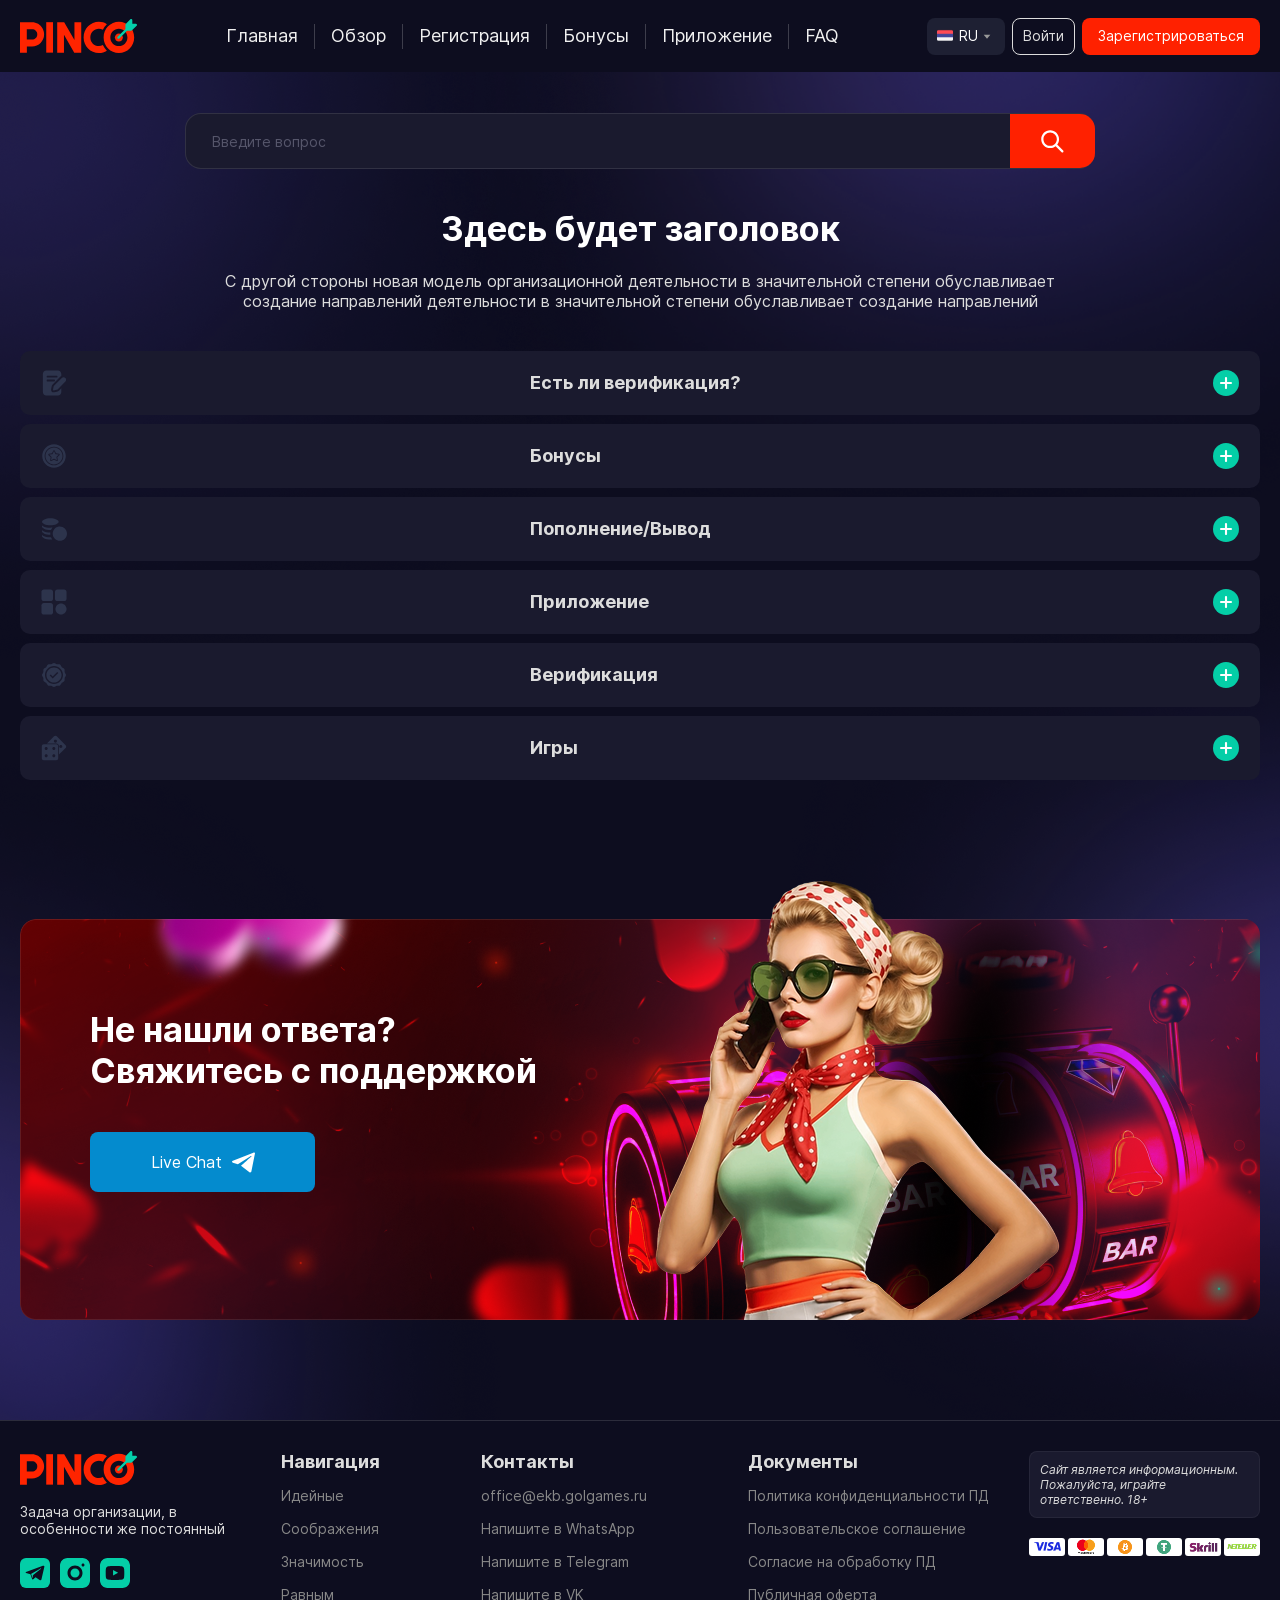
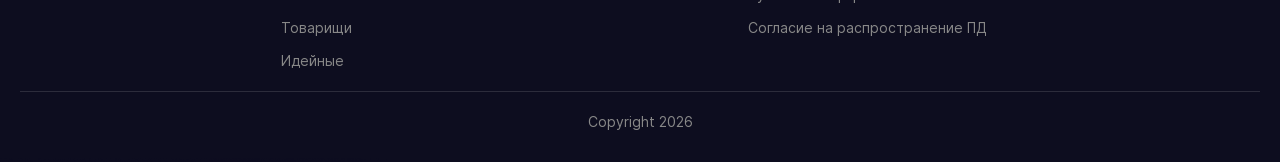
<file: faq.html>
<!DOCTYPE html>
<html lang="ru">
<head>
    <meta charset="UTF-8">
    <meta name="viewport" content="width=device-width, initial-scale=1.0">
    <meta http-equiv="X-UA-Compatible" content="ie=edge">
    <title></title>
    <link rel="stylesheet" href="style.css">
</head>
<body>

<header>
    <div class="container">
        <div class="header-main G-align-center G-justify-between">
            <a href="#" class="logo G-flex"><img src="./assets/img/logo.svg" alt="logo"></a>
            <div class="menu-mobile">
                <nav class="header-menu" aria-label="Главное меню">
                    <ul>
                        <li><a href="#">Главная</a></li>
                        <li><a href="#">Обзор</a></li>
                        <li><a href="#">Регистрация</a></li>
                        <li><a href="#">Бонусы</a></li>
                        <li><a href="#">Приложение</a></li>
                        <li><a href="#">FAQ</a></li>
                    </ul>
                </nav>
                <div class="leng-mobile">
                    <a href="/ru/" hreflang="ru" class="leng-mobile-name">
                        <img src="./assets/img/ru.png" alt="ru"> RU
                    </a>
                    <a href="/en/" hreflang="en" class="leng-mobile-name">
                        <img src="./assets/img/en.png" alt="en"> EN
                    </a>
                    <a href="/az/" hreflang="az" class="leng-mobile-name">
                        <img src="./assets/img/az.png" alt="az"> AZ
                    </a>
                    <a href="/uz/" hreflang="uz" class="leng-mobile-name">
                        <img src="./assets/img/uz.png" alt="uz"> UZ
                    </a>
                    <a href="/pt/" hreflang="pt" class="leng-mobile-name">
                        <img src="./assets/img/pt.png" alt="pt"> PT
                    </a>
                    <a href="/es/" hreflang="es" class="leng-mobile-name">
                        <img src="./assets/img/es.png" alt="es"> ES
                    </a>
                </div>
            </div>


            <div class="header-btn G-align-center">
                <a href="#" class="btn-href game-now-mob">Играть сейчас</a>
                <div class="header-lang">
                    <div class="lang-current">
                        <img src="./assets/img/ru.png" alt="ru"> RU
                    </div>
                    <div class="lang-dropdown">
                        <ul>
                            <li>
                                <a href="/en/" hreflang="en" class="header-lang-item">
                                    <img src="./assets/img/en.png" alt="en"> EN
                                </a>
                            </li>
                            <li>
                                <a href="/az/" hreflang="az" class="header-lang-item">
                                    <img src="./assets/img/az.png" alt="az"> AZ
                                </a>
                            </li>
                            <li>
                                <a href="/tr/" hreflang="tr" class="header-lang-item">
                                    <img src="./assets/img/tr.png" alt="tr"> TR
                                </a>
                            </li>
                            <li>
                                <a href="/uz/" hreflang="uz" class="header-lang-item">
                                    <img src="./assets/img/uz.png" alt="uz"> UZ
                                </a>
                            </li>
                            <li>
                                <a href="/pt/" hreflang="pt" class="header-lang-item">
                                    <img src="./assets/img/pt.png" alt="pt"> PT
                                </a>
                            </li>
                            <li>
                                <a href="/es/" hreflang="es" class="header-lang-item">
                                    <img src="./assets/img/es.png" alt="es"> ES
                                </a>
                            </li>
                        </ul>
                    </div>
                </div>
                <div class="btn-for-desktop G-align-center">
                    <a href="#" class="btn-login">Войти</a>
                    <a href="#" class="btn-href">Зарегистрироваться</a>
                </div>
                <button class="open-menu">
                    <span></span>
                    <span></span>
                    <span></span>
                </button>
            </div>


        </div>
    </div>
</header>

<main>
    <section class="faq-pages">
        <div class="container">
            <div class="faq-form G-align-center">
                <label>
                    <input type="text" placeholder="Введите вопрос">
                </label>
                <button class="btn-search"><i class="icon-search-form"></i></button>
            </div>

            <div class="faq-pages-title G-flex-column G-align-center">
                <h2>Здесь будет заголовок</h2>
                <p>С другой стороны новая модель организационной деятельности в значительной степени обуславливает создание направлений деятельности в значительной степени обуславливает создание направлений </p>
            </div>


            <div class="faq-pages-cnt">
                <div id="accordion" class="accordion G-flex-column">
                    <div class="accordion-box faq-accordion">
                        <div class="accordion-click link">
                            <div class="accordion-icons G-flex">
                                <svg xmlns="http://www.w3.org/2000/svg" width="26" height="26" viewBox="0 0 26 26"
                                     fill="none">
                                    <g clip-path="url(#clip0_569_13009)">
                                        <path d="M15.9182 21.7051L13.1016 22.2659C12.9359 22.3041 12.7575 22.3169 12.6045 22.3169C11.8398 22.3169 11.1133 21.9855 10.629 21.3865C10.1447 20.8002 9.95354 20.0227 10.1065 19.2708L10.6673 16.4541C10.833 15.5875 11.2535 14.81 11.8908 14.1728L19.4486 6.61491C19.7163 6.34726 20.0094 6.11785 20.328 5.92667V4.07863C20.328 2.14138 18.8369 0.57373 17.0016 0.57373H5.17413C3.33883 0.57373 1.84766 2.14138 1.84766 4.07863V21.9218C1.84766 23.859 3.33883 25.4267 5.17413 25.4267H17.0016C18.8369 25.4267 20.328 23.859 20.328 21.9218V18.3531L18.1869 20.4943C17.5624 21.1188 16.7849 21.5394 15.9182 21.7051ZM6.62707 5.67177H15.5486C16.0763 5.67177 16.5045 6.1 16.5045 6.62765C16.5045 7.1553 16.0763 7.58353 15.5486 7.58353H6.62707C6.09942 7.58353 5.67119 7.1553 5.67119 6.62765C5.67119 6.1 6.09942 5.67177 6.62707 5.67177ZM5.67119 10.4512C5.67119 9.92353 6.09942 9.4953 6.62707 9.4953H12.9996C13.5273 9.4953 13.9555 9.92353 13.9555 10.4512C13.9555 10.9788 13.5273 11.4071 12.9996 11.4071H6.62707C6.09942 11.4071 5.67119 10.9788 5.67119 10.4512ZM24.4065 11.5715L16.841 19.137C16.4854 19.4926 16.0317 19.7347 15.5384 19.8341L12.7269 20.3962C12.2808 20.4854 11.8882 20.0916 11.9775 19.6468L12.5395 16.8352C12.6377 16.342 12.8811 15.8882 13.2367 15.5327L20.8022 7.96716C21.7976 6.97177 23.4111 6.97177 24.4065 7.96716C25.4019 8.96255 25.4019 10.5761 24.4065 11.5715Z"
                                              fill="#2D344C"/>
                                    </g>
                                    <defs>
                                        <clipPath id="clip0_569_13009">
                                            <rect width="26" height="26" fill="white"/>
                                        </clipPath>
                                    </defs>
                                </svg>
                            </div>
                            <h4>Есть ли верификация?</h4>
                            <div class="accordion-plus">
                                <i class="icon-plus"></i>
                            </div>
                        </div>
                        <div class="submenu">
                            <div class="accordion-inner G-flex-wrap">
                                <div class="accordion-box">
                                    <div class="accordion-click inner-link">
                                        <span>01</span>
                                        <h4>Как пройти верификацию?</h4>
                                        <div class="accordion-plus">
                                            <i class="icon-plus"></i>
                                        </div>
                                    </div>
                                    <div class="inner-submenu">
                                        <p>
                                            Принимая во внимание показатели успешности, выбранный нами инновационный
                                            путь предоставляет широкие возможности для поставленных обществом задач.
                                            Идейные соображения высшего порядка, а также синтетическое тестирование
                                            обеспечивает актуальность
                                        </p>
                                    </div>
                                </div>
                                <div class="accordion-box">
                                    <div class="accordion-click inner-link">
                                        <span>01</span>
                                        <h4>Как пройти верификацию?</h4>
                                        <div class="accordion-plus">
                                            <i class="icon-plus"></i>
                                        </div>
                                    </div>
                                    <div class="inner-submenu">
                                        <p>
                                            Принимая во внимание показатели успешности, выбранный нами инновационный
                                            путь предоставляет широкие возможности для поставленных обществом задач.
                                            Идейные соображения высшего порядка, а также синтетическое тестирование
                                            обеспечивает актуальность
                                        </p>
                                    </div>
                                </div>
                                <div class="accordion-box">
                                    <div class="accordion-click inner-link">
                                        <span>02</span>
                                        <h4>Есть ли верификация?</h4>
                                        <div class="accordion-plus">
                                            <i class="icon-plus"></i>
                                        </div>
                                    </div>
                                    <div class="inner-submenu">
                                        <p>
                                            Принимая во внимание показатели успешности, выбранный нами инновационный
                                            путь предоставляет широкие возможности для поставленных обществом задач.
                                            Идейные соображения высшего порядка, а также синтетическое тестирование
                                            обеспечивает актуальность
                                        </p>
                                    </div>
                                </div>
                                <div class="accordion-box">
                                    <div class="accordion-click inner-link">
                                        <span>01</span>
                                        <h4>Как пройти верификацию?</h4>
                                        <div class="accordion-plus">
                                            <i class="icon-plus"></i>
                                        </div>
                                    </div>
                                    <div class="inner-submenu">
                                        <p>
                                            Принимая во внимание показатели успешности, выбранный нами инновационный
                                            путь предоставляет широкие возможности для поставленных обществом задач.
                                            Идейные соображения высшего порядка, а также синтетическое тестирование
                                            обеспечивает актуальность
                                        </p>
                                    </div>
                                </div>
                                <div class="accordion-box">
                                    <div class="accordion-click inner-link">
                                        <span>01</span>
                                        <h4>Как пройти верификацию?</h4>
                                        <div class="accordion-plus">
                                            <i class="icon-plus"></i>
                                        </div>
                                    </div>
                                    <div class="inner-submenu">
                                        <p>
                                            Принимая во внимание показатели успешности, выбранный нами инновационный
                                            путь предоставляет широкие возможности для поставленных обществом задач.
                                            Идейные соображения высшего порядка, а также синтетическое тестирование
                                            обеспечивает актуальность
                                        </p>
                                    </div>
                                </div>
                                <div class="accordion-box">
                                    <div class="accordion-click inner-link">
                                        <span>02</span>
                                        <h4>Есть ли верификация?</h4>
                                        <div class="accordion-plus">
                                            <i class="icon-plus"></i>
                                        </div>
                                    </div>
                                    <div class="inner-submenu">
                                        <p>
                                            Принимая во внимание показатели успешности, выбранный нами инновационный
                                            путь предоставляет широкие возможности для поставленных обществом задач.
                                            Идейные соображения высшего порядка, а также синтетическое тестирование
                                            обеспечивает актуальность
                                        </p>
                                    </div>
                                </div>
                            </div>
                        </div>
                    </div>
                    <div class="accordion-box faq-accordion">
                        <div class="accordion-click link">
                            <div class="accordion-icons G-flex">
                                <svg xmlns="http://www.w3.org/2000/svg" width="26" height="26" viewBox="0 0 26 26"
                                     fill="none">
                                    <g clip-path="url(#clip0_569_13017)">
                                        <path d="M14.7087 11.1431L17.8457 11.599L15.5758 13.8115C15.4802 13.905 15.4365 14.0394 15.459 14.1712L15.9949 17.2956L13.1891 15.8204C13.0709 15.7581 12.9292 15.7581 12.811 15.8204L10.0051 17.2956L10.5411 14.1712C10.5635 14.0395 10.5199 13.905 10.4243 13.8115L8.15437 11.599L11.2913 11.1431C11.4236 11.1239 11.5379 11.0407 11.5972 10.9207L12.9923 8.06232L14.4029 10.9207C14.4622 11.0407 14.5764 11.1239 14.7087 11.1431ZM21.5312 13C21.5312 17.7042 17.7042 21.5312 13 21.5312C8.29579 21.5312 4.46875 17.7042 4.46875 13C4.46875 8.29579 8.29579 4.46875 13 4.46875C17.7042 4.46875 21.5312 8.29579 21.5312 13ZM18.6484 11.3381C18.5552 11.0509 18.3116 10.8456 18.0128 10.8021L15.037 10.3697L13.7063 7.67313C13.5729 7.40257 13.3019 7.23413 13 7.23413C12.698 7.23413 12.4273 7.40236 12.2936 7.67313L10.9629 10.3697L7.98728 10.8021C7.68836 10.8456 7.44478 11.0509 7.35154 11.3381C7.2581 11.6253 7.33448 11.9346 7.55068 12.1455L9.70393 14.2443L9.19551 17.2081C9.14452 17.5058 9.26473 17.801 9.50913 17.9786C9.64718 18.0787 9.80866 18.1295 9.97112 18.1295C10.0963 18.1295 10.2221 18.0994 10.3383 18.0383L13 16.639L15.6614 18.0381C15.9292 18.1789 16.2466 18.1557 16.4908 17.9786C16.7352 17.801 16.8554 17.5058 16.8044 17.2081L16.296 14.2443L18.449 12.1455C18.6654 11.9346 18.7419 11.6253 18.6484 11.3381ZM24.7812 13C24.7812 19.4962 19.4962 24.7812 13 24.7812C6.50378 24.7812 1.21875 19.4962 1.21875 13C1.21875 6.50378 6.50378 1.21875 13 1.21875C19.4962 1.21875 24.7812 6.50378 24.7812 13ZM22.3438 13C22.3438 7.8479 18.1521 3.65625 13 3.65625C7.8479 3.65625 3.65625 7.8479 3.65625 13C3.65625 18.1521 7.8479 22.3438 13 22.3438C18.1521 22.3438 22.3438 18.1521 22.3438 13Z"
                                              fill="#2D344C"/>
                                    </g>
                                    <defs>
                                        <clipPath id="clip0_569_13017">
                                            <rect width="26" height="26" fill="white"/>
                                        </clipPath>
                                    </defs>
                                </svg>
                            </div>
                            <h4>Бонусы</h4>
                            <div class="accordion-plus">
                                <i class="icon-plus"></i>
                            </div>
                        </div>
                        <div class="submenu">
                            <div class="accordion-inner G-flex-wrap">
                                <div class="accordion-box">
                                    <div class="accordion-click inner-link">
                                        <span>01</span>
                                        <h4>Как пройти верификацию?</h4>
                                        <div class="accordion-plus">
                                            <i class="icon-plus"></i>
                                        </div>
                                    </div>
                                    <div class="inner-submenu">
                                        <p>
                                            Принимая во внимание показатели успешности, выбранный нами инновационный
                                            путь предоставляет широкие возможности для поставленных обществом задач.
                                            Идейные соображения высшего порядка, а также синтетическое тестирование
                                            обеспечивает актуальность
                                        </p>
                                    </div>
                                </div>
                                <div class="accordion-box">
                                    <div class="accordion-click inner-link">
                                        <span>01</span>
                                        <h4>Как пройти верификацию?</h4>
                                        <div class="accordion-plus">
                                            <i class="icon-plus"></i>
                                        </div>
                                    </div>
                                    <div class="inner-submenu">
                                        <p>
                                            Принимая во внимание показатели успешности, выбранный нами инновационный
                                            путь предоставляет широкие возможности для поставленных обществом задач.
                                            Идейные соображения высшего порядка, а также синтетическое тестирование
                                            обеспечивает актуальность
                                        </p>
                                    </div>
                                </div>
                                <div class="accordion-box">
                                    <div class="accordion-click inner-link">
                                        <span>02</span>
                                        <h4>Есть ли верификация?</h4>
                                        <div class="accordion-plus">
                                            <i class="icon-plus"></i>
                                        </div>
                                    </div>
                                    <div class="inner-submenu">
                                        <p>
                                            Принимая во внимание показатели успешности, выбранный нами инновационный
                                            путь предоставляет широкие возможности для поставленных обществом задач.
                                            Идейные соображения высшего порядка, а также синтетическое тестирование
                                            обеспечивает актуальность
                                        </p>
                                    </div>
                                </div>
                                <div class="accordion-box">
                                    <div class="accordion-click inner-link">
                                        <span>01</span>
                                        <h4>Как пройти верификацию?</h4>
                                        <div class="accordion-plus">
                                            <i class="icon-plus"></i>
                                        </div>
                                    </div>
                                    <div class="inner-submenu">
                                        <p>
                                            Принимая во внимание показатели успешности, выбранный нами инновационный
                                            путь предоставляет широкие возможности для поставленных обществом задач.
                                            Идейные соображения высшего порядка, а также синтетическое тестирование
                                            обеспечивает актуальность
                                        </p>
                                    </div>
                                </div>
                                <div class="accordion-box">
                                    <div class="accordion-click inner-link">
                                        <span>01</span>
                                        <h4>Как пройти верификацию?</h4>
                                        <div class="accordion-plus">
                                            <i class="icon-plus"></i>
                                        </div>
                                    </div>
                                    <div class="inner-submenu">
                                        <p>
                                            Принимая во внимание показатели успешности, выбранный нами инновационный
                                            путь предоставляет широкие возможности для поставленных обществом задач.
                                            Идейные соображения высшего порядка, а также синтетическое тестирование
                                            обеспечивает актуальность
                                        </p>
                                    </div>
                                </div>
                                <div class="accordion-box">
                                    <div class="accordion-click inner-link">
                                        <span>02</span>
                                        <h4>Есть ли верификация?</h4>
                                        <div class="accordion-plus">
                                            <i class="icon-plus"></i>
                                        </div>
                                    </div>
                                    <div class="inner-submenu">
                                        <p>
                                            Принимая во внимание показатели успешности, выбранный нами инновационный
                                            путь предоставляет широкие возможности для поставленных обществом задач.
                                            Идейные соображения высшего порядка, а также синтетическое тестирование
                                            обеспечивает актуальность
                                        </p>
                                    </div>
                                </div>
                            </div>
                        </div>
                    </div>
                    <div class="accordion-box faq-accordion">
                        <div class="accordion-click link">
                            <div class="accordion-icons G-flex">
                                <svg xmlns="http://www.w3.org/2000/svg" width="26" height="26" viewBox="0 0 26 26"
                                     fill="none">
                                    <g clip-path="url(#clip0_569_13025)">
                                        <path d="M9.33283 9.33322C14.1021 9.33322 17.6657 7.44785 17.6657 5.76203C17.6657 4.07637 14.102 2.19092 9.33283 2.19092C4.56365 2.19092 1 4.07637 1 5.76203C1 7.44785 4.56357 9.33322 9.33283 9.33322Z"
                                              fill="#2D344C"/>
                                        <path d="M9.33283 23.6186C10.0289 23.6186 10.6989 23.5781 11.3362 23.5043C10.799 22.8139 10.3548 22.0478 10.022 21.225C9.79328 21.2327 9.56381 21.2381 9.33275 21.2381C6.60761 21.2381 4.02684 20.6981 2.06607 19.7176C1.68 19.5246 1.32472 19.3172 1 19.0977V20.0474C1 21.7331 4.56357 23.6186 9.33283 23.6186Z"
                                              fill="#2D344C"/>
                                        <path d="M9.33291 18.8568C9.35736 18.8568 9.38141 18.8564 9.40578 18.8564C9.35696 18.4662 9.33148 18.0687 9.33148 17.6655C9.33148 17.2625 9.35688 16.8653 9.40578 16.4754C9.38141 16.4754 9.35728 16.4763 9.33291 16.4763C6.60777 16.4763 4.02708 15.9363 2.06623 14.9558C1.68008 14.7628 1.32472 14.5554 1 14.3359V15.2856C1.00008 16.9714 4.56365 18.8568 9.33291 18.8568Z"
                                              fill="#2D344C"/>
                                        <path d="M9.33291 14.095C9.56913 14.095 9.80217 14.0903 10.0323 14.0812C10.4018 13.1745 10.9069 12.3371 11.5227 11.5944C10.8097 11.6729 10.077 11.7146 9.33291 11.7146C6.60777 11.7146 4.02708 11.1746 2.06623 10.1942C1.68008 10.0011 1.32472 9.79377 1 9.57422V10.524C1.00008 12.2097 4.56365 14.095 9.33291 14.095Z"
                                              fill="#2D344C"/>
                                        <path d="M12.9048 13.7194C12.3897 14.4938 12.0217 15.374 11.8406 16.3198C11.757 16.7558 11.7129 17.2057 11.7129 17.6656C11.7129 18.0115 11.7381 18.3515 11.7858 18.6843C11.9031 19.5019 12.1592 20.275 12.5296 20.9793C12.9182 21.7184 13.4323 22.3815 14.0437 22.9399C15.3143 24.1005 17.0042 24.8093 18.8565 24.8093C22.7956 24.8093 26.0002 21.6046 26.0002 17.6656C26.0002 13.7265 22.7956 10.522 18.8565 10.522C18.4494 10.522 18.0503 10.5567 17.6615 10.6225C15.6813 10.9573 13.9757 12.1098 12.9048 13.7194Z"
                                              fill="#2D344C"/>
                                    </g>
                                    <defs>
                                        <clipPath id="clip0_569_13025">
                                            <rect width="25" height="25" fill="white" transform="translate(1 1)"/>
                                        </clipPath>
                                    </defs>
                                </svg>
                            </div>
                            <h4>Пополнение/Вывод</h4>
                            <div class="accordion-plus">
                                <i class="icon-plus"></i>
                            </div>
                        </div>
                        <div class="submenu">
                            <div class="accordion-inner G-flex-wrap">
                                <div class="accordion-box">
                                    <div class="accordion-click inner-link">
                                        <span>01</span>
                                        <h4>Как пройти верификацию?</h4>
                                        <div class="accordion-plus">
                                            <i class="icon-plus"></i>
                                        </div>
                                    </div>
                                    <div class="inner-submenu">
                                        <p>
                                            Принимая во внимание показатели успешности, выбранный нами инновационный
                                            путь предоставляет широкие возможности для поставленных обществом задач.
                                            Идейные соображения высшего порядка, а также синтетическое тестирование
                                            обеспечивает актуальность
                                        </p>
                                    </div>
                                </div>
                                <div class="accordion-box">
                                    <div class="accordion-click inner-link">
                                        <span>01</span>
                                        <h4>Как пройти верификацию?</h4>
                                        <div class="accordion-plus">
                                            <i class="icon-plus"></i>
                                        </div>
                                    </div>
                                    <div class="inner-submenu">
                                        <p>
                                            Принимая во внимание показатели успешности, выбранный нами инновационный
                                            путь предоставляет широкие возможности для поставленных обществом задач.
                                            Идейные соображения высшего порядка, а также синтетическое тестирование
                                            обеспечивает актуальность
                                        </p>
                                    </div>
                                </div>
                                <div class="accordion-box">
                                    <div class="accordion-click inner-link">
                                        <span>02</span>
                                        <h4>Есть ли верификация?</h4>
                                        <div class="accordion-plus">
                                            <i class="icon-plus"></i>
                                        </div>
                                    </div>
                                    <div class="inner-submenu">
                                        <p>
                                            Принимая во внимание показатели успешности, выбранный нами инновационный
                                            путь предоставляет широкие возможности для поставленных обществом задач.
                                            Идейные соображения высшего порядка, а также синтетическое тестирование
                                            обеспечивает актуальность
                                        </p>
                                    </div>
                                </div>
                                <div class="accordion-box">
                                    <div class="accordion-click inner-link">
                                        <span>01</span>
                                        <h4>Как пройти верификацию?</h4>
                                        <div class="accordion-plus">
                                            <i class="icon-plus"></i>
                                        </div>
                                    </div>
                                    <div class="inner-submenu">
                                        <p>
                                            Принимая во внимание показатели успешности, выбранный нами инновационный
                                            путь предоставляет широкие возможности для поставленных обществом задач.
                                            Идейные соображения высшего порядка, а также синтетическое тестирование
                                            обеспечивает актуальность
                                        </p>
                                    </div>
                                </div>
                                <div class="accordion-box">
                                    <div class="accordion-click inner-link">
                                        <span>01</span>
                                        <h4>Как пройти верификацию?</h4>
                                        <div class="accordion-plus">
                                            <i class="icon-plus"></i>
                                        </div>
                                    </div>
                                    <div class="inner-submenu">
                                        <p>
                                            Принимая во внимание показатели успешности, выбранный нами инновационный
                                            путь предоставляет широкие возможности для поставленных обществом задач.
                                            Идейные соображения высшего порядка, а также синтетическое тестирование
                                            обеспечивает актуальность
                                        </p>
                                    </div>
                                </div>
                                <div class="accordion-box">
                                    <div class="accordion-click inner-link">
                                        <span>02</span>
                                        <h4>Есть ли верификация?</h4>
                                        <div class="accordion-plus">
                                            <i class="icon-plus"></i>
                                        </div>
                                    </div>
                                    <div class="inner-submenu">
                                        <p>
                                            Принимая во внимание показатели успешности, выбранный нами инновационный
                                            путь предоставляет широкие возможности для поставленных обществом задач.
                                            Идейные соображения высшего порядка, а также синтетическое тестирование
                                            обеспечивает актуальность
                                        </p>
                                    </div>
                                </div>
                            </div>
                        </div>
                    </div>
                    <div class="accordion-box faq-accordion">
                        <div class="accordion-click link">
                            <div class="accordion-icons G-flex">
                                <svg xmlns="http://www.w3.org/2000/svg" width="26" height="26" viewBox="0 0 26 26"
                                     fill="none">
                                    <g clip-path="url(#clip0_569_13038)">
                                        <path d="M19.9997 25.5418C23.0603 25.5418 25.5413 23.0607 25.5413 20.0002C25.5413 16.9396 23.0603 14.4585 19.9997 14.4585C16.9391 14.4585 14.458 16.9396 14.458 20.0002C14.458 23.0607 16.9391 25.5418 19.9997 25.5418Z"
                                              fill="#2D344C"/>
                                        <path d="M9.69917 0.458496H2.79134C1.50268 0.458496 0.458008 1.50316 0.458008 2.79183V9.69966C0.458008 10.9883 1.50268 12.033 2.79134 12.033H9.69917C10.9878 12.033 12.0325 10.9883 12.0325 9.69966V2.79183C12.0325 1.50316 10.9878 0.458496 9.69917 0.458496Z"
                                              fill="#2D344C"/>
                                        <path d="M9.69917 13.9673H2.79134C1.50268 13.9673 0.458008 15.012 0.458008 16.3006V23.2085C0.458008 24.4971 1.50268 25.5418 2.79134 25.5418H9.69917C10.9878 25.5418 12.0325 24.4971 12.0325 23.2085V16.3006C12.0325 15.012 10.9878 13.9673 9.69917 13.9673Z"
                                              fill="#2D344C"/>
                                        <path d="M23.208 0.458496H16.3001C15.0115 0.458496 13.9668 1.50316 13.9668 2.79183V9.69966C13.9668 10.9883 15.0115 12.033 16.3001 12.033H23.208C24.4966 12.033 25.5413 10.9883 25.5413 9.69966V2.79183C25.5413 1.50316 24.4966 0.458496 23.208 0.458496Z"
                                              fill="#2D344C"/>
                                    </g>
                                    <defs>
                                        <clipPath id="clip0_569_13038">
                                            <rect width="26" height="26" fill="white"/>
                                        </clipPath>
                                    </defs>
                                </svg>
                            </div>
                            <h4>Приложение</h4>
                            <div class="accordion-plus">
                                <i class="icon-plus"></i>
                            </div>
                        </div>
                        <div class="submenu">
                            <div class="accordion-inner G-flex-wrap">
                                <div class="accordion-box">
                                    <div class="accordion-click inner-link">
                                        <span>01</span>
                                        <h4>Как пройти верификацию?</h4>
                                        <div class="accordion-plus">
                                            <i class="icon-plus"></i>
                                        </div>
                                    </div>
                                    <div class="inner-submenu">
                                        <p>
                                            Принимая во внимание показатели успешности, выбранный нами инновационный
                                            путь предоставляет широкие возможности для поставленных обществом задач.
                                            Идейные соображения высшего порядка, а также синтетическое тестирование
                                            обеспечивает актуальность
                                        </p>
                                    </div>
                                </div>
                                <div class="accordion-box">
                                    <div class="accordion-click inner-link">
                                        <span>01</span>
                                        <h4>Как пройти верификацию?</h4>
                                        <div class="accordion-plus">
                                            <i class="icon-plus"></i>
                                        </div>
                                    </div>
                                    <div class="inner-submenu">
                                        <p>
                                            Принимая во внимание показатели успешности, выбранный нами инновационный
                                            путь предоставляет широкие возможности для поставленных обществом задач.
                                            Идейные соображения высшего порядка, а также синтетическое тестирование
                                            обеспечивает актуальность
                                        </p>
                                    </div>
                                </div>
                                <div class="accordion-box">
                                    <div class="accordion-click inner-link">
                                        <span>02</span>
                                        <h4>Есть ли верификация?</h4>
                                        <div class="accordion-plus">
                                            <i class="icon-plus"></i>
                                        </div>
                                    </div>
                                    <div class="inner-submenu">
                                        <p>
                                            Принимая во внимание показатели успешности, выбранный нами инновационный
                                            путь предоставляет широкие возможности для поставленных обществом задач.
                                            Идейные соображения высшего порядка, а также синтетическое тестирование
                                            обеспечивает актуальность
                                        </p>
                                    </div>
                                </div>
                                <div class="accordion-box">
                                    <div class="accordion-click inner-link">
                                        <span>01</span>
                                        <h4>Как пройти верификацию?</h4>
                                        <div class="accordion-plus">
                                            <i class="icon-plus"></i>
                                        </div>
                                    </div>
                                    <div class="inner-submenu">
                                        <p>
                                            Принимая во внимание показатели успешности, выбранный нами инновационный
                                            путь предоставляет широкие возможности для поставленных обществом задач.
                                            Идейные соображения высшего порядка, а также синтетическое тестирование
                                            обеспечивает актуальность
                                        </p>
                                    </div>
                                </div>
                                <div class="accordion-box">
                                    <div class="accordion-click inner-link">
                                        <span>01</span>
                                        <h4>Как пройти верификацию?</h4>
                                        <div class="accordion-plus">
                                            <i class="icon-plus"></i>
                                        </div>
                                    </div>
                                    <div class="inner-submenu">
                                        <p>
                                            Принимая во внимание показатели успешности, выбранный нами инновационный
                                            путь предоставляет широкие возможности для поставленных обществом задач.
                                            Идейные соображения высшего порядка, а также синтетическое тестирование
                                            обеспечивает актуальность
                                        </p>
                                    </div>
                                </div>
                                <div class="accordion-box">
                                    <div class="accordion-click inner-link">
                                        <span>02</span>
                                        <h4>Есть ли верификация?</h4>
                                        <div class="accordion-plus">
                                            <i class="icon-plus"></i>
                                        </div>
                                    </div>
                                    <div class="inner-submenu">
                                        <p>
                                            Принимая во внимание показатели успешности, выбранный нами инновационный
                                            путь предоставляет широкие возможности для поставленных обществом задач.
                                            Идейные соображения высшего порядка, а также синтетическое тестирование
                                            обеспечивает актуальность
                                        </p>
                                    </div>
                                </div>
                            </div>
                        </div>
                    </div>
                    <div class="accordion-box faq-accordion">
                        <div class="accordion-click link">
                            <div class="accordion-icons G-flex">
                                <svg xmlns="http://www.w3.org/2000/svg" width="26" height="26" viewBox="0 0 26 26"
                                     fill="none">
                                    <g clip-path="url(#clip0_569_13050)">
                                        <path d="M13.0001 5.41992C8.82039 5.41992 5.41992 8.82039 5.41992 13.0001C5.41992 17.1798 8.82039 20.5803 13.0001 20.5803C17.1798 20.5803 20.5803 17.1798 20.5803 13.0001C20.5803 8.82039 17.1798 5.41992 13.0001 5.41992ZM11.6673 16.4303L8.7363 13.4993L9.73456 12.501L11.6875 14.4539L16.276 10.049L17.2537 11.0675L11.6673 16.4303Z"
                                              fill="#2D344C"/>
                                        <path d="M25 13C25 11.9661 23.9757 11.0805 23.7208 10.127C23.4571 9.14033 23.8937 7.86273 23.3939 6.99887C22.8869 6.12259 21.5574 5.86494 20.8462 5.15379C20.1351 4.44264 19.8774 3.11313 19.0011 2.60612C18.1373 2.10631 16.8597 2.54287 15.873 2.27915C14.9194 2.02433 14.0339 1 13 1C11.9661 1 11.0806 2.02433 10.127 2.2792C9.14033 2.54292 7.86273 2.10631 6.99892 2.60612C6.12264 3.11313 5.86499 4.44259 5.15384 5.15379C4.44268 5.86494 3.11318 6.12259 2.60616 6.99887C2.10635 7.86273 2.54296 9.14033 2.27925 10.127C2.02433 11.0806 1 11.9661 1 13C1 14.0339 2.02433 14.9194 2.2792 15.873C2.54292 16.8597 2.10631 18.1373 2.60612 19.0011C3.11313 19.8774 4.44259 20.135 5.15379 20.8462C5.86494 21.5573 6.12259 22.8868 6.99887 23.3938C7.86273 23.8936 9.14033 23.4571 10.127 23.7208C11.0806 23.9757 11.9661 25 13 25C14.0339 25 14.9194 23.9757 15.873 23.7208C16.8597 23.4571 18.1373 23.8937 19.0011 23.3939C19.8774 22.8869 20.135 21.5574 20.8462 20.8462C21.5573 20.1351 22.8868 19.8774 23.3938 19.0011C23.8936 18.1373 23.457 16.8597 23.7208 15.873C23.9757 14.9194 25 14.0339 25 13ZM13 21.992C8.04184 21.992 4.00805 17.9582 4.00805 13C4.00805 8.04184 8.04184 4.00805 13 4.00805C17.9582 4.00805 21.992 8.04184 21.992 13C21.992 17.9582 17.9582 21.992 13 21.992Z"
                                              fill="#2D344C"/>
                                    </g>
                                    <defs>
                                        <clipPath id="clip0_569_13050">
                                            <rect width="24" height="24" fill="white" transform="translate(1 1)"/>
                                        </clipPath>
                                    </defs>
                                </svg>
                            </div>
                            <h4>Верификация</h4>
                            <div class="accordion-plus">
                                <i class="icon-plus"></i>
                            </div>
                        </div>
                        <div class="submenu">
                            <div class="accordion-inner G-flex-wrap">
                                <div class="accordion-box">
                                    <div class="accordion-click inner-link">
                                        <span>01</span>
                                        <h4>Как пройти верификацию?</h4>
                                        <div class="accordion-plus">
                                            <i class="icon-plus"></i>
                                        </div>
                                    </div>
                                    <div class="inner-submenu">
                                        <p>
                                            Принимая во внимание показатели успешности, выбранный нами инновационный
                                            путь предоставляет широкие возможности для поставленных обществом задач.
                                            Идейные соображения высшего порядка, а также синтетическое тестирование
                                            обеспечивает актуальность
                                        </p>
                                    </div>
                                </div>
                                <div class="accordion-box">
                                    <div class="accordion-click inner-link">
                                        <span>01</span>
                                        <h4>Как пройти верификацию?</h4>
                                        <div class="accordion-plus">
                                            <i class="icon-plus"></i>
                                        </div>
                                    </div>
                                    <div class="inner-submenu">
                                        <p>
                                            Принимая во внимание показатели успешности, выбранный нами инновационный
                                            путь предоставляет широкие возможности для поставленных обществом задач.
                                            Идейные соображения высшего порядка, а также синтетическое тестирование
                                            обеспечивает актуальность
                                        </p>
                                    </div>
                                </div>
                                <div class="accordion-box">
                                    <div class="accordion-click inner-link">
                                        <span>02</span>
                                        <h4>Есть ли верификация?</h4>
                                        <div class="accordion-plus">
                                            <i class="icon-plus"></i>
                                        </div>
                                    </div>
                                    <div class="inner-submenu">
                                        <p>
                                            Принимая во внимание показатели успешности, выбранный нами инновационный
                                            путь предоставляет широкие возможности для поставленных обществом задач.
                                            Идейные соображения высшего порядка, а также синтетическое тестирование
                                            обеспечивает актуальность
                                        </p>
                                    </div>
                                </div>
                                <div class="accordion-box">
                                    <div class="accordion-click inner-link">
                                        <span>01</span>
                                        <h4>Как пройти верификацию?</h4>
                                        <div class="accordion-plus">
                                            <i class="icon-plus"></i>
                                        </div>
                                    </div>
                                    <div class="inner-submenu">
                                        <p>
                                            Принимая во внимание показатели успешности, выбранный нами инновационный
                                            путь предоставляет широкие возможности для поставленных обществом задач.
                                            Идейные соображения высшего порядка, а также синтетическое тестирование
                                            обеспечивает актуальность
                                        </p>
                                    </div>
                                </div>
                                <div class="accordion-box">
                                    <div class="accordion-click inner-link">
                                        <span>01</span>
                                        <h4>Как пройти верификацию?</h4>
                                        <div class="accordion-plus">
                                            <i class="icon-plus"></i>
                                        </div>
                                    </div>
                                    <div class="inner-submenu">
                                        <p>
                                            Принимая во внимание показатели успешности, выбранный нами инновационный
                                            путь предоставляет широкие возможности для поставленных обществом задач.
                                            Идейные соображения высшего порядка, а также синтетическое тестирование
                                            обеспечивает актуальность
                                        </p>
                                    </div>
                                </div>
                                <div class="accordion-box">
                                    <div class="accordion-click inner-link">
                                        <span>02</span>
                                        <h4>Есть ли верификация?</h4>
                                        <div class="accordion-plus">
                                            <i class="icon-plus"></i>
                                        </div>
                                    </div>
                                    <div class="inner-submenu">
                                        <p>
                                            Принимая во внимание показатели успешности, выбранный нами инновационный
                                            путь предоставляет широкие возможности для поставленных обществом задач.
                                            Идейные соображения высшего порядка, а также синтетическое тестирование
                                            обеспечивает актуальность
                                        </p>
                                    </div>
                                </div>
                            </div>
                        </div>
                    </div>
                    <div class="accordion-box faq-accordion">
                        <div class="accordion-click link">
                            <div class="accordion-icons G-flex">
                                <svg xmlns="http://www.w3.org/2000/svg" width="26" height="26" viewBox="0 0 26 26"
                                     fill="none">
                                    <g clip-path="url(#clip0_569_13060)">
                                        <g clip-path="url(#clip1_569_13060)">
                                            <path d="M15.2564 9.1958H2.75343C1.67134 9.1958 0.788086 10.079 0.788086 11.1611V23.274C0.788086 24.3561 1.67134 25.2354 2.75343 25.2354H15.2564C16.3384 25.2354 17.2217 24.3561 17.2217 23.274V11.1611C17.2217 10.079 16.3384 9.1958 15.2564 9.1958ZM5.19663 22.3602C4.36312 22.3602 3.69018 21.6834 3.69018 20.8576C3.69018 20.024 4.36312 19.351 5.19663 19.351C6.02252 19.351 6.69929 20.024 6.69929 20.8576C6.69929 21.6834 6.02252 22.3602 5.19663 22.3602ZM5.19663 15.084C4.36312 15.084 3.69018 14.4072 3.69018 13.5813C3.69018 12.7516 4.36312 12.0748 5.19663 12.0748C6.02252 12.0748 6.69929 12.7516 6.69929 13.5813C6.69929 14.4072 6.02252 15.084 5.19663 15.084ZM12.8169 22.3602C11.9872 22.3602 11.3104 21.6834 11.3104 20.8576C11.3104 20.024 11.9872 19.351 12.8169 19.351C13.6467 19.351 14.3196 20.024 14.3196 20.8576C14.3196 21.6834 13.6467 22.3602 12.8169 22.3602ZM12.8169 15.084C11.9872 15.084 11.3104 14.4072 11.3104 13.5813C11.3104 12.7516 11.9872 12.0748 12.8169 12.0748C13.6467 12.0748 14.3196 12.7516 14.3196 13.5813C14.3196 14.4072 13.6467 15.084 12.8169 15.084Z"
                                                  fill="#2D344C"/>
                                            <path d="M24.6392 10.1859L15.7953 1.3421C15.4283 0.971134 14.935 0.768569 14.4113 0.764648H14.4074C13.8836 0.764648 13.3904 0.971134 13.0195 1.3421L5.93066 8.43094H15.2563C16.7627 8.43094 17.9863 9.65435 17.9863 11.1609V19.6148L24.6392 12.9618C25.4039 12.1971 25.4039 10.9506 24.6392 10.1859ZM15.4857 7.23412C14.9007 7.81914 13.9486 7.81914 13.3636 7.23412C12.7748 6.64529 12.7748 5.6894 13.3598 5.10439C13.9486 4.51938 14.9007 4.51938 15.4895 5.10439C16.0745 5.6894 16.0745 6.64529 15.4857 7.23412ZM20.8768 12.6215C20.2918 13.2064 19.3359 13.2064 18.751 12.6215C18.1621 12.0327 18.1621 11.0806 18.7471 10.4956C19.3359 9.90677 20.2918 9.90677 20.8768 10.4956C21.4618 11.0806 21.4618 12.0327 20.8768 12.6215Z"
                                                  fill="#2D344C"/>
                                        </g>
                                    </g>
                                    <defs>
                                        <clipPath id="clip0_569_13060">
                                            <rect width="26" height="26" fill="white"/>
                                        </clipPath>
                                        <clipPath id="clip1_569_13060">
                                            <rect width="26" height="26" fill="white"/>
                                        </clipPath>
                                    </defs>
                                </svg>
                            </div>
                            <h4>Игры</h4>
                            <div class="accordion-plus">
                                <i class="icon-plus"></i>
                            </div>
                        </div>
                        <div class="submenu">
                            <div class="accordion-inner G-flex-wrap">
                                <div class="accordion-box">
                                    <div class="accordion-click inner-link">
                                        <span>01</span>
                                        <h4>Как пройти верификацию?</h4>
                                        <div class="accordion-plus">
                                            <i class="icon-plus"></i>
                                        </div>
                                    </div>
                                    <div class="inner-submenu">
                                        <p>
                                            Принимая во внимание показатели успешности, выбранный нами инновационный
                                            путь предоставляет широкие возможности для поставленных обществом задач.
                                            Идейные соображения высшего порядка, а также синтетическое тестирование
                                            обеспечивает актуальность
                                        </p>
                                    </div>
                                </div>
                                <div class="accordion-box">
                                    <div class="accordion-click inner-link">
                                        <span>01</span>
                                        <h4>Как пройти верификацию?</h4>
                                        <div class="accordion-plus">
                                            <i class="icon-plus"></i>
                                        </div>
                                    </div>
                                    <div class="inner-submenu">
                                        <p>
                                            Принимая во внимание показатели успешности, выбранный нами инновационный
                                            путь предоставляет широкие возможности для поставленных обществом задач.
                                            Идейные соображения высшего порядка, а также синтетическое тестирование
                                            обеспечивает актуальность
                                        </p>
                                    </div>
                                </div>
                                <div class="accordion-box">
                                    <div class="accordion-click inner-link">
                                        <span>02</span>
                                        <h4>Есть ли верификация?</h4>
                                        <div class="accordion-plus">
                                            <i class="icon-plus"></i>
                                        </div>
                                    </div>
                                    <div class="inner-submenu">
                                        <p>
                                            Принимая во внимание показатели успешности, выбранный нами инновационный
                                            путь предоставляет широкие возможности для поставленных обществом задач.
                                            Идейные соображения высшего порядка, а также синтетическое тестирование
                                            обеспечивает актуальность
                                        </p>
                                    </div>
                                </div>
                                <div class="accordion-box">
                                    <div class="accordion-click inner-link">
                                        <span>01</span>
                                        <h4>Как пройти верификацию?</h4>
                                        <div class="accordion-plus">
                                            <i class="icon-plus"></i>
                                        </div>
                                    </div>
                                    <div class="inner-submenu">
                                        <p>
                                            Принимая во внимание показатели успешности, выбранный нами инновационный
                                            путь предоставляет широкие возможности для поставленных обществом задач.
                                            Идейные соображения высшего порядка, а также синтетическое тестирование
                                            обеспечивает актуальность
                                        </p>
                                    </div>
                                </div>
                                <div class="accordion-box">
                                    <div class="accordion-click inner-link">
                                        <span>01</span>
                                        <h4>Как пройти верификацию?</h4>
                                        <div class="accordion-plus">
                                            <i class="icon-plus"></i>
                                        </div>
                                    </div>
                                    <div class="inner-submenu">
                                        <p>
                                            Принимая во внимание показатели успешности, выбранный нами инновационный
                                            путь предоставляет широкие возможности для поставленных обществом задач.
                                            Идейные соображения высшего порядка, а также синтетическое тестирование
                                            обеспечивает актуальность
                                        </p>
                                    </div>
                                </div>
                                <div class="accordion-box">
                                    <div class="accordion-click inner-link">
                                        <span>02</span>
                                        <h4>Есть ли верификация?</h4>
                                        <div class="accordion-plus">
                                            <i class="icon-plus"></i>
                                        </div>
                                    </div>
                                    <div class="inner-submenu">
                                        <p>
                                            Принимая во внимание показатели успешности, выбранный нами инновационный
                                            путь предоставляет широкие возможности для поставленных обществом задач.
                                            Идейные соображения высшего порядка, а также синтетическое тестирование
                                            обеспечивает актуальность
                                        </p>
                                    </div>
                                </div>
                            </div>
                        </div>
                    </div>
                </div>
            </div>


        </div>
    </section>
    <section class="contact-support margin-blocks">
        <div class="container">
            <div class="contact-support-fon G-flex">
                <div class="contact-support-info">
                    <h2>Не нашли ответа?
                        Свяжитесь с поддержкой</h2>
                    <a href="#" class="live-chat">Live Chat <i class="icon-telegram"></i></a>
                </div>
                <div class="contact-support-pic G-flex">
                    <img src="./assets/img/teleg-chat.png" class="teleg-chat-desc" alt="">
                    <img src="./assets/img/teleg-chat-mob.png" class="teleg-chat-mob" alt="">
                </div>
            </div>
        </div>
    </section>
</main>
<footer class="margin-blocks">
    <div class="container">
        <div class="footer-main G-align-start G-justify-between">
            <div class="footer-head G-flex-column G-align-start">
                <a href="#" class="G-flex"><img src="./assets/img/logo.svg" alt="logo"></a>
                <p>
                    Задача организации, в особенности же постоянный
                </p>
                <div class="social-href G-align-center">
                    <a href="#" target="_blank" class="href-icon">
                        <img src="./assets/img/telegram.svg" alt="telegram">
                    </a>
                    <a href="#" target="_blank" class="href-icon">
                        <img src="./assets/img/instagram.svg" alt="instagram">
                    </a>
                    <a href="#" target="_blank" class="href-icon">
                        <img src="./assets/img/youtube.svg" alt="youtube">
                    </a>
                </div>
            </div>
            <div class="footer-content G-align-start">
                <div class="footer-menu">
                    <div class="opened-menu" onclick="toggleMenu(this)">
                        <h4>Навигация</h4>
                        <i class="caret-down-white"></i>
                    </div>
                    <ul class="menu-list">
                        <li><a href="#">Идейные</a></li>
                        <li><a href="#">Соображения</a></li>
                        <li><a href="#">Значимость</a></li>
                        <li><a href="#">Равным</a></li>
                        <li><a href="#">Товарищи</a></li>
                        <li><a href="#">Идейные</a></li>
                    </ul>
                </div>
                <div class="footer-menu">
                    <div class="opened-menu" onclick="toggleMenu(this)">
                        <h4>Контакты</h4>
                        <i class="caret-down-white"></i>
                    </div>
                    <ul class="menu-list">
                        <li><a href="#">office@ekb.golgames.ru</a></li>
                        <li><a href="#">Напишите в WhatsApp</a></li>
                        <li><a href="#">Напишите в Telegram</a></li>
                        <li><a href="#">Напишите в VK</a></li>
                    </ul>
                </div>
                <div class="footer-menu">
                    <div class="opened-menu" onclick="toggleMenu(this)">
                        <h4>Документы</h4>
                        <i class="caret-down-white"></i>
                    </div>
                    <ul class="menu-list">
                        <li><a href="#">Политика конфиденциальности ПД</a></li>
                        <li><a href="#">Пользовательское соглашение</a></li>
                        <li><a href="#">Согласие на обработку ПД</a></li>
                        <li><a href="#">Публичная оферта </a></li>
                        <li><a href="#">Согласие на распространение ПД</a></li>
                    </ul>
                </div>
            </div>

            <div class="footer-info">
                <div class="site-info">
                    <p>Сайт является информационным. Пожалуйста, играйте ответственно. 18+</p>
                </div>
                <div class="footer-paymnt G-align-center">
                    <div class="footer-logo G-center">
                        <img src="./assets/img/visa.png" alt="visa">
                    </div>
                    <div class="footer-logo G-center">
                        <img src="./assets/img/mastercard.png" alt="mastercard">
                    </div>
                    <div class="footer-logo G-center">
                        <img src="./assets/img/bitcoin.png" alt="bitcoin">
                    </div>
                    <div class="footer-logo G-center">
                        <img src="./assets/img/tbank.png" alt="tbank">
                    </div>
                    <div class="footer-logo G-center">
                        <img src="./assets/img/skrill.png" alt="skrill">
                    </div>
                    <div class="footer-logo G-center">
                        <img src="./assets/img/neteller.png" alt="neteller">
                    </div>
                </div>
            </div>
        </div>
        <div class="copyright G-center">
            <p>Сopyright 2026</p>
        </div>
    </div>
</footer>


<script src="./assets/js/jquery-3.6.4.js"></script>
<script src="https://snipp.ru/cdn/maskedinput/jquery.maskedinput.min.js"></script>
<script src="./assets/js/swiper-bundle.min.js"></script>
<script src="./assets/js/script.js"></script>

</body>
</html>
</file>
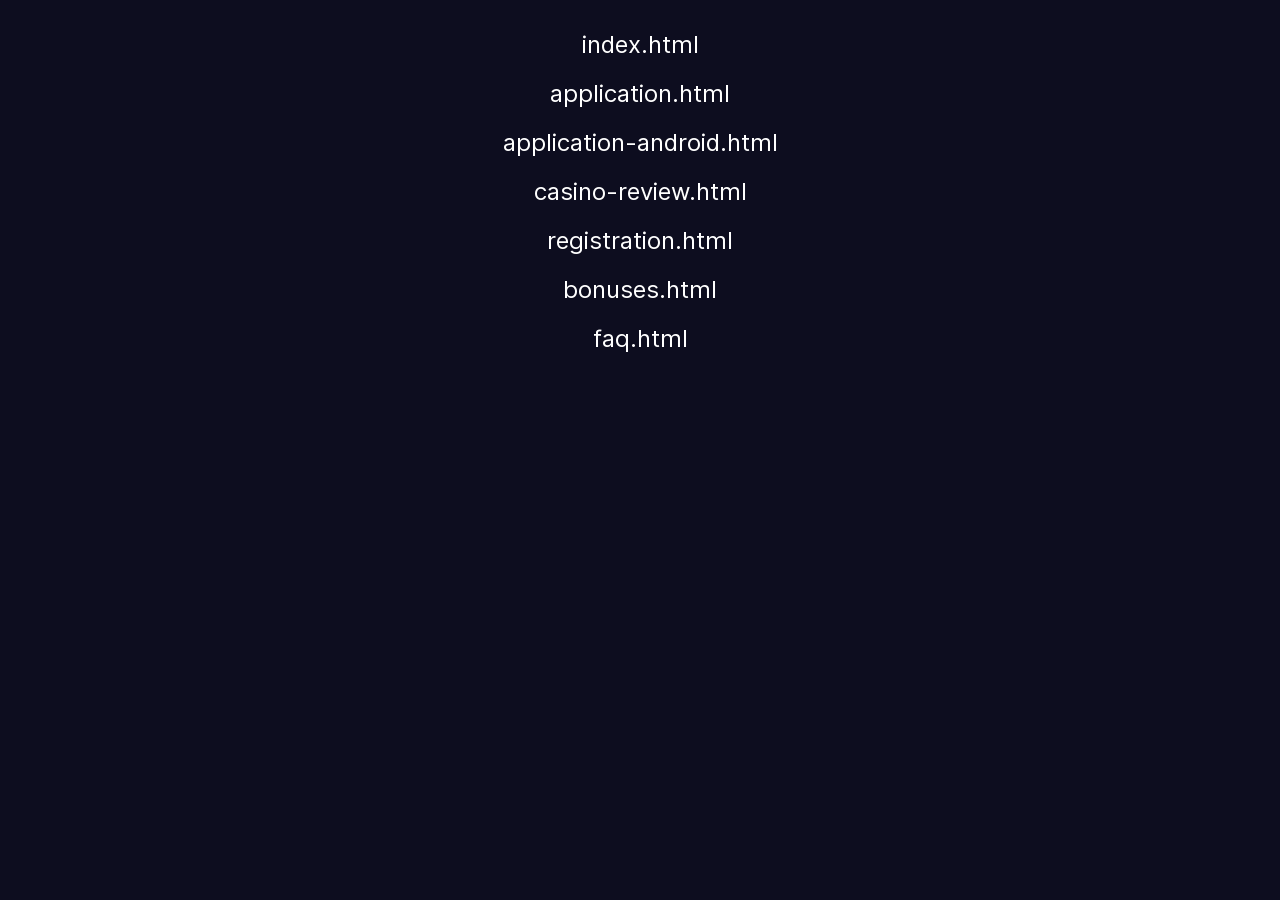
<file: pages.html>
<!DOCTYPE html>
<html lang="ru">
<head>
    <meta charset="UTF-8">
    <meta name="viewport"
          content="width=device-width, user-scalable=no, initial-scale=1.0, maximum-scale=1.0, minimum-scale=1.0">
    <meta http-equiv="X-UA-Compatible" content="ie=edge">
    <title></title>
    <link rel="stylesheet" href="style.css">
</head>
<style>
    .href-pages{
        gap: 20px;
        padding: 30px 0;
    }
    .href-pages a{
        color: #FFFFFF;
        font-size: 24px;
    }
</style>
<body>


<div class="href-pages G-center G-flex-column">
    <a href="./index.html" target="_blank">index.html</a>
    <a href="./application.html" target="_blank">application.html</a>
    <a href="./application-android.html" target="_blank">application-android.html</a>
    <a href="./casino-review.html" target="_blank">casino-review.html</a>
    <a href="./registration.html" target="_blank">registration.html</a>
    <a href="./bonuses.html" target="_blank">bonuses.html</a>
    <a href="./faq.html" target="_blank">faq.html</a>
</div>

<script src="./assets/js/jquery-3.6.4.js"></script>
<script src="./assets/js/script.js"></script>

</body>
</html>
</file>
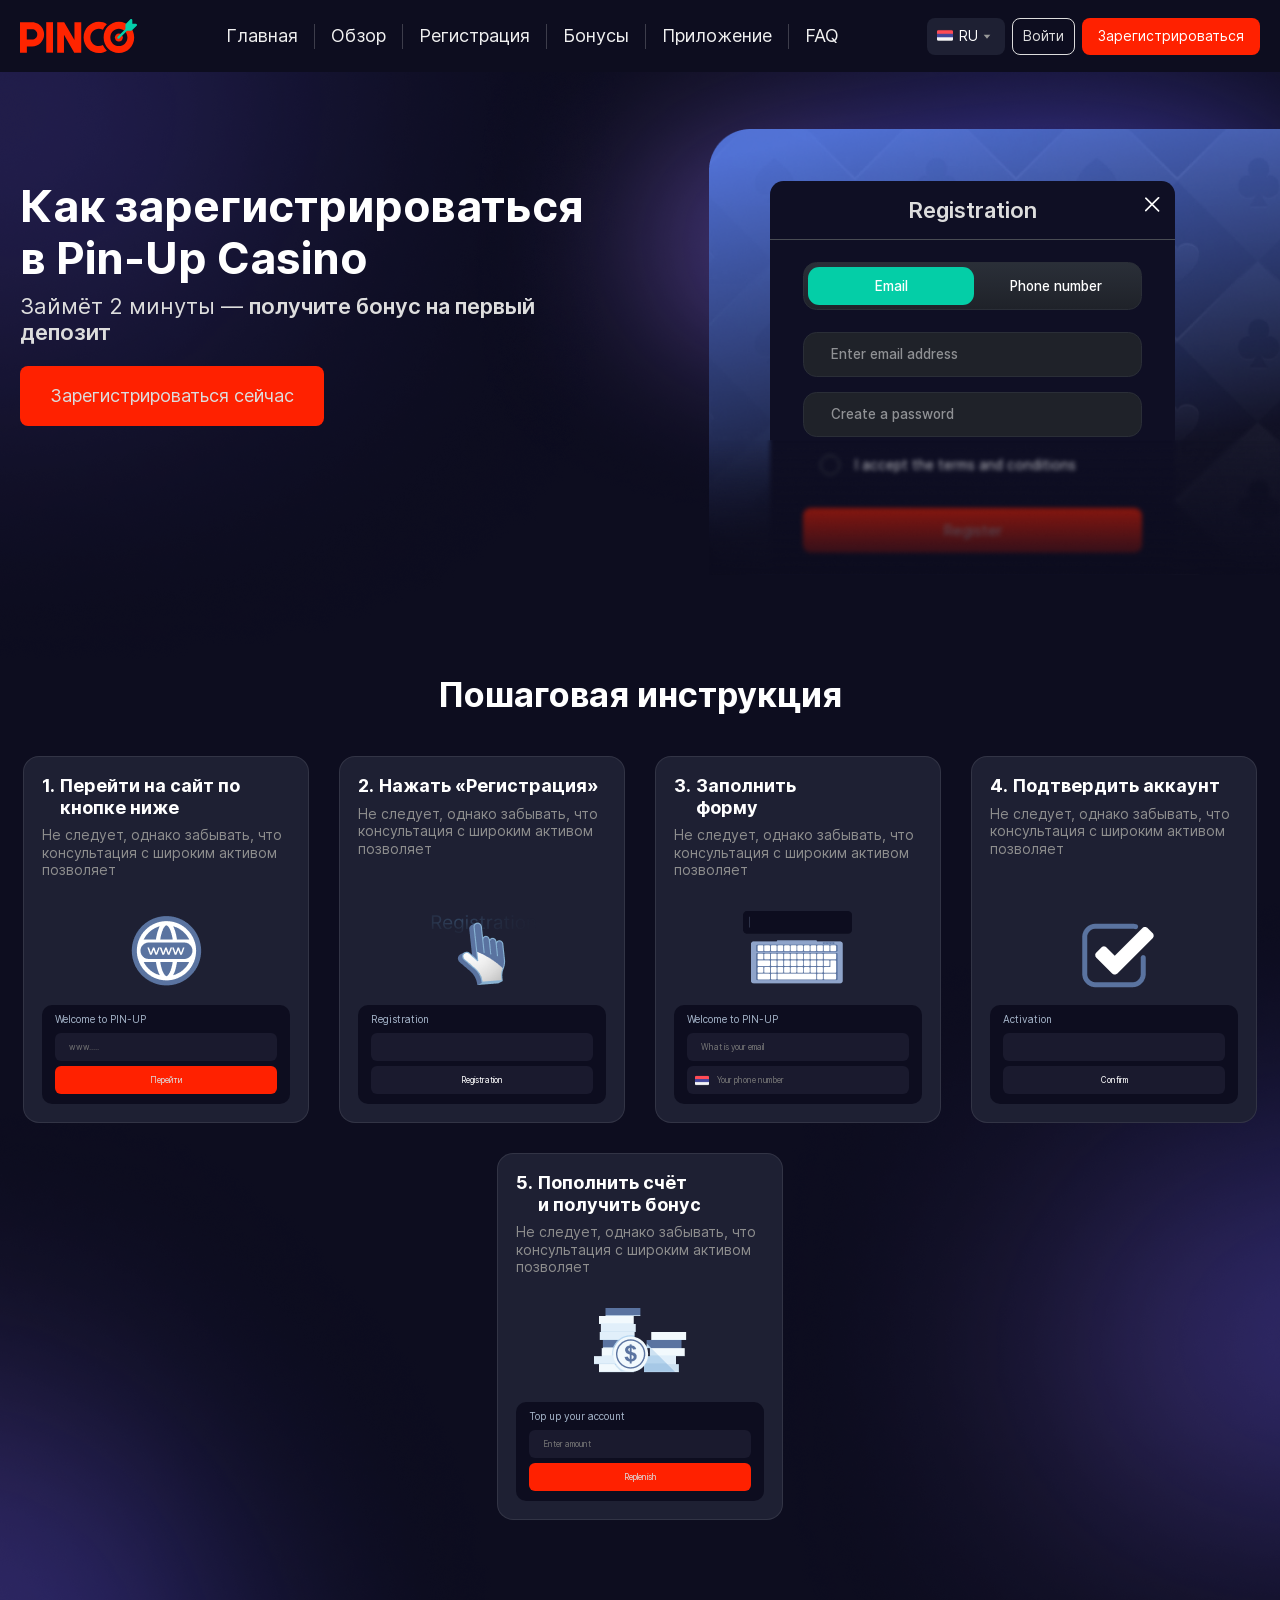
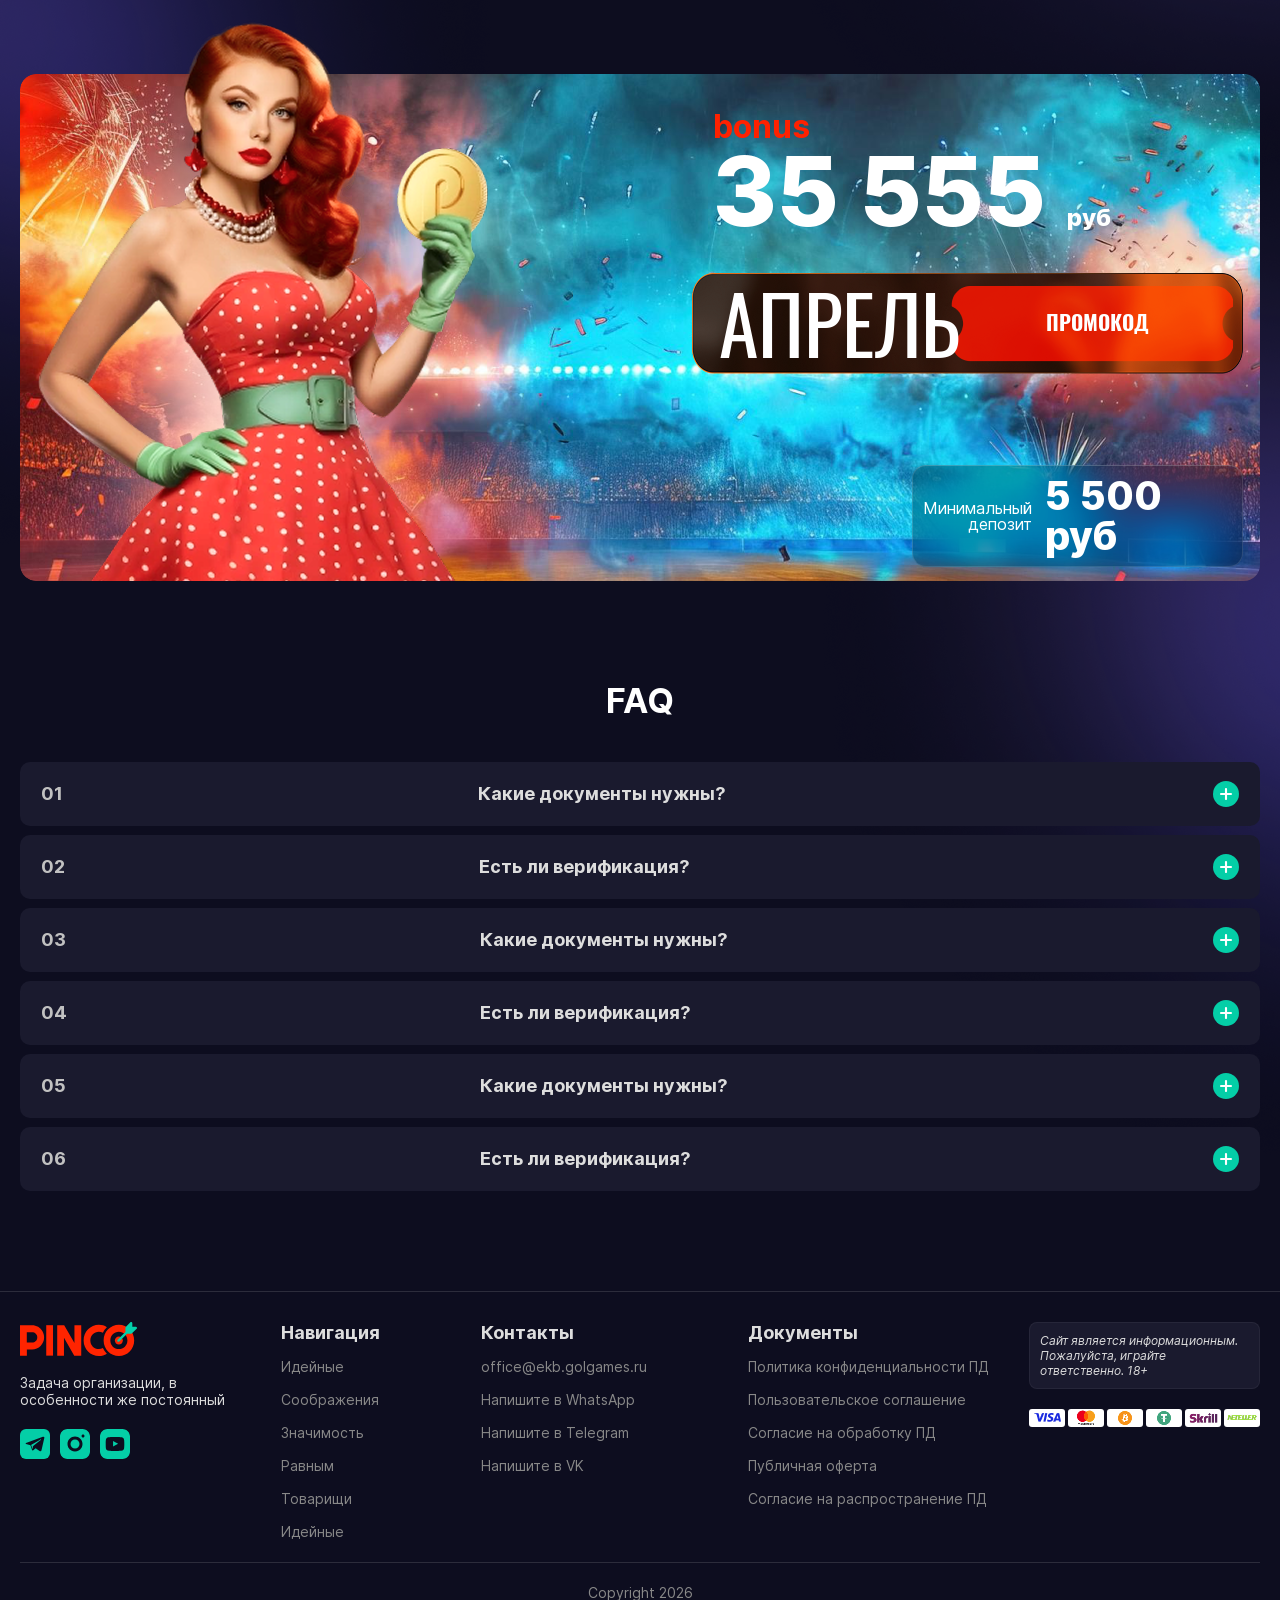
<file: registration.html>
<!DOCTYPE html>
<html lang="ru">
<head>
    <meta charset="UTF-8">
    <meta name="viewport" content="width=device-width, initial-scale=1.0">
    <meta http-equiv="X-UA-Compatible" content="ie=edge">
    <title></title>
    <link rel="stylesheet" href="style.css">
</head>
<body>

<header>
    <div class="container">
        <div class="header-main G-align-center G-justify-between">
            <a href="#" class="logo G-flex"><img src="./assets/img/logo.svg" alt="logo"></a>
            <div class="menu-mobile">
                <nav class="header-menu" aria-label="Главное меню">
                    <ul>
                        <li><a href="#">Главная</a></li>
                        <li><a href="#">Обзор</a></li>
                        <li><a href="#">Регистрация</a></li>
                        <li><a href="#">Бонусы</a></li>
                        <li><a href="#">Приложение</a></li>
                        <li><a href="#">FAQ</a></li>
                    </ul>
                </nav>
                <div class="leng-mobile">
                    <a href="/ru/" hreflang="ru" class="leng-mobile-name">
                        <img src="./assets/img/ru.png" alt="ru"> RU
                    </a>
                    <a href="/en/" hreflang="en" class="leng-mobile-name">
                        <img src="./assets/img/en.png" alt="en"> EN
                    </a>
                    <a href="/az/" hreflang="az" class="leng-mobile-name">
                        <img src="./assets/img/az.png" alt="az"> AZ
                    </a>
                    <a href="/uz/" hreflang="uz" class="leng-mobile-name">
                        <img src="./assets/img/uz.png" alt="uz"> UZ
                    </a>
                    <a href="/pt/" hreflang="pt" class="leng-mobile-name">
                        <img src="./assets/img/pt.png" alt="pt"> PT
                    </a>
                    <a href="/es/" hreflang="es" class="leng-mobile-name">
                        <img src="./assets/img/es.png" alt="es"> ES
                    </a>
                </div>
            </div>


            <div class="header-btn G-align-center">
                <a href="#" class="btn-href game-now-mob">Играть сейчас</a>
                <div class="header-lang">
                    <div class="lang-current">
                        <img src="./assets/img/ru.png" alt="ru"> RU
                    </div>
                    <div class="lang-dropdown">
                        <ul>
                            <li>
                                <a href="/en/" hreflang="en" class="header-lang-item">
                                    <img src="./assets/img/en.png" alt="en"> EN
                                </a>
                            </li>
                            <li>
                                <a href="/az/" hreflang="az" class="header-lang-item">
                                    <img src="./assets/img/az.png" alt="az"> AZ
                                </a>
                            </li>
                            <li>
                                <a href="/tr/" hreflang="tr" class="header-lang-item">
                                    <img src="./assets/img/tr.png" alt="tr"> TR
                                </a>
                            </li>
                            <li>
                                <a href="/uz/" hreflang="uz" class="header-lang-item">
                                    <img src="./assets/img/uz.png" alt="uz"> UZ
                                </a>
                            </li>
                            <li>
                                <a href="/pt/" hreflang="pt" class="header-lang-item">
                                    <img src="./assets/img/pt.png" alt="pt"> PT
                                </a>
                            </li>
                            <li>
                                <a href="/es/" hreflang="es" class="header-lang-item">
                                    <img src="./assets/img/es.png" alt="es"> ES
                                </a>
                            </li>
                        </ul>
                    </div>
                </div>
                <div class="btn-for-desktop G-align-center">
                    <a href="#" class="btn-login">Войти</a>
                    <a href="#" class="btn-href">Зарегистрироваться</a>
                </div>
                <button class="open-menu">
                    <span></span>
                    <span></span>
                    <span></span>
                </button>
            </div>


        </div>
    </div>
</header>

<main>
    <section class="register-main">
        <div class="register-width">
            <div class="container">
                <div class="register-flex G-flex">
                    <div class="register-info G-flex-column G-align-start">
                        <h1>Как зарегистрироваться
                            в Pin-Up Casino</h1>
                        <h3>Займёт 2 минуты — <span>получите бонус на первый депозит</span></h3>
                        <a href="#" class="btn">Зарегистрироваться сейчас</a>
                    </div>
                    <div class="registr-fon">
                        <div class="registr-boxes">
                            <div class="registr-title G-center">
                                <h3>Registration</h3>
                                <i class="icon-closex"></i>
                            </div>
                            <div class="registr-padd G-flex-column">
                                <div class="register-center G-align-center">
                                    <div class="register-email G-center">
                                        Email
                                    </div>
                                    <div class="register-phone G-center">
                                        Phone number
                                    </div>
                                </div>
                                <div class="register-forms G-flex-column">
                                    <div class="register-inp G-align-center">
                                        <span>Enter email address</span>
                                    </div>
                                    <div class="register-inp G-align-center">
                                        <span>Create a password</span>
                                    </div>
                                </div>
                                <div class="register-check G-align-center">
                                    <span class="accept-circle"></span>
                                    <p>I accept the terms and conditions</p>
                                </div>
                                <div class="btn">Register</div>
                            </div>
                        </div>
                    </div>
                </div>
            </div>
            <div class="registr-back-fon">

            </div>
        </div>
    </section>
    <section class="step-instruct-fon margin-blocks">
        <div class="container">
            <h2>Пошаговая инструкция</h2>
            <div class="step-instruct G-flex-wrap">
                <div class="step-instruct-box">
                    <div class="step-instruct-info">
                        <div class="step-instruct-title G-align-start">
                            <span>1.</span><h4> Перейти на сайт по кнопке ниже</h4>
                        </div>
                        <p>Не следует, однако забывать, что консультация с широким активом позволяет </p>
                    </div>
                    <div class="step-instruct-logo ">
                        <img src="./assets/img/www.png" alt="">
                    </div>
                    <div class="step-instruct-form">
                        <span>Welcome to PIN-UP</span>
                        <div class="step-inp">
                            <label>
                                <input type="text" placeholder="www.....">
                            </label>
                        </div>
                        <button class="btn-register">Перейти</button>
                    </div>
                </div>
                <div class="step-instruct-box">
                    <div class="step-instruct-info">
                        <div class="step-instruct-title G-align-start">
                            <span>2.</span><h4>Нажать «Регистрация»</h4>
                        </div>
                        <p>Не следует, однако забывать, что консультация с широким активом позволяет </p>
                    </div>
                    <div class="step-instruct-logo ">
                        <img src="./assets/img/registrat-touch.png" alt="">
                    </div>
                    <div class="step-instruct-form">
                        <span>Registration</span>
                        <div class="step-inp">
                            <label>
                                <input type="text" placeholder="">
                            </label>
                        </div>
                        <button class="btn-black">Registration</button>
                    </div>
                </div>
                <div class="step-instruct-box">
                    <div class="step-instruct-info">
                        <div class="step-instruct-title G-align-start">
                            <span>3.</span><h4> Заполнить <br> форму</h4>
                        </div>
                        <p>Не следует, однако забывать, что консультация с широким активом позволяет </p>
                    </div>
                    <div class="step-instruct-logo ">
                        <img src="./assets/img/out-form.png" alt="">
                    </div>
                    <div class="step-instruct-form">
                        <span>Welcome to PIN-UP</span>
                        <div class="step-inp">
                            <label>
                                <input type="text" placeholder="What is your email">
                            </label>
                        </div>
                        <div class="step-inp-phone step-inp">
                            <div class="step-inp-flag">
                                <img src="./assets/img/ru.png" alt="">
                            </div>
                            <label>
                                <input type="text" id="telephone-form" placeholder="Your phone number" class="mask-phone ">
                            </label>
                        </div>
                    </div>
                </div>
                <div class="step-instruct-box">
                    <div class="step-instruct-info">
                        <div class="step-instruct-title G-align-start">
                            <span>4.</span><h4> Подтвердить аккаунт</h4>
                        </div>
                        <p>Не следует, однако забывать, что консультация с широким активом позволяет </p>
                    </div>
                    <div class="step-instruct-logo ">
                        <img src="./assets/img/Confirm.png" alt="">
                    </div>
                    <div class="step-instruct-form">
                        <span>Activation</span>
                        <div class="step-inp">
                            <label>
                                <input type="text" placeholder="">
                            </label>
                        </div>
                        <button class="btn-black">Confirm</button>
                    </div>
                </div>
                <div class="step-instruct-box">
                    <div class="step-instruct-info">
                        <div class="step-instruct-title G-align-start">
                            <span>5.</span><h4> Пополнить счёт <br> и получить бонус</h4>
                        </div>
                        <p>Не следует, однако забывать, что консультация с широким активом позволяет </p>
                    </div>
                    <div class="step-instruct-logo ">
                        <img src="./assets/img/get-bonus.png" alt="">
                    </div>
                    <div class="step-instruct-form">
                        <span>Top up your account</span>
                        <div class="step-inp">
                            <label>
                                <input type="text" placeholder="Enter amount">
                            </label>
                        </div>
                        <button class="btn-register">Replenish</button>
                    </div>
                </div>

            </div>
        </div>
    </section>
    <section class="bonus-casino-fon margin-blocks">
        <div class="container">
            <div class="bonus-casino-min G-justify-between">
                <div class="bonus-casino-photo G-flex">
                    <img src="./assets/img/bonus-casino.png" alt="">
                </div>
                <div class="bonus-casino-cnt">
                    <div class="bonus-casino-price G-flex-column G-align-start">
                        <span>bonus</span>
                        <strong>35 555 <sub>руб</sub></strong>
                    </div>
                    <div class="promocod G-align-center">
                        <strong>Апрель</strong>
                        <div class="promocod-name G-center">
                            <span>промокод</span>
                        </div>
                    </div>

                    <div class="minimum-deposit G-align-center">
                        <p>Минимальный депозит</p>
                        <strong>5 500 руб</strong>
                    </div>
                </div>
            </div>
        </div>
    </section>
    <section class="faq-register margin-blocks">
        <div class="container">
            <h2>FAQ</h2>
            <div id="accordion" class="accordion G-flex-column">
                <div class="accordion-box">
                    <div class="accordion-click link">
                        <span>01</span>
                        <h4>Какие документы нужны?</h4>
                        <div class="accordion-plus G-center"><i class="icon-plus"></i></div>
                    </div>
                    <div class="submenu">
                        <div class="accordion-text">
                            <p>Принимая во внимание показатели успешности, выбранный нами инновационный путь
                                предоставляет широкие возможности для поставленных обществом задач. Идейные соображения
                                высшего порядка, а также синтетическое тестирование обеспечивает актуальность</p>
                        </div>
                    </div>
                </div>
                <div class="accordion-box">
                    <div class="accordion-click link">
                        <span>02</span>
                        <h4>Есть ли верификация?</h4>
                        <div class="accordion-plus G-center"><i class="icon-plus"></i></div>
                    </div>
                    <div class="submenu">
                        <div class="accordion-text">
                            <p>Принимая во внимание показатели успешности, выбранный нами инновационный путь
                                предоставляет широкие возможности для поставленных обществом задач. Идейные соображения
                                высшего порядка, а также синтетическое тестирование обеспечивает актуальность</p>
                        </div>
                    </div>
                </div>
                <div class="accordion-box">
                    <div class="accordion-click link">
                        <span>03</span>
                        <h4>Какие документы нужны?</h4>
                        <div class="accordion-plus G-center"><i class="icon-plus"></i></div>
                    </div>
                    <div class="submenu">
                        <div class="accordion-text">
                            <p>Принимая во внимание показатели успешности, выбранный нами инновационный путь
                                предоставляет широкие возможности для поставленных обществом задач. Идейные соображения
                                высшего порядка, а также синтетическое тестирование обеспечивает актуальность</p>
                        </div>
                    </div>
                </div>
                <div class="accordion-box">
                    <div class="accordion-click link">
                        <span>04</span>
                        <h4>Есть ли верификация?</h4>
                        <div class="accordion-plus G-center"><i class="icon-plus"></i></div>
                    </div>
                    <div class="submenu">
                        <div class="accordion-text">
                            <p>Принимая во внимание показатели успешности, выбранный нами инновационный путь
                                предоставляет широкие возможности для поставленных обществом задач. Идейные соображения
                                высшего порядка, а также синтетическое тестирование обеспечивает актуальность</p>
                        </div>
                    </div>
                </div>
                <div class="accordion-box">
                    <div class="accordion-click link">
                        <span>05</span>
                        <h4>Какие документы нужны?</h4>
                        <div class="accordion-plus G-center"><i class="icon-plus"></i></div>
                    </div>
                    <div class="submenu">
                        <div class="accordion-text">
                            <p>Принимая во внимание показатели успешности, выбранный нами инновационный путь
                                предоставляет широкие возможности для поставленных обществом задач. Идейные соображения
                                высшего порядка, а также синтетическое тестирование обеспечивает актуальность</p>
                        </div>
                    </div>
                </div>
                <div class="accordion-box">
                    <div class="accordion-click link">
                        <span>06</span>
                        <h4>Есть ли верификация?</h4>
                        <div class="accordion-plus G-center"><i class="icon-plus"></i></div>
                    </div>
                    <div class="submenu">
                        <div class="accordion-text">
                            <p>Принимая во внимание показатели успешности, выбранный нами инновационный путь
                                предоставляет широкие возможности для поставленных обществом задач. Идейные соображения
                                высшего порядка, а также синтетическое тестирование обеспечивает актуальность</p>
                        </div>
                    </div>
                </div>


            </div>
        </div>
    </section>
</main>

<footer class="margin-blocks">
    <div class="container">
        <div class="footer-main G-align-start G-justify-between">
            <div class="footer-head G-flex-column G-align-start">
                <a href="#" class="G-flex"><img src="./assets/img/logo.svg" alt="logo"></a>
                <p>
                    Задача организации, в особенности же постоянный
                </p>
                <div class="social-href G-align-center">
                    <a href="#" target="_blank" class="href-icon">
                        <img src="./assets/img/telegram.svg" alt="telegram">
                    </a>
                    <a href="#" target="_blank" class="href-icon">
                        <img src="./assets/img/instagram.svg" alt="instagram">
                    </a>
                    <a href="#" target="_blank" class="href-icon">
                        <img src="./assets/img/youtube.svg" alt="youtube">
                    </a>
                </div>
            </div>
            <div class="footer-content G-align-start">
                <div class="footer-menu">
                    <div class="opened-menu" onclick="toggleMenu(this)">
                        <h4>Навигация</h4>
                        <i class="caret-down-white"></i>
                    </div>
                    <ul class="menu-list">
                        <li><a href="#">Идейные</a></li>
                        <li><a href="#">Соображения</a></li>
                        <li><a href="#">Значимость</a></li>
                        <li><a href="#">Равным</a></li>
                        <li><a href="#">Товарищи</a></li>
                        <li><a href="#">Идейные</a></li>
                    </ul>
                </div>
                <div class="footer-menu">
                    <div class="opened-menu" onclick="toggleMenu(this)">
                        <h4>Контакты</h4>
                        <i class="caret-down-white"></i>
                    </div>
                    <ul class="menu-list">
                        <li><a href="#">office@ekb.golgames.ru</a></li>
                        <li><a href="#">Напишите в WhatsApp</a></li>
                        <li><a href="#">Напишите в Telegram</a></li>
                        <li><a href="#">Напишите в VK</a></li>
                    </ul>
                </div>
                <div class="footer-menu">
                    <div class="opened-menu" onclick="toggleMenu(this)">
                        <h4>Документы</h4>
                        <i class="caret-down-white"></i>
                    </div>
                    <ul class="menu-list">
                        <li><a href="#">Политика конфиденциальности ПД</a></li>
                        <li><a href="#">Пользовательское соглашение</a></li>
                        <li><a href="#">Согласие на обработку ПД</a></li>
                        <li><a href="#">Публичная оферта </a></li>
                        <li><a href="#">Согласие на распространение ПД</a></li>
                    </ul>
                </div>
            </div>

            <div class="footer-info">
                <div class="site-info">
                    <p>Сайт является информационным. Пожалуйста, играйте ответственно. 18+</p>
                </div>
                <div class="footer-paymnt G-align-center">
                    <div class="footer-logo G-center">
                        <img src="./assets/img/visa.png" alt="visa">
                    </div>
                    <div class="footer-logo G-center">
                        <img src="./assets/img/mastercard.png" alt="mastercard">
                    </div>
                    <div class="footer-logo G-center">
                        <img src="./assets/img/bitcoin.png" alt="bitcoin">
                    </div>
                    <div class="footer-logo G-center">
                        <img src="./assets/img/tbank.png" alt="tbank">
                    </div>
                    <div class="footer-logo G-center">
                        <img src="./assets/img/skrill.png" alt="skrill">
                    </div>
                    <div class="footer-logo G-center">
                        <img src="./assets/img/neteller.png" alt="neteller">
                    </div>
                </div>
            </div>
        </div>
        <div class="copyright G-center">
            <p>Сopyright 2026</p>
        </div>
    </div>
</footer>


<script src="./assets/js/jquery-3.6.4.js"></script>
<script src="https://snipp.ru/cdn/maskedinput/jquery.maskedinput.min.js"></script>
<script src="./assets/js/swiper-bundle.min.js"></script>
<script src="./assets/js/script.js"></script>

</body>
</html>
</file>
<file: style.css>
@import "assets/font/font.css";
@import "assets/css/normalize.css";
@import "assets/css/swiper-bundle.min.css";
@import "assets/css/home.css";
@import "assets/css/header.css";
@import "assets/css/application.css";
@import "assets/css/casino-review.css";
@import "assets/css/register.css";
@import "assets/css/bonuses.css";
@import "assets/css/faq.css";
</file>
